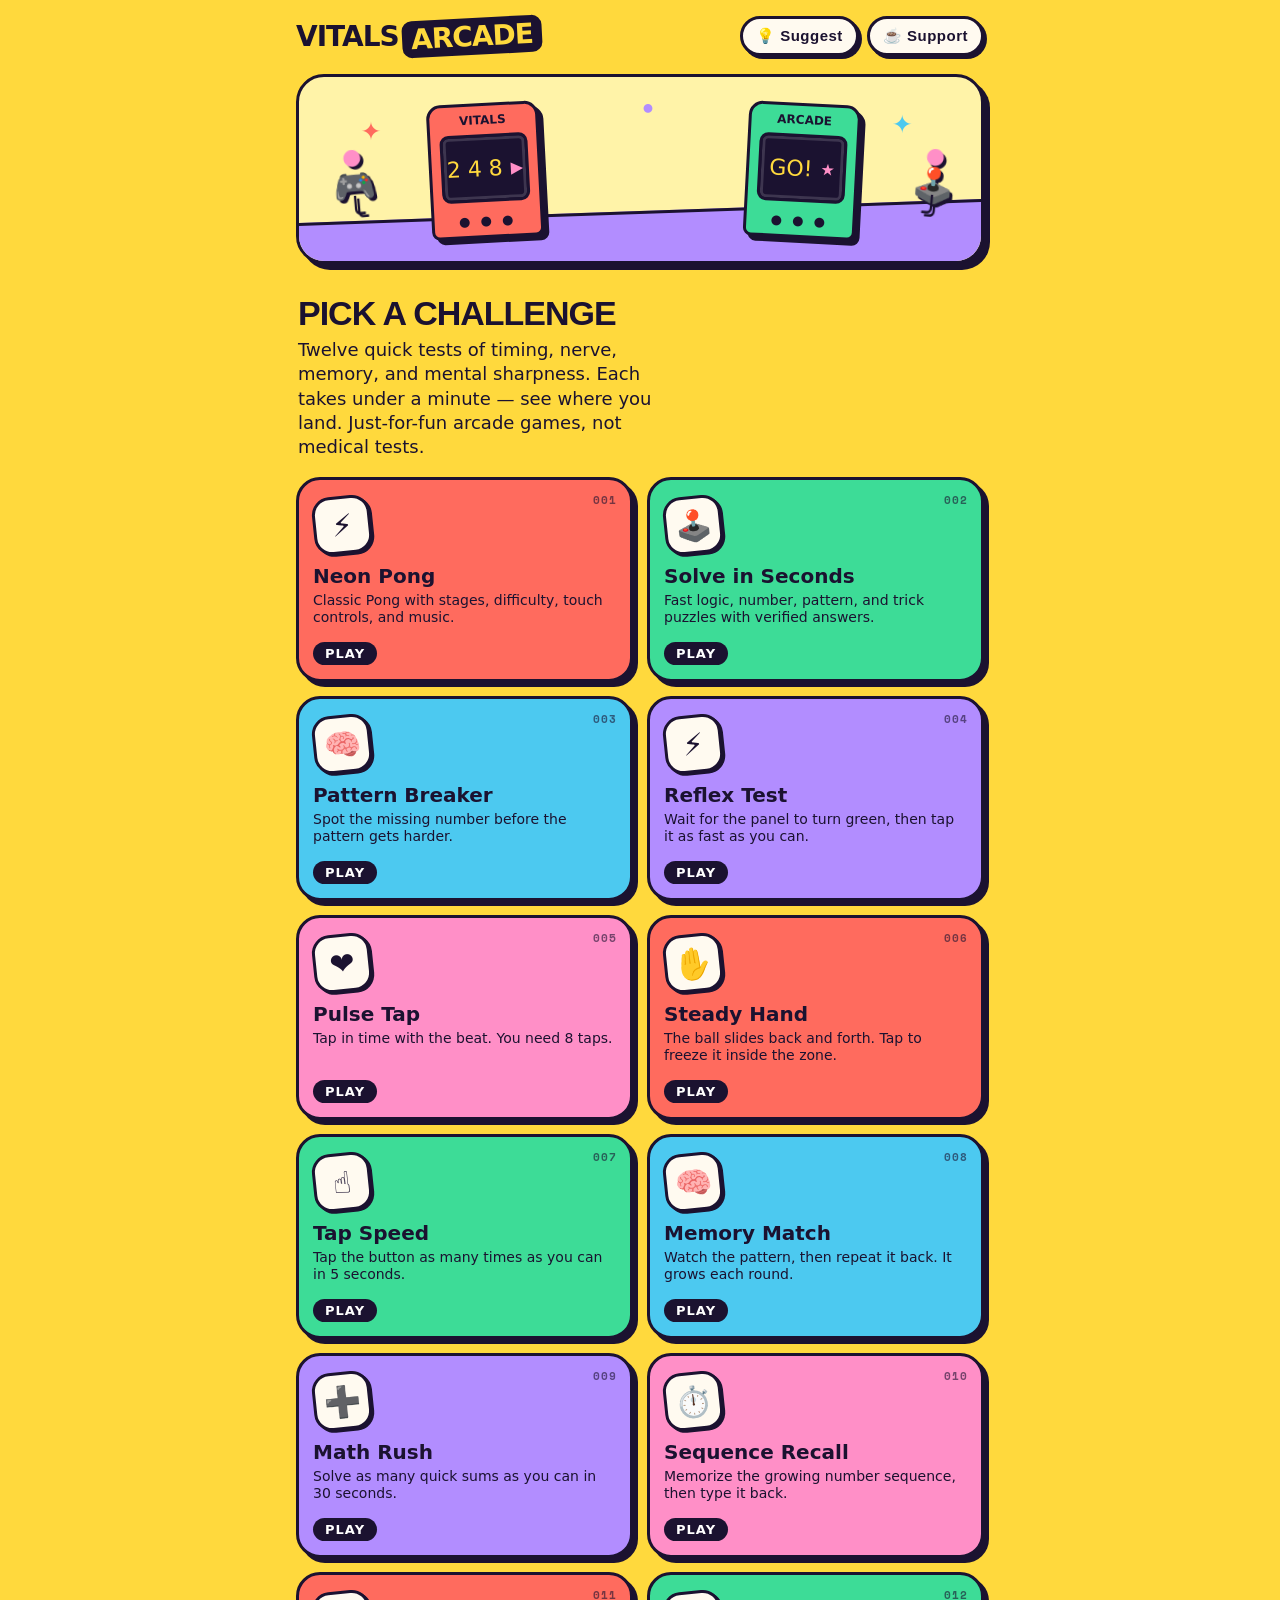
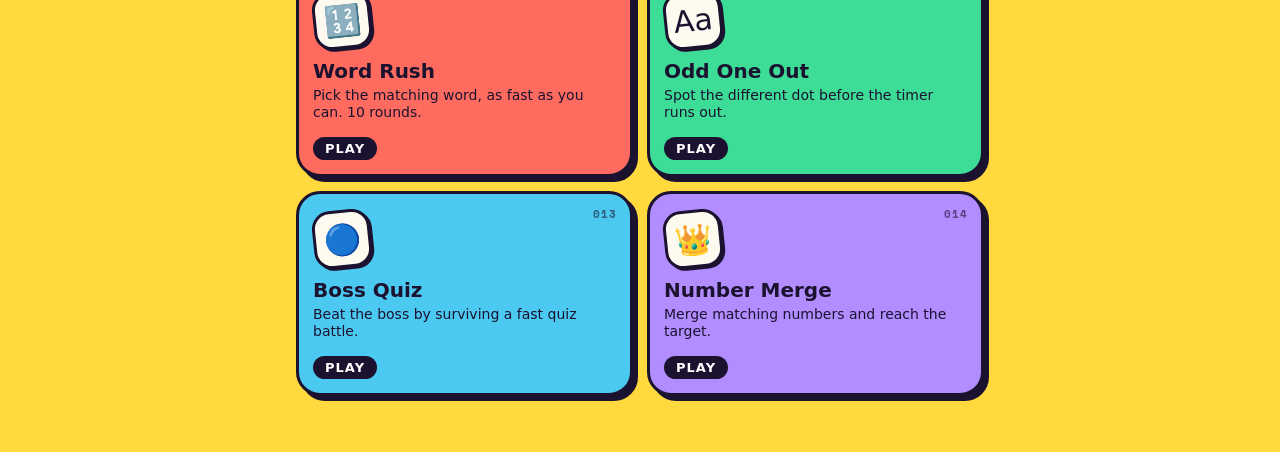
<file: index.html>
<!DOCTYPE html>
<html lang="en">
<head>
<meta charset="UTF-8">
<meta name="viewport" content="width=device-width, initial-scale=1.0, maximum-scale=1, user-scalable=no">
<meta name="base:app_id" content="6a9d0c60eae4ee0ceaa644b9" />
<title>Vitals Arcade</title>
<link rel="preconnect" href="https://fonts.googleapis.com">
<link rel="preconnect" href="https://fonts.gstatic.com" crossorigin>
<link href="https://fonts.googleapis.com/css2?family=Space+Mono:wght@400;700&family=Inter:wght@400;500;600;700;800&display=swap" rel="stylesheet">
<style>
  :root{
    --bg: #0d2130;
    --bg-deep: #081620;
    --panel: #12293b;
    --panel-hi: #17324a;
    --line: #24455c;
    --trace: #8fe3c1;
    --trace-dim: #4d7f74;
    --alert: #ff5a4e;
    --amber: #f2a93b;
    --text: #eaf2f2;
    --muted: #7f98a3;
    --radius: 14px;
  }
  *{box-sizing:border-box;}
  html,body{margin:0;padding:0;}
  body{
    background:
      radial-gradient(1200px 600px at 50% -10%, #123246 0%, var(--bg) 55%, var(--bg-deep) 100%);
    color:var(--text);
    font-family:'Inter',sans-serif;
    min-height:100vh;
    -webkit-font-smoothing:antialiased;
  }
  .mono{font-family:'Space Mono',monospace;}
  button{font-family:inherit;}
  #app{max-width:640px;margin:0 auto;padding:0 18px 60px;min-height:100vh;}

  /* ---------- Top bar / ECG signature ---------- */
  .topbar{padding:22px 2px 10px;}
  .brand-row{display:flex;align-items:baseline;justify-content:space-between;margin-bottom:14px;}
  .brand{
    font-family:'Space Mono',monospace;
    font-weight:700;
    font-size:20px;
    letter-spacing:0.5px;
    color:var(--text);
  }
  .brand span{color:var(--trace);}
  .brand-tag{font-size:11px;color:var(--muted);letter-spacing:1.5px;text-transform:uppercase;}

  .ecg-wrap{
    position:relative;
    height:64px;
    border-radius:10px;
    background:var(--bg-deep);
    border:1px solid var(--line);
    overflow:hidden;
  }
  .ecg-wrap svg{position:absolute;top:0;left:0;width:200%;height:100%;}
  .ecg-line{
    fill:none;
    stroke:var(--trace);
    stroke-width:2;
    stroke-linecap:round;
    stroke-linejoin:round;
    filter:drop-shadow(0 0 4px rgba(143,227,193,0.55));
    animation:ecg-scroll 4.5s linear infinite;
  }
  @keyframes ecg-scroll{
    from{transform:translateX(0);}
    to{transform:translateX(-50%);}
  }
  .ecg-grid{position:absolute;inset:0;
    background-image:
      repeating-linear-gradient(90deg, rgba(143,227,193,0.06) 0 1px, transparent 1px 24px),
      repeating-linear-gradient(0deg, rgba(143,227,193,0.06) 0 1px, transparent 1px 24px);
  }
  @media (prefers-reduced-motion: reduce){
    .ecg-line{animation:none;}
  }

  /* ---------- Hub grid ---------- */
  .hub-intro{margin:22px 2px 16px;}
  .hub-intro h1{font-size:15px;margin:0 0 4px;color:var(--muted);font-weight:600;letter-spacing:.3px;}
  .hub-intro p{margin:0;font-size:13px;color:var(--muted);line-height:1.5;}

  .grid{display:grid;grid-template-columns:1fr 1fr;gap:12px;margin-top:8px;}
  @media (max-width:420px){.grid{grid-template-columns:1fr;}}

  .card{
    background:linear-gradient(180deg, var(--panel-hi), var(--panel));
    border:1px solid var(--line);
    border-radius:var(--radius);
    padding:16px 14px 14px;
    text-align:left;
    cursor:pointer;
    position:relative;
    overflow:hidden;
    transition:transform .15s ease, border-color .15s ease;
    display:flex;flex-direction:column;gap:10px;
    min-height:168px;
  }
  .card:hover{transform:translateY(-2px);border-color:var(--trace-dim);}
  .card:focus-visible{outline:2px solid var(--trace);outline-offset:2px;}
  .card:active{transform:translateY(0);}
  .card-preview{height:52px;border-radius:8px;background:var(--bg-deep);position:relative;overflow:hidden;border:1px solid var(--line);}
  .card-num{
    position:absolute;top:10px;right:12px;
    font-size:10px;color:var(--muted);letter-spacing:1px;
  }
  .card h3{margin:0;font-size:15px;font-weight:700;}
  .card p{margin:0;font-size:12px;color:var(--muted);line-height:1.4;flex-grow:1;}
  .card .go{font-size:11px;color:var(--trace);font-weight:700;letter-spacing:1px;text-transform:uppercase;}

  /* mini previews */
  .mp-dot{position:absolute;width:8px;height:8px;border-radius:50%;background:var(--amber);top:50%;left:50%;transform:translate(-50%,-50%);}
  .mp-track{position:absolute;left:50%;top:6px;bottom:6px;width:2px;background:var(--line);transform:translateX(-50%);}
  .mp-marker{position:absolute;left:50%;width:10px;height:10px;border-radius:50%;background:var(--trace);transform:translate(-50%,-50%);}
  .mp-flash{position:absolute;inset:8px;border-radius:6px;}
  .mp-pulse{position:absolute;left:50%;top:50%;width:14px;height:14px;border-radius:50%;background:var(--alert);transform:translate(-50%,-50%);}
  .mp-bar{position:absolute;left:8px;right:8px;top:50%;height:4px;background:var(--line);border-radius:2px;transform:translateY(-50%);}
  .mp-zone{position:absolute;top:50%;height:14px;width:16%;background:rgba(143,227,193,0.25);border:1px solid var(--trace-dim);border-radius:3px;transform:translateY(-50%);left:42%;}
  .mp-ball{position:absolute;top:50%;width:9px;height:9px;border-radius:50%;background:var(--amber);transform:translate(-50%,-50%);}

  /* ---------- Game view ---------- */
  #game-view{padding-top:10px;}
  .game-header{display:flex;align-items:center;gap:10px;margin:14px 0 6px;}
  .back-btn{
    background:var(--panel);border:1px solid var(--line);color:var(--text);
    width:34px;height:34px;border-radius:9px;font-size:16px;cursor:pointer;
    display:flex;align-items:center;justify-content:center;flex-shrink:0;
  }
  .back-btn:hover{border-color:var(--trace-dim);}
  .game-title{font-size:17px;font-weight:800;margin:0;}
  .game-sub{font-size:12px;color:var(--muted);margin:0 0 18px;line-height:1.5;}

  .stage{
    background:linear-gradient(180deg, var(--panel-hi), var(--panel));
    border:1px solid var(--line);
    border-radius:var(--radius);
    padding:22px 16px;
    min-height:360px;
    display:flex;flex-direction:column;
    align-items:center;justify-content:center;
    gap:22px;
    position:relative;
  }
  .status-pill{
    font-family:'Space Mono',monospace;
    font-size:11px;letter-spacing:1.5px;text-transform:uppercase;
    padding:5px 12px;border-radius:20px;background:var(--bg-deep);
    border:1px solid var(--line);color:var(--muted);
  }
  .status-pill.live{color:var(--alert);border-color:rgba(255,90,78,0.4);}
  .status-pill.go{color:var(--trace);border-color:rgba(143,227,193,0.4);}

  .big-readout{font-family:'Space Mono',monospace;font-size:46px;font-weight:700;letter-spacing:1px;}
  .action-btn{
    font-family:'Inter',sans-serif;font-weight:700;font-size:15px;
    background:var(--trace);color:#062018;border:none;border-radius:12px;
    padding:16px 34px;cursor:pointer;letter-spacing:.3px;
    box-shadow:0 6px 0 var(--trace-dim);
    transition:transform .08s ease, box-shadow .08s ease;
    -webkit-tap-highlight-color:transparent;
    touch-action:none;user-select:none;
  }
  .action-btn:active{transform:translateY(4px);box-shadow:0 2px 0 var(--trace-dim);}
  .action-btn.alt{background:var(--amber);box-shadow:0 6px 0 #9c7222;}
  .action-btn.alt:active{box-shadow:0 2px 0 #9c7222;}
  .action-btn.danger{background:var(--alert);box-shadow:0 6px 0 #a53329;}
  .action-btn.danger:active{box-shadow:0 2px 0 #a53329;}
  .action-btn:disabled{opacity:.4;box-shadow:none;transform:none;cursor:default;}

  .hint{font-size:12px;color:var(--muted);text-align:center;max-width:260px;}

  /* hold track */
  .hold-track-wrap{width:70px;height:230px;display:flex;flex-direction:column;align-items:center;gap:8px;}
  .hold-track{position:relative;width:10px;flex:1;background:var(--bg-deep);border-radius:6px;border:1px solid var(--line);overflow:visible;}
  .hold-zone{position:absolute;left:-30px;width:70px;font-size:9px;color:var(--muted);text-align:right;padding-right:6px;letter-spacing:.5px;}
  .hold-zone-line{position:absolute;left:0;right:0;height:1px;background:var(--line);}
  .hold-fill{position:absolute;bottom:0;left:0;right:0;background:linear-gradient(0deg, var(--trace), var(--amber));border-radius:6px;height:0%;}
  .hold-marker{position:absolute;left:50%;width:20px;height:20px;border-radius:50%;background:var(--text);border:3px solid var(--amber);transform:translate(-50%,50%);bottom:0%;box-shadow:0 0 10px rgba(242,169,59,0.7);}

  /* reflex flash zone */
  .reflex-zone{
    width:220px;height:220px;border-radius:20px;
    display:flex;align-items:center;justify-content:center;
    font-family:'Space Mono',monospace;font-weight:700;font-size:16px;
    text-align:center;padding:20px;cursor:pointer;
    transition:background .05s ease;
    user-select:none;-webkit-tap-highlight-color:transparent;
  }
  .reflex-wait{background:var(--bg-deep);color:var(--muted);border:2px dashed var(--line);}
  .reflex-go{background:var(--trace);color:#062018;border:2px solid var(--trace);}
  .reflex-early{background:var(--alert);color:#2a0805;border:2px solid var(--alert);}

  /* pulse */
  .pulse-circle{
    width:120px;height:120px;border-radius:50%;
    background:radial-gradient(circle at 35% 30%, #ff8478, var(--alert));
    box-shadow:0 0 0 6px rgba(255,90,78,0.15);
    transition:transform .08s ease;
  }
  .pulse-taplog{display:flex;gap:6px;flex-wrap:wrap;justify-content:center;max-width:280px;}
  .taplog-chip{font-family:'Space Mono',monospace;font-size:11px;padding:4px 8px;border-radius:6px;background:var(--bg-deep);border:1px solid var(--line);color:var(--muted);}
  .taplog-chip.good{color:var(--trace);border-color:var(--trace-dim);}
  .taplog-chip.bad{color:var(--alert);border-color:rgba(255,90,78,0.4);}

  /* steady hand */
  .sh-bar-wrap{width:100%;max-width:320px;}
  .sh-bar{position:relative;height:14px;background:var(--bg-deep);border-radius:8px;border:1px solid var(--line);margin-bottom:24px;}
  .sh-zone{position:absolute;top:-4px;bottom:-4px;background:rgba(143,227,193,0.22);border:1px solid var(--trace-dim);border-radius:6px;}
  .sh-ball{position:absolute;top:50%;width:24px;height:24px;border-radius:50%;background:var(--amber);border:3px solid var(--text);transform:translate(-50%,-50%);box-shadow:0 0 10px rgba(242,169,59,0.6);}

  /* results */
  .result-wrap{display:flex;flex-direction:column;align-items:center;gap:10px;text-align:center;}
  .result-tier{font-family:'Space Mono',monospace;font-size:28px;font-weight:700;color:var(--trace);}
  .result-metric{font-size:13px;color:var(--muted);}
  .result-metric b{color:var(--text);font-family:'Space Mono',monospace;}
  .btn-row{display:flex;gap:10px;margin-top:6px;}
  .action-btn.small{padding:11px 20px;font-size:13px;}
  .ghost-btn{
    background:transparent;border:1px solid var(--line);color:var(--muted);
    padding:11px 20px;border-radius:12px;font-size:13px;font-weight:600;cursor:pointer;
  }
  .ghost-btn:hover{color:var(--text);border-color:var(--trace-dim);}

  /* ---------- Support / donate ---------- */
  .support-btn{
    background:transparent;border:1px solid var(--line);color:var(--muted);
    font-size:11px;letter-spacing:.5px;padding:7px 12px;border-radius:20px;
    cursor:pointer;display:flex;align-items:center;gap:6px;white-space:nowrap;
  }
  .support-btn:hover{color:var(--amber);border-color:var(--amber);}

  .tab-row{display:flex;gap:8px;width:100%;max-width:320px;}
  .tab-btn{
    flex:1;background:var(--bg-deep);border:1px solid var(--line);color:var(--muted);
    font-size:12px;font-weight:700;letter-spacing:.3px;padding:10px 6px;border-radius:9px;
    cursor:pointer;
  }
  .tab-btn.active{color:var(--bg-deep);background:var(--trace);border-color:var(--trace);}

  .support-panel{width:100%;display:flex;flex-direction:column;align-items:center;gap:16px;}
  .donate-link-btn{
    display:inline-flex;align-items:center;justify-content:center;gap:8px;
    width:100%;max-width:280px;text-decoration:none;
    font-weight:700;font-size:14px;border-radius:12px;padding:14px 18px;
    color:#062018;box-shadow:0 6px 0 rgba(0,0,0,0.25);
  }
  .donate-link-btn.paystack{background:#00c3f3;color:#04222b;box-shadow:0 6px 0 #0a8ba8;}
  .donate-link-btn:active{transform:translateY(3px);box-shadow:none;}

  .wallet-card{
    width:100%;background:var(--bg-deep);border:1px solid var(--line);border-radius:12px;
    padding:14px;display:flex;flex-direction:column;align-items:center;gap:10px;
  }
  .wallet-label{font-size:11px;letter-spacing:1px;color:var(--muted);text-transform:uppercase;}
  .wallet-qr{width:120px;height:120px;border-radius:8px;background:#fff;padding:6px;}
  .wallet-addr-row{display:flex;align-items:center;gap:8px;width:100%;}
  .wallet-addr{
    flex:1;font-family:'Space Mono',monospace;font-size:11px;color:var(--text);
    background:var(--panel);border:1px solid var(--line);border-radius:8px;
    padding:8px 10px;overflow:hidden;text-overflow:ellipsis;white-space:nowrap;
  }
  .copy-btn{
    background:var(--panel);border:1px solid var(--line);color:var(--trace);
    font-size:11px;font-weight:700;padding:8px 10px;border-radius:8px;cursor:pointer;flex-shrink:0;
  }
  .copy-btn:hover{border-color:var(--trace);}
  .copy-btn.copied{background:var(--trace);color:var(--bg-deep);border-color:var(--trace);}

  /* balance test */
  .bal-zone{
    width:160px;height:160px;border-radius:50%;
    background:var(--bg-deep);border:2px dashed var(--line);
    display:flex;align-items:center;justify-content:center;position:relative;
    touch-action:none;-webkit-tap-highlight-color:transparent;
  }
  .bal-zone.active{border-color:var(--trace);}
  .bal-dot{width:28px;height:28px;border-radius:50%;background:var(--trace);box-shadow:0 0 12px rgba(143,227,193,0.6);}
  .bal-ring{
    position:absolute;inset:0;border-radius:50%;
    background:conic-gradient(var(--trace) calc(var(--p,0)*1%), transparent 0);
    -webkit-mask:radial-gradient(farthest-side, transparent calc(100% - 5px), #000 calc(100% - 4px));
    mask:radial-gradient(farthest-side, transparent calc(100% - 5px), #000 calc(100% - 4px));
  }

  /* tap speed */
  .tap-count{font-family:'Space Mono',monospace;font-size:64px;font-weight:700;line-height:1;}
  .tap-target{
    width:180px;height:180px;border-radius:50%;
    background:var(--amber);color:#3a2a05;
    display:flex;align-items:center;justify-content:center;
    font-weight:800;font-size:16px;letter-spacing:.5px;
    box-shadow:0 8px 0 #9c7222;
    cursor:pointer;user-select:none;-webkit-tap-highlight-color:transparent;touch-action:none;
  }
  .tap-target:active{transform:translateY(6px);box-shadow:0 2px 0 #9c7222;}

  /* memory */
  .mem-grid{display:grid;grid-template-columns:1fr 1fr;gap:10px;width:200px;height:200px;}
  .mem-tile{border-radius:12px;border:1px solid var(--line);cursor:pointer;transition:filter .1s ease, transform .06s ease;}
  .mem-tile:active{transform:scale(0.96);}
  .mem-tile.t0{background:#1c4a68;} .mem-tile.t1{background:#5c3a12;} .mem-tile.t2{background:#5c1f1a;} .mem-tile.t3{background:#1f4a3d;}
  .mem-tile.lit.t0{background:#3fa9df;} .mem-tile.lit.t1{background:var(--amber);} .mem-tile.lit.t2{background:var(--alert);} .mem-tile.lit.t3{background:var(--trace);}
  .mem-level{font-family:'Space Mono',monospace;font-size:13px;color:var(--muted);}

  /* breathing */
  .breathe-circle{
    width:140px;height:140px;border-radius:50%;
    background:radial-gradient(circle at 35% 30%, #a9f0d8, var(--trace));
    transform:scale(0.7);
    transition:transform 4s ease-in-out;
    box-shadow:0 0 0 8px rgba(143,227,193,0.12);
  }
  .breathe-label{font-family:'Space Mono',monospace;font-size:15px;letter-spacing:2px;color:var(--trace);text-transform:uppercase;}
  .breathe-cycles{font-size:12px;color:var(--muted);}
  .mood-row{display:flex;gap:8px;}
  .mood-btn{
    background:var(--bg-deep);border:1px solid var(--line);color:var(--text);
    font-size:12px;padding:9px 14px;border-radius:10px;cursor:pointer;
  }
  .mood-btn:hover{border-color:var(--trace);}

  /* ---------- Feedback / suggestions ---------- */
  .suggest-btn{
    background:transparent;border:1px solid var(--line);color:var(--muted);
    font-size:11px;letter-spacing:.5px;padding:7px 12px;border-radius:20px;
    cursor:pointer;display:flex;align-items:center;gap:6px;white-space:nowrap;
  }
  .suggest-btn:hover{color:var(--trace);border-color:var(--trace);}
  .icon-btn-row{display:flex;gap:8px;}

  .feedback-form{width:100%;display:flex;flex-direction:column;gap:12px;}
  .feedback-form label{font-size:11px;color:var(--muted);letter-spacing:.5px;text-transform:uppercase;display:block;margin-bottom:6px;}
  .feedback-form input, .feedback-form textarea{
    width:100%;background:var(--bg-deep);border:1px solid var(--line);border-radius:10px;
    color:var(--text);font-family:'Inter',sans-serif;font-size:13px;padding:11px 12px;resize:vertical;
  }
  .feedback-form input:focus, .feedback-form textarea:focus{outline:none;border-color:var(--trace);}
  .feedback-form textarea{min-height:100px;}
  .feedback-status{font-size:12px;color:var(--trace);text-align:center;min-height:16px;}
  .feedback-status.error{color:var(--alert);}

  .gform-embed{
    width:100%;
    min-height:520px;
    border:none;
    border-radius:10px;
    background:#fff;
  }

  /* math rush */
  .mr-problem{font-family:'Space Mono',monospace;font-size:44px;font-weight:700;letter-spacing:1px;}
  .mr-input-row{display:flex;gap:10px;align-items:center;}
  .mr-input{
    width:120px;font-family:'Space Mono',monospace;font-size:26px;text-align:center;
    background:var(--bg-deep);border:2px solid var(--line);border-radius:10px;color:var(--text);
    padding:10px 6px;
  }
  .mr-input:focus{outline:none;border-color:var(--trace);}
  .mr-stats{display:flex;gap:18px;font-family:'Space Mono',monospace;font-size:13px;color:var(--muted);}
  .mr-stats b{color:var(--trace);}

  /* sequence recall */
  .sq-display{font-family:'Space Mono',monospace;font-size:52px;font-weight:700;letter-spacing:8px;color:var(--amber);min-height:64px;}
  .sq-input{
    width:220px;font-family:'Space Mono',monospace;font-size:24px;text-align:center;letter-spacing:6px;
    background:var(--bg-deep);border:2px solid var(--line);border-radius:10px;color:var(--text);
    padding:10px 6px;
  }
  .sq-input:focus{outline:none;border-color:var(--trace);}

  /* word rush */
  .wr-mode{font-family:'Space Mono',monospace;font-size:12px;letter-spacing:1.5px;color:var(--amber);text-transform:uppercase;}
  .wr-word{font-size:38px;font-weight:800;}
  .wr-options{display:grid;grid-template-columns:1fr 1fr;gap:10px;width:100%;max-width:320px;}
  .wr-opt{
    background:var(--bg-deep);border:1px solid var(--line);border-radius:10px;color:var(--text);
    font-size:15px;font-weight:600;padding:14px 8px;cursor:pointer;
  }
  .wr-opt:active{transform:scale(0.97);}
  .wr-opt.correct{background:var(--trace);color:var(--bg-deep);border-color:var(--trace);}
  .wr-opt.wrong{background:var(--alert);color:#2a0805;border-color:var(--alert);}

  /* odd one out */
  .oo-grid{display:grid;grid-template-columns:repeat(4,1fr);gap:10px;width:260px;}
  .oo-cell{
    aspect-ratio:1;border-radius:10px;background:var(--bg-deep);border:1px solid var(--line);
    display:flex;align-items:center;justify-content:center;cursor:pointer;
  }
  .oo-dot{width:34%;height:34%;border-radius:50%;background:#3fa9df;}
  .oo-dot.odd{background:#8fe3c1;}
  .oo-timerbar{width:100%;max-width:260px;height:6px;background:var(--bg-deep);border-radius:3px;overflow:hidden;border:1px solid var(--line);}
  .oo-timerfill{height:100%;background:var(--amber);width:100%;}

  [hidden]{display:none !important;}
/* VITALS ARCADE 2026 CARTOON SKIN */
:root{
  --bg:#ffd93d;--bg-deep:#ffe66d;--panel:#fffaf0;--panel-hi:#ffffff;
  --line:#1b1230;--trace:#1b1230;--trace-dim:#1b1230;
  --alert:#ff6b5e;--amber:#ffb703;--text:#1b1230;--muted:#5b506f;
  --radius:24px;
}
html,body{background:var(--bg);color:var(--text);}
body{font-family:"Fredoka","Trebuchet MS",ui-rounded,system-ui,sans-serif;font-weight:500;}
#app{max-width:720px;padding:16px 16px 56px;}
.topbar{padding:0 0 4px;}
.brand-row{align-items:center;margin-bottom:18px;}
.brand{font-family:"Fredoka",ui-rounded,system-ui,sans-serif;font-size:28px;letter-spacing:-1px;color:var(--ink,var(--text));}
.brand span{background:var(--text);color:var(--bg);padding:2px 9px;border-radius:10px;display:inline-block;transform:rotate(-3deg);margin-left:3px;}
.suggest-btn,.support-btn{font:600 15px "Fredoka",sans-serif;color:var(--text);background:var(--panel);border:3px solid var(--text);box-shadow:3px 3px 0 var(--text);padding:8px 13px;border-radius:99px;}
.suggest-btn:active,.support-btn:active{transform:translate(3px,3px);box-shadow:none;}
.arcade-scene{height:190px;margin:4px 0 20px;position:relative;overflow:hidden;border:3px solid var(--text);border-radius:28px;background:#fff3a8;box-shadow:6px 6px 0 var(--text);}
.scene-floor{position:absolute;left:-5%;right:-5%;bottom:-22px;height:72px;background:#b28dff;border-top:3px solid var(--text);transform:rotate(-2deg);}
.scene-cabinet{position:absolute;width:112px;height:135px;bottom:23px;border:3px solid var(--text);border-radius:14px 14px 8px 8px;background:#ff6b5e;box-shadow:5px 5px 0 var(--text);z-index:2;transform:rotate(-3deg);}
.cabinet-a{left:19%;}.cabinet-b{right:18%;background:#3ddc97;transform:rotate(3deg);}
.cab-top{text-align:center;font-weight:700;font-size:12px;padding:7px 4px 3px;}
.screen{margin:4px 9px;height:68px;border:3px solid var(--text);border-radius:9px;background:#1b1230;color:#ffd93d;display:flex;align-items:center;justify-content:center;gap:8px;font-size:22px;box-shadow:inset 0 0 0 3px rgba(255,255,255,.15);}
.screen b{font-size:16px;color:#ff8fc7;}
.controls{text-align:center;font-size:13px;letter-spacing:3px;padding-top:7px;}
.scene-player{position:absolute;z-index:3;font-size:30px;text-align:center;filter:drop-shadow(3px 3px 0 var(--text));}
.player-a{left:5%;bottom:38px;transform:rotate(-5deg);animation:bob .9s ease-in-out infinite alternate;}
.player-b{right:4%;bottom:39px;transform:rotate(5deg);animation:bob 1.05s ease-in-out infinite alternate-reverse;}
.scene-player .head{font-size:22px;line-height:20px;color:#ff8fc7;}
.scene-player .body{font-size:34px;line-height:38px;}
.scene-player .arm{font-size:30px;line-height:18px;}
.scene-spark{position:absolute;font-size:25px;font-weight:700;z-index:4;animation:pop 1.2s ease-in-out infinite alternate;}
.s1{left:9%;top:22%;color:#ff6b5e}.s2{right:10%;top:18%;color:#4cc9f0;animation-delay:.35s}.s3{left:50%;top:10%;color:#b28dff;animation-delay:.7s}
@keyframes bob{from{transform:translateY(2px) rotate(-4deg)}to{transform:translateY(-5px) rotate(4deg)}}@keyframes pop{from{transform:scale(.8) rotate(-8deg);opacity:.6}to{transform:scale(1.15) rotate(8deg);opacity:1}}
.hub-intro{margin:8px 2px 18px;}
.hub-intro h1{font-family:"Fredoka",sans-serif;font-size:34px;line-height:1;margin:0 0 8px;color:var(--text);letter-spacing:-1px;}
.hub-intro p{font-size:18px;color:var(--text);line-height:1.35;max-width:34ch;}
.grid{grid-template-columns:repeat(2,1fr);gap:14px;margin-top:8px;}
.card{--c:#ff6b5e;background:var(--c);border:3px solid var(--text);border-radius:24px;padding:14px;min-height:205px;box-shadow:5px 5px 0 var(--text);color:var(--text);transition:transform .12s,box-shadow .12s;display:flex;flex-direction:column;align-items:flex-start;gap:5px;overflow:hidden;}
.card:hover{transform:translate(-2px,-2px) rotate(-1deg);box-shadow:8px 8px 0 var(--text);border-color:var(--text);}
.card.c1{--c:#ff6b5e}.card.c2{--c:#3ddc97}.card.c3{--c:#4cc9f0}.card.c4{--c:#b28dff}.card.c5{--c:#ff8fc7}
.card-num{position:absolute;right:13px;top:12px;font-size:11px;font-weight:700;color:var(--text);opacity:.6;}
.ico{width:58px;height:58px;display:grid;place-items:center;font-size:30px;background:var(--panel);border:3px solid var(--text);border-radius:18px;transform:rotate(-6deg);margin:2px 0 7px;box-shadow:2px 2px 0 var(--text);}
.card-name{font-size:20px;font-weight:700;line-height:1.05;text-align:left;}
.card-desc{font-size:14px;line-height:1.2;flex:1;text-align:left;}
.card .go{font-size:13px;font-weight:700;background:var(--text);color:#fff;padding:4px 12px;border-radius:99px;margin-top:4px;}
.card-preview{display:none;}
@media(max-width:420px){.grid{grid-template-columns:1fr 1fr;gap:11px}.card{min-height:190px;padding:12px}.card-name{font-size:18px}.card-desc{font-size:13px}.ico{width:52px;height:52px;font-size:27px}}
@media(max-width:360px){.grid{grid-template-columns:1fr}.card{min-height:178px}}
.game-header{margin-top:10px}.back-btn{background:var(--panel);border:3px solid var(--text);color:var(--text);box-shadow:3px 3px 0 var(--text);border-radius:12px;}
.stage{background:var(--panel);border:3px solid var(--text);border-radius:24px;box-shadow:5px 5px 0 var(--text);}
.action-btn{background:var(--mint,#3ddc97);color:var(--text);border:3px solid var(--text);box-shadow:0 5px 0 var(--text);border-radius:14px;}
.action-btn.alt{background:#ffb703;box-shadow:0 5px 0 var(--text)}.action-btn.danger{background:#ff6b5e;box-shadow:0 5px 0 var(--text)}
.status-pill,.ghost-btn,.tab-btn,.mood-btn{border:2px solid var(--text);color:var(--text);background:var(--bg-deep);}
@media(prefers-reduced-motion:reduce){.scene-player,.scene-spark{animation:none!important;}}
</style>
</head>
<body>
<div id="app">

  <div class="topbar">
    <div class="brand-row">
      <div class="brand">VITALS<span>ARCADE</span></div>
      <div class="icon-btn-row">
        <button class="suggest-btn" id="suggest-btn">&#128161; Suggest</button>
        <button class="support-btn" id="support-btn">&#9749; Support</button>
      </div>
    </div>
    <div class="arcade-scene" aria-label="Cartoon arcade scene showing people playing games">
      <div class="scene-spark s1">✦</div><div class="scene-spark s2">✦</div><div class="scene-spark s3">•</div>
      <div class="scene-player player-a"><div class="head">●</div><div class="body">🎮</div><div class="arm">╰</div></div>
      <div class="scene-player player-b"><div class="head">●</div><div class="body">🕹️</div><div class="arm">╯</div></div>
      <div class="scene-cabinet cabinet-a"><div class="cab-top">VITALS</div><div class="screen"><span>2 4 8</span><b>▶</b></div><div class="controls">● ● ●</div></div>
      <div class="scene-cabinet cabinet-b"><div class="cab-top">ARCADE</div><div class="screen"><span>GO!</span><b>★</b></div><div class="controls">● ● ●</div></div>
      <div class="scene-floor"></div>
    </div>
  </div>

  <!-- HUB -->
  <main id="hub">
    <div class="hub-intro">
      <h1>PICK A CHALLENGE</h1>
      <p>Twelve quick tests of timing, nerve, memory, and mental sharpness. Each takes under a minute &mdash; see where you land. Just-for-fun arcade games, not medical tests.</p>
    </div>
    <div class="grid" id="hub-grid"></div>
  </main>

  <!-- GAME VIEW -->
  <main id="game-view" hidden>
    <div class="game-header">
      <button class="back-btn" id="back-btn" aria-label="Back to hub">&#8592;</button>
      <div>
        <p class="game-title" id="game-title"></p>
      </div>
    </div>
    <p class="game-sub" id="game-sub"></p>
    <div class="stage" id="stage"></div>
  </main>

  <!-- SUPPORT / DONATE VIEW -->
  <main id="support-view" hidden>
    <div class="game-header">
      <button class="back-btn" id="support-back-btn" aria-label="Back to hub">&#8592;</button>
      <div>
        <p class="game-title">Buy me a coffee</p>
      </div>
    </div>
    <p class="game-sub">If you enjoyed the arcade, a tip keeps the lights on. Pick a method below.</p>
    <div class="stage" id="support-stage" style="min-height:auto;padding:24px 16px;"></div>
  </main>

  <!-- SUGGEST / FEEDBACK VIEW -->
  <main id="suggest-view" hidden>
    <div class="game-header">
      <button class="back-btn" id="suggest-back-btn" aria-label="Back to hub">&#8592;</button>
      <div>
        <p class="game-title">Suggest a game</p>
      </div>
    </div>
    <p class="game-sub">Got an idea for a new mini-game, or feedback on this one? Send it over.</p>
    <div class="stage" id="suggest-stage" style="min-height:auto;padding:24px 16px;"></div>
  </main>

</div>

<script>
(function(){
  "use strict";

  /* ============================================================
     DONATE CONFIG — edit these with your own details.
     ============================================================ */
  var DONATE = {
    // A Paystack Payment Page URL, created in the Paystack dashboard
    // (Revenue -> Payment Pages -> Create page).
    paystackLink: 'https://paystack.shop/pay/lpns5l4iqe',
    // Binance Pay "scan to pay" details.
    // Your QR code is embedded below as image data, so no separate file
    // upload is needed. To replace it later: open Binance app -> Wallet ->
    // Pay -> Receive, save the new QR image, base64-encode it, and swap
    // the qrImage value for a new 'data:image/png;base64,...' string.
    binance: {
      qrImage: '[data-uri]',
      binancePayId: 'Blockchain enthusiastic'
    }
  };

  var hubGrid = document.getElementById('hub-grid');
  var hub = document.getElementById('hub');
  var gameView = document.getElementById('game-view');
  var supportView = document.getElementById('support-view');
  var supportStage = document.getElementById('support-stage');
  var stage = document.getElementById('stage');
  var gameTitleEl = document.getElementById('game-title');
  var gameSubEl = document.getElementById('game-sub');
  var backBtn = document.getElementById('back-btn');
  var supportBtn = document.getElementById('support-btn');
  var supportBackBtn = document.getElementById('support-back-btn');
  var suggestView = document.getElementById('suggest-view');
  var suggestStage = document.getElementById('suggest-stage');
  var suggestBtn = document.getElementById('suggest-btn');
  var suggestBackBtn = document.getElementById('suggest-back-btn');

  var activeGame = null;
  var rafHandles = [];

  function raf(fn){ var id = requestAnimationFrame(fn); rafHandles.push(id); return id; }
  function clearRafs(){ rafHandles.forEach(cancelAnimationFrame); rafHandles = []; }

  // simple beep via WebAudio, created lazily on first user gesture
  var audioCtx = null;
  function beep(freq, dur, vol){
    try{
      if(!audioCtx) audioCtx = new (window.AudioContext || window.webkitAudioContext)();
      var o = audioCtx.createOscillator();
      var g = audioCtx.createGain();
      o.frequency.value = freq || 880;
      o.type = 'sine';
      g.gain.value = vol || 0.05;
      o.connect(g); g.connect(audioCtx.destination);
      o.start();
      g.gain.exponentialRampToValueAtTime(0.0001, audioCtx.currentTime + (dur||0.08));
      o.stop(audioCtx.currentTime + (dur||0.08) + 0.02);
    }catch(e){ /* audio not available, ignore */ }
  }

  /* ============================================================
     FEEDBACK CONFIG — edit these with your own details.
     ============================================================ */
  var FEEDBACK = {
    // Optional: a Google Form URL (the normal "share" link, ending in
    // /viewform). If set, the Suggest panel embeds this form directly
    // instead of the built-in text box. Leave blank to skip this.
    googleFormUrl: 'https://docs.google.com/forms/d/e/1FAIpQLSf6rx-rm2kCUl36cTE6CDkkmU9MrS4kj-x73M6QfCuj1lAuEw/viewform',
    // Optional: a Formspree endpoint (formspree.io/f/xxxxxxx) or similar
    // form-backend URL that accepts a JSON POST. Only used if
    // googleFormUrl above is blank. Leave both blank to fall back to
    // opening the visitor's email client instead.
    endpoint: '',
    // Fallback email address used when neither option above is set.
    email: 'you@example.com'
  };

  /* ============================================================
     TIPS — short, non-medical suggestions shown after each result.
     Keyed by game id, then by tier name.
     ============================================================ */
  var TIPS = {
    default: 'Nice run. Try another game to see how you do.',
    hold: {
      NOVICE: 'Short holds are common when you\u2019re tense. A slow four-count breath before you start can help.',
      CONTENDER: 'Solid. Relaxing your shoulders before you hold tends to buy a few extra seconds.',
      ATHLETE: 'Strong hold. The Breathing Pacer is a good way to cool down after this one.',
      FREEDIVER: 'Excellent control. See if that steadiness carries over to the Balance Test.'
    },
    reflex: {
      LIGHTNING: 'Fast. Reaction time is naturally quicker earlier in the day \u2014 try again later and compare.',
      QUICK: 'Above average. Fatigue and distraction are the biggest things that slow this down.',
      AVERAGE: 'Right in the typical range. A short break and another attempt often shaves off time.',
      SLUGGISH: 'Reaction time dips with tiredness or a busy mind \u2014 worth another go when you\u2019re fresh.'
    },
    pulse: {
      METRONOME: 'Excellent internal timing. Musicians and athletes both lean on this skill.',
      'IN THE POCKET': 'Good rhythm sense. A few practice rounds usually tightens this further.',
      'OFF-BEAT': 'Timing wandered a bit \u2014 try focusing on the sound of the beat rather than watching the circle.',
      ARRHYTHMIC: 'Rhythm takes practice. Try counting "1-2-3-4" quietly along with the pulse next time.'
    },
    steady: {
      BULLSEYE: 'Dead on. Your timing and read on speed are both sharp.',
      SHARP: 'Close call. Watching the zone rather than the ball itself can help you anticipate.',
      SHAKY: 'A bit early or late \u2014 try tracking the rhythm of the motion instead of reacting.',
      MISS: 'Timing games take a few tries to click \u2014 give it another shot.'
    },
    balance: {
      'ROCK STEADY': 'Very still hands. That kind of control helps with anything fine-motor, from drawing to surgery jokes aside.',
      STEADY: 'Good control. Resting your elbow or arm can steady things even more.',
      SHAKY: 'A little wobble is normal \u2014 caffeine, cold, and fatigue all add tremor.',
      JITTERY: 'Hands are naturally less steady when tired or wired \u2014 try again after a short rest.'
    },
    tapspeed: {
      BLUR: 'Very fast tapping \u2014 your finger speed is well above average.',
      RAPID: 'Quick hands. Consistent tapping speed tends to beat all-out bursts.',
      QUICK: 'Solid pace. Relaxing your wrist rather than tensing it usually speeds this up.',
      CASUAL: 'Steady and unhurried. Try tapping with a lighter touch for more speed.'
    },
    memory: {
      SAVANT: 'Outstanding recall \u2014 that\u2019s a long sequence to hold in short-term memory.',
      'STEEL TRAP': 'Strong working memory. Grouping the pattern into chunks tends to help push it further.',
      SHARP: 'Solid recall. Saying the sequence out loud in your head as it plays can extend this.',
      NOVICE: 'Short-term memory for sequences varies a lot day to day \u2014 try again when you\u2019re less distracted.'
    },
    breathing: {
      DONE: 'Nice reset. A minute of paced breathing can take the edge off a stressful moment.'
    },
    mathrush: {
      'WARMING UP': 'Mental math is a use-it-or-lose-it skill \u2014 a few rounds a day sharpens it fast.',
      SHARP: 'Solid pace. Rounding numbers before calculating exactly tends to speed this up.',
      CALCULATOR: 'Quick hands and a quick mind. Try Sequence Recall to test a different kind of memory.',
      'HUMAN ABACUS': 'Excellent speed. Multiplication tends to be the slowest operation \u2014 you clearly have that covered too.'
    },
    sequence: {
      NOVICE: 'Digit span naturally varies \u2014 grouping numbers into pairs as you look at them can help.',
      SHARP: 'Solid recall. Repeating the digits in your head as they appear tends to extend this further.',
      'STEEL TRAP': 'Strong working memory. Try Math Rush next to put it under time pressure.',
      SAVANT: 'That\u2019s a long span to hold in short-term memory \u2014 genuinely impressive.'
    },
    wordrush: {
      RUSTY: 'Vocabulary recall warms up with use \u2014 reading regularly is the best long-term booster.',
      SOLID: 'Good instincts. Reading the word out loud in your head before answering can help.',
      WORDSMITH: 'Strong vocabulary. Try Sequence Recall to test a different kind of quick recall.',
      LEXICON: 'Excellent range \u2014 you clearly read widely.'
    },
    oddoneout: {
      'WARMING UP': 'Visual search speed varies with fatigue \u2014 worth another go when you\u2019re more alert.',
      'KEEN EYE': 'Good eye. Scanning in a fixed pattern (left to right, row by row) tends to help.',
      'HAWK EYE': 'Sharp visual discrimination. Try Balance Test to see if your hands are as steady as your eyes.',
      'EAGLE VISION': 'Excellent — that\u2019s a fast, accurate visual search under real time pressure.'
    }
  };

  function pickNextGame(gameId){
    var idx = GAMES.findIndex(function(g){ return g.id === gameId; });
    if(idx === -1) return null;
    return GAMES[(idx+1) % GAMES.length];
  }

  function tierBlock(gameId, tierName, metricLabel, metricValue){
    var tip = (TIPS[gameId] && TIPS[gameId][tierName]) || TIPS.default;
    var next = pickNextGame(gameId);
    var wrap = document.createElement('div');
    wrap.className = 'result-wrap';
    wrap.innerHTML =
      '<div class="status-pill">RESULT</div>' +
      '<div class="result-tier">' + tierName + '</div>' +
      '<div class="result-metric">' + metricLabel + ' <b>' + metricValue + '</b></div>' +
      '<p class="hint">' + tip + '</p>' +
      '<div class="btn-row">' +
        '<button class="action-btn small" id="play-again">Play again</button>' +
        (next ? '<button class="action-btn small alt" id="try-next">Try ' + next.title + '</button>' : '') +
      '</div>' +
      '<button class="ghost-btn" id="to-hub" style="margin-top:2px;">All games</button>';
    return wrap;
  }

  function wireResultButtons(container, restartFn, gameId){
    container.querySelector('#play-again').addEventListener('click', restartFn);
    container.querySelector('#to-hub').addEventListener('click', showHub);
    var nextBtn = container.querySelector('#try-next');
    if(nextBtn){
      nextBtn.addEventListener('click', function(){
        var next = pickNextGame(gameId);
        if(next) openGame(next);
      });
    }
  }

  /* ============================================================
     GAME 1: HOLD STEADY  (breath-hold style press & hold)
  ============================================================ */
  

  /* ============================================================
     GAME 2: REFLEX TEST
  ============================================================ */
  var ReflexTest = {
    id: 'reflex',
    title: 'Reflex Test',
    tagline: 'Wait for the panel to turn green, then tap it as fast as you can.',
    previewInit: function(el){
      el.innerHTML = '<div class="mp-flash" style="background:var(--bg-deep);"></div>';
      var flash = el.querySelector('.mp-flash');
      var t = 0;
      return function(){
        t += 0.02;
        var on = Math.sin(t*0.7) > 0.85;
        flash.style.background = on ? 'var(--trace)' : 'var(--bg-deep)';
      };
    },
    tiers: [
      {max:180, name:'LIGHTNING'},
      {max:280, name:'QUICK'},
      {max:400, name:'AVERAGE'},
      {max:Infinity, name:'SLUGGISH'}
    ],
    render: function(){
      gameTitleEl.textContent = this.title;
      gameSubEl.textContent = this.tagline;
      var self = this;
      stage.innerHTML =
        '<div class="status-pill" id="rf-status">GET READY</div>' +
        '<div class="reflex-zone reflex-wait" id="rf-zone" tabindex="0" role="button">Tap anywhere<br>when it turns green</div>' +
        '<p class="hint">Tapping early restarts the round.</p>';

      var zone = stage.querySelector('#rf-zone');
      var statusEl = stage.querySelector('#rf-status');
      var state = 'waiting'; // waiting -> armed -> go
      var timeoutId, goTime;

      function schedule(){
        state = 'armed';
        zone.className = 'reflex-zone reflex-wait';
        zone.innerHTML = 'Wait for green\u2026';
        statusEl.textContent = 'WAITING';
        statusEl.className = 'status-pill';
        var delay = 1200 + Math.random()*2600;
        timeoutId = setTimeout(function(){
          state = 'go';
          goTime = performance.now();
          zone.className = 'reflex-zone reflex-go';
          zone.innerHTML = 'TAP NOW';
          statusEl.textContent = 'GO';
          statusEl.className = 'status-pill go';
          beep(920, 0.06, 0.04);
        }, delay);
      }

      function onTap(){
        if(state === 'armed'){
          clearTimeout(timeoutId);
          zone.className = 'reflex-zone reflex-early';
          zone.innerHTML = 'Too soon!<br><span style="font-size:12px;font-weight:400;">Resetting\u2026</span>';
          statusEl.textContent = 'JUMPED THE GUN';
          setTimeout(schedule, 1000);
          return;
        }
        if(state === 'go'){
          var rt = performance.now() - goTime;
          finish(rt);
        }
      }

      zone.addEventListener('pointerdown', onTap);
      schedule();

      function finish(rt){
        var tier = self.tiers.find(function(t){ return rt <= t.max; });
        var block = tierBlock(self.id, tier.name, 'Reaction time', Math.round(rt) + 'ms');
        stage.innerHTML = '';
        stage.appendChild(block);
        wireResultButtons(block, function(){ self.render(); }, self.id);
      }

      this._cleanup = function(){ clearTimeout(timeoutId); };
    },
    cleanup: function(){ if(this._cleanup) this._cleanup(); }
  };

  /* ============================================================
     GAME 3: PULSE TAP  (rhythm accuracy)
  ============================================================ */
  var PulseTap = {
    id: 'pulse',
    title: 'Pulse Tap',
    tagline: 'Tap in time with the beat. You need 8 taps.',
    previewInit: function(el){
      el.innerHTML = '<div class="mp-pulse"></div>';
      var p = el.querySelector('.mp-pulse');
      var t = 0;
      return function(){
        t += 0.06;
        var s = 0.7 + Math.max(0, Math.sin(t*3)) * 0.6;
        p.style.transform = 'translate(-50%,-50%) scale(' + s + ')';
      };
    },
    bpm: 92,
    totalBeats: 8,
    tiers: [
      {max:60, name:'METRONOME'},
      {max:140, name:'IN THE POCKET'},
      {max:260, name:'OFF-BEAT'},
      {max:Infinity, name:'ARRHYTHMIC'}
    ],
    render: function(){
      gameTitleEl.textContent = this.title;
      gameSubEl.textContent = this.tagline;
      var self = this;
      var interval = 60000 / this.bpm;
      stage.innerHTML =
        '<div class="status-pill" id="pt-status">TAP TO START</div>' +
        '<div class="pulse-circle" id="pt-circle"></div>' +
        '<div class="pulse-taplog" id="pt-log"></div>' +
        '<button class="action-btn alt" id="pt-btn">TAP</button>' +
        '<p class="hint">First tap starts the beat. Then tap along with the pulse.</p>';

      var circle = stage.querySelector('#pt-circle');
      var log = stage.querySelector('#pt-log');
      var btn = stage.querySelector('#pt-btn');
      var statusEl = stage.querySelector('#pt-status');

      var started = false;
      var beatIndex = 0;
      var startTime = 0;
      var deviations = [];
      var pulseRafId;

      function pulseAnim(){
        if(!started) return;
        var elapsed = performance.now() - startTime;
        var phase = (elapsed % interval) / interval; // 0..1
        var s = 1 + Math.max(0, Math.sin(phase * Math.PI)) * 0.18;
        circle.style.transform = 'scale(' + s + ')';
        // trigger beep + light on each beat crossing
        var currentBeat = Math.floor(elapsed / interval);
        if(currentBeat > beatIndex && currentBeat <= self.totalBeats){
          beatIndex = currentBeat;
          beep(700, 0.05, 0.035);
        }
        pulseRafId = raf(pulseAnim);
      }

      function addChip(devMs){
        var chip = document.createElement('div');
        var good = Math.abs(devMs) <= 140;
        chip.className = 'taplog-chip ' + (good ? 'good' : 'bad');
        chip.textContent = (devMs>=0?'+':'') + Math.round(devMs) + 'ms';
        log.appendChild(chip);
      }

      function onTap(){
        if(!started){
          started = true;
          statusEl.textContent = 'KEEP THE BEAT';
          statusEl.className = 'status-pill live';
          startTime = performance.now();
          beatIndex = 0;
          beep(700, 0.05, 0.035);
          raf(pulseAnim);
          return;
        }
        var elapsed = performance.now() - startTime;
        var nearestBeat = Math.round(elapsed / interval);
        if(nearestBeat === 0) nearestBeat = 1;
        var expected = nearestBeat * interval;
        var dev = elapsed - expected;
        deviations.push(dev);
        addChip(dev);
        if(deviations.length >= self.totalBeats){
          finish();
        }
      }

      btn.addEventListener('pointerdown', function(e){ e.preventDefault(); onTap(); });

      function finish(){
        cancelAnimationFrame(pulseRafId);
        var avgAbs = deviations.reduce(function(a,b){ return a + Math.abs(b); }, 0) / deviations.length;
        var tier = self.tiers.find(function(t){ return avgAbs <= t.max; });
        var block = tierBlock(self.id, tier.name, 'Avg. timing error', Math.round(avgAbs) + 'ms');
        stage.innerHTML = '';
        stage.appendChild(block);
        wireResultButtons(block, function(){ self.render(); }, self.id);
      }

      this._cleanup = function(){ if(pulseRafId) cancelAnimationFrame(pulseRafId); };
    },
    cleanup: function(){ if(this._cleanup) this._cleanup(); }
  };

  /* ============================================================
     GAME 4: STEADY HAND  (stop the moving marker in the zone)
  ============================================================ */
  var SteadyHand = {
    id: 'steady',
    title: 'Steady Hand',
    tagline: 'The ball slides back and forth. Tap to freeze it inside the zone.',
    previewInit: function(el){
      el.innerHTML = '<div class="mp-bar"></div><div class="mp-zone"></div><div class="mp-ball"></div>';
      var ball = el.querySelector('.mp-ball');
      var t = 0;
      return function(){
        t += 0.045;
        var pct = (Math.sin(t)*0.5+0.5) * 100;
        ball.style.left = pct + '%';
      };
    },
    zoneWidthPct: 16,
    speed: 0.045, // radians per frame-ish
    tiers: [
      {max:4, name:'BULLSEYE'},
      {max:12, name:'SHARP'},
      {max:28, name:'SHAKY'},
      {max:Infinity, name:'MISS'}
    ],
    render: function(){
      gameTitleEl.textContent = this.title;
      gameSubEl.textContent = this.tagline;
      var self = this;
      var zoneCenter = 25 + Math.random()*50; // pct, keep inside margins
      var zoneStart = zoneCenter - this.zoneWidthPct/2;

      stage.innerHTML =
        '<div class="status-pill live">MOVING</div>' +
        '<div class="sh-bar-wrap">' +
          '<div class="sh-bar" id="sh-bar">' +
            '<div class="sh-zone" id="sh-zone"></div>' +
            '<div class="sh-ball" id="sh-ball"></div>' +
          '</div>' +
        '</div>' +
        '<button class="action-btn danger" id="sh-btn">STOP</button>' +
        '<p class="hint">Tap STOP when the ball is centered in the highlighted zone.</p>';

      var zoneEl = stage.querySelector('#sh-zone');
      zoneEl.style.left = zoneStart + '%';
      zoneEl.style.width = this.zoneWidthPct + '%';

      var ball = stage.querySelector('#sh-ball');
      var btn = stage.querySelector('#sh-btn');
      var t = Math.random()*Math.PI*2;
      var running = true;
      var currentPct = 50;

      function tick(){
        if(!running) return;
        t += self.speed;
        currentPct = (Math.sin(t)*0.5+0.5) * 100;
        ball.style.left = currentPct + '%';
        raf(tick);
      }
      raf(tick);

      btn.addEventListener('pointerdown', function(e){
        e.preventDefault();
        if(!running) return;
        running = false;
        clearRafs();
        var dist = Math.abs(currentPct - zoneCenter);
        finish(dist);
      });

      function finish(dist){
        var tier = self.tiers.find(function(t){ return dist <= t.max; });
        var block = tierBlock(self.id, tier.name, 'Distance from center', dist.toFixed(1) + '%');
        stage.innerHTML = '';
        stage.appendChild(block);
        wireResultButtons(block, function(){ self.render(); }, self.id);
      }
    },
    cleanup: function(){ clearRafs(); }
  };

  /* ============================================================
     GAME 5: BALANCE TEST  (hold pointer still inside a zone)
  ============================================================ */
  

  /* ============================================================
     GAME 6: TAP SPEED  (taps in 5 seconds)
  ============================================================ */
  var TapSpeed = {
    id: 'tapspeed',
    title: 'Tap Speed',
    tagline: 'Tap the button as many times as you can in 5 seconds.',
    previewInit: function(el){
      el.innerHTML = '<div class="mp-dot"></div>';
      var dot = el.querySelector('.mp-dot');
      var t = 0;
      return function(){
        t += 0.25;
        var s = 0.7 + Math.abs(Math.sin(t))*0.5;
        dot.style.transform = 'translate(-50%,-50%) scale(' + s + ')';
      };
    },
    durationMs: 5000,
    tiers: [
      {max:2.5, name:'CASUAL'},
      {max:5, name:'QUICK'},
      {max:8, name:'RAPID'},
      {max:Infinity, name:'BLUR'}
    ],
    render: function(){
      gameTitleEl.textContent = this.title;
      gameSubEl.textContent = this.tagline;
      var self = this;
      stage.innerHTML =
        '<div class="status-pill" id="ts-status">TAP TO START</div>' +
        '<div class="tap-count mono" id="ts-count">0</div>' +
        '<div class="tap-target" id="ts-target">TAP</div>' +
        '<p class="hint">First tap starts the 5-second timer.</p>';

      var target = stage.querySelector('#ts-target');
      var countEl = stage.querySelector('#ts-count');
      var statusEl = stage.querySelector('#ts-status');
      var started = false, count = 0, startT = 0, timeoutId;

      function onTap(e){
        e.preventDefault();
        if(!started){
          started = true;
          startT = performance.now();
          statusEl.textContent = 'GO';
          statusEl.className = 'status-pill live';
          timeoutId = setTimeout(function(){ finish(); }, self.durationMs);
        }
        count++;
        countEl.textContent = count;
      }

      target.addEventListener('pointerdown', onTap);

      function finish(){
        target.removeEventListener('pointerdown', onTap);
        var cps = count / (self.durationMs/1000);
        var tier = self.tiers.find(function(t){ return cps <= t.max; });
        var block = tierBlock(self.id, tier.name, 'Taps in 5s', count + ' (' + cps.toFixed(1) + '/s)');
        stage.innerHTML = '';
        stage.appendChild(block);
        wireResultButtons(block, function(){ self.render(); }, self.id);
      }

      this._cleanup = function(){ clearTimeout(timeoutId); };
    },
    cleanup: function(){ if(this._cleanup) this._cleanup(); }
  };

  /* ============================================================
     GAME 7: MEMORY MATCH  (Simon-style growing sequence)
  ============================================================ */
  var MemoryMatch = {
    id: 'memory',
    title: 'Memory Match',
    tagline: 'Watch the pattern, then repeat it back. It grows each round.',
    previewInit: function(el){
      el.innerHTML =
        '<div style="position:absolute;inset:8px;display:grid;grid-template-columns:1fr 1fr;gap:4px;">' +
        '<div class="mem-tile t0" id="mp0"></div><div class="mem-tile t1" id="mp1"></div>' +
        '<div class="mem-tile t2" id="mp2"></div><div class="mem-tile t3" id="mp3"></div></div>';
      var tiles = [el.querySelector('#mp0'), el.querySelector('#mp1'), el.querySelector('#mp2'), el.querySelector('#mp3')];
      var t = 0, litIdx = -1;
      return function(){
        t += 0.03;
        var idx = Math.floor(t) % 4;
        if(idx !== litIdx){
          tiles.forEach(function(el2, i){ el2.classList.toggle('lit', i===idx); });
          litIdx = idx;
        }
      };
    },
    freqs: [392, 523, 659, 784],
    tiers: [
      {max:3, name:'NOVICE'},
      {max:6, name:'SHARP'},
      {max:9, name:'STEEL TRAP'},
      {max:Infinity, name:'SAVANT'}
    ],
    render: function(){
      gameTitleEl.textContent = this.title;
      gameSubEl.textContent = this.tagline;
      var self = this;
      stage.innerHTML =
        '<div class="status-pill" id="mm-status">WATCH</div>' +
        '<div class="mem-level mono" id="mm-level">Round 1</div>' +
        '<div class="mem-grid" id="mm-grid">' +
          '<div class="mem-tile t0" data-i="0"></div><div class="mem-tile t1" data-i="1"></div>' +
          '<div class="mem-tile t2" data-i="2"></div><div class="mem-tile t3" data-i="3"></div>' +
        '</div>' +
        '<p class="hint">Tap the tiles back in the same order you saw them light up.</p>';

      var grid = stage.querySelector('#mm-grid');
      var tiles = Array.prototype.slice.call(grid.querySelectorAll('.mem-tile'));
      var statusEl = stage.querySelector('#mm-status');
      var levelEl = stage.querySelector('#mm-level');
      var sequence = [];
      var playerIdx = 0;
      var accepting = false;
      var timeouts = [];

      function lightTile(i, dur){
        tiles[i].classList.add('lit');
        beep(self.freqs[i], (dur/1000)*0.8, 0.04);
        timeouts.push(setTimeout(function(){ tiles[i].classList.remove('lit'); }, dur));
      }

      function playSequence(){
        accepting = false;
        statusEl.textContent = 'WATCH';
        statusEl.className = 'status-pill';
        playerIdx = 0;
        var delay = 200;
        sequence.forEach(function(i, idx){
          timeouts.push(setTimeout(function(){ lightTile(i, 450); }, delay));
          delay += 650;
        });
        timeouts.push(setTimeout(function(){
          accepting = true;
          statusEl.textContent = 'YOUR TURN';
          statusEl.className = 'status-pill go';
        }, delay));
      }

      function nextRound(){
        sequence.push(Math.floor(Math.random()*4));
        levelEl.textContent = 'Round ' + sequence.length;
        playSequence();
      }

      function onTileTap(i){
        if(!accepting) return;
        lightTile(i, 250);
        if(i === sequence[playerIdx]){
          playerIdx++;
          if(playerIdx === sequence.length){
            accepting = false;
            timeouts.push(setTimeout(nextRound, 500));
          }
        } else {
          accepting = false;
          finish(sequence.length - 1);
        }
      }

      tiles.forEach(function(t, i){
        t.addEventListener('pointerdown', function(){ onTileTap(i); });
      });

      timeouts.push(setTimeout(nextRound, 600));

      function finish(longestCleared){
        var tier = self.tiers.find(function(t){ return longestCleared <= t.max; });
        var block = tierBlock(self.id, tier.name, 'Longest sequence', longestCleared + ' tiles');
        stage.innerHTML = '';
        stage.appendChild(block);
        wireResultButtons(block, function(){ self.render(); }, self.id);
      }

      this._cleanup = function(){ timeouts.forEach(clearTimeout); };
    },
    cleanup: function(){ if(this._cleanup) this._cleanup(); }
  };

  /* ============================================================
     GAME 8: BREATHING PACER  (guided, non-competitive)
  ============================================================ */
  

  /* ============================================================
     GAME 9: MATH RUSH  (mental arithmetic against the clock)
  ============================================================ */
  var MathRush = {
    id: 'mathrush',
    title: 'Math Rush',
    tagline: 'Solve as many quick sums as you can in 30 seconds.',
    previewInit: function(el){
      el.innerHTML = '<div style="position:absolute;inset:0;display:flex;align-items:center;justify-content:center;font-family:\'Space Mono\',monospace;font-size:20px;color:var(--trace);font-weight:700;" id="mrp"></div>';
      var d = el.querySelector('#mrp');
      var ops = ['+','\u2212','\u00d7'];
      var t = 0;
      return function(){
        t += 0.02;
        if(Math.floor(t*10) % 30 === 0){
          var a = Math.floor(Math.random()*9)+1, b = Math.floor(Math.random()*9)+1;
          d.textContent = a + ' ' + ops[Math.floor(Math.random()*3)] + ' ' + b;
        }
      };
    },
    durationMs: 30000,
    tiers: [
      {max:5, name:'WARMING UP'},
      {max:10, name:'SHARP'},
      {max:16, name:'CALCULATOR'},
      {max:Infinity, name:'HUMAN ABACUS'}
    ],
    genProblem: function(){
      var ops = ['+','-','\u00d7'];
      var op = ops[Math.floor(Math.random()*3)];
      var a, b, answer;
      if(op === '+'){ a = Math.floor(Math.random()*40)+1; b = Math.floor(Math.random()*40)+1; answer = a+b; }
      else if(op === '-'){ a = Math.floor(Math.random()*40)+10; b = Math.floor(Math.random()*a); answer = a-b; }
      else { a = Math.floor(Math.random()*11)+2; b = Math.floor(Math.random()*11)+2; answer = a*b; }
      return { text: a + ' ' + op + ' ' + b, answer: answer };
    },
    render: function(){
      gameTitleEl.textContent = this.title;
      gameSubEl.textContent = this.tagline;
      var self = this;
      stage.innerHTML =
        '<div class="mr-stats"><span>Correct: <b id="mr-correct">0</b></span><span id="mr-time">30.0s</span></div>' +
        '<div class="mr-problem" id="mr-problem"></div>' +
        '<div class="mr-input-row">' +
          '<input class="mr-input" id="mr-input" type="number" inputmode="numeric" placeholder="?" autocomplete="off">' +
          '<button class="action-btn small" id="mr-submit">Go</button>' +
        '</div>' +
        '<p class="hint">Type the answer and hit Go (or press Enter). New problems appear automatically.</p>';

      var problemEl = stage.querySelector('#mr-problem');
      var input = stage.querySelector('#mr-input');
      var submitBtn = stage.querySelector('#mr-submit');
      var correctEl = stage.querySelector('#mr-correct');
      var timeEl = stage.querySelector('#mr-time');
      var correct = 0, current = null, startT = performance.now(), timeoutId, rafId;

      function nextProblem(){
        current = self.genProblem();
        problemEl.textContent = current.text;
        input.value = '';
        input.focus();
      }

      function tick(){
        var remain = Math.max(0, self.durationMs - (performance.now() - startT));
        timeEl.textContent = (remain/1000).toFixed(1) + 's';
        if(remain <= 0){ finish(); return; }
        rafId = raf(tick);
      }

      function submit(){
        if(current === null) return;
        if(parseInt(input.value, 10) === current.answer){
          correct++;
          correctEl.textContent = correct;
        }
        nextProblem();
      }

      submitBtn.addEventListener('pointerdown', function(e){ e.preventDefault(); submit(); });
      input.addEventListener('keydown', function(e){ if(e.key === 'Enter') submit(); });

      nextProblem();
      raf(tick);

      function finish(){
        clearRafs();
        var tier = self.tiers.find(function(t){ return correct <= t.max; });
        var block = tierBlock(self.id, tier.name, 'Correct answers', correct + '');
        stage.innerHTML = '';
        stage.appendChild(block);
        wireResultButtons(block, function(){ self.render(); }, self.id);
      }

      this._cleanup = function(){ clearTimeout(timeoutId); };
    },
    cleanup: function(){ if(this._cleanup) this._cleanup(); clearRafs(); }
  };

  /* ============================================================
     GAME 10: SEQUENCE RECALL  (digit span, typed back)
  ============================================================ */
  var SequenceRecall = {
    id: 'sequence',
    title: 'Sequence Recall',
    tagline: 'Memorize the growing number sequence, then type it back.',
    previewInit: function(el){
      el.innerHTML = '<div style="position:absolute;inset:0;display:flex;align-items:center;justify-content:center;font-family:\'Space Mono\',monospace;font-size:20px;color:var(--amber);font-weight:700;letter-spacing:3px;" id="sqp"></div>';
      var d = el.querySelector('#sqp');
      var t = 0;
      return function(){
        t += 0.02;
        if(Math.floor(t*10) % 25 === 0){
          var len = 3 + Math.floor(Math.random()*3);
          var s = '';
          for(var i=0;i<len;i++) s += Math.floor(Math.random()*10);
          d.textContent = s;
        }
      };
    },
    tiers: [
      {max:4, name:'NOVICE'},
      {max:6, name:'SHARP'},
      {max:8, name:'STEEL TRAP'},
      {max:Infinity, name:'SAVANT'}
    ],
    render: function(){
      gameTitleEl.textContent = this.title;
      gameSubEl.textContent = this.tagline;
      var self = this;
      stage.innerHTML =
        '<div class="status-pill" id="sq-status">WATCH</div>' +
        '<div class="sq-display" id="sq-display"></div>' +
        '<input class="sq-input" id="sq-input" type="tel" inputmode="numeric" placeholder="type it here" autocomplete="off" disabled>' +
        '<button class="action-btn small" id="sq-submit" disabled>Submit</button>' +
        '<p class="hint">Digits flash briefly, then disappear. Type the full sequence from memory.</p>';

      var display = stage.querySelector('#sq-display');
      var input = stage.querySelector('#sq-input');
      var submitBtn = stage.querySelector('#sq-submit');
      var statusEl = stage.querySelector('#sq-status');
      var length = 3, sequence = '', timeouts = [];

      function genSequence(len){
        var s = '';
        for(var i=0;i<len;i++) s += Math.floor(Math.random()*10);
        return s;
      }

      function round(){
        sequence = genSequence(length);
        display.textContent = sequence;
        statusEl.textContent = 'MEMORIZE';
        statusEl.className = 'status-pill';
        input.disabled = true; submitBtn.disabled = true; input.value = '';
        var showMs = 900 + length * 350;
        timeouts.push(setTimeout(function(){
          display.textContent = '\u2022 \u2022 \u2022';
          statusEl.textContent = 'YOUR TURN';
          statusEl.className = 'status-pill go';
          input.disabled = false; submitBtn.disabled = false;
          input.focus();
        }, showMs));
      }

      function submit(){
        if(input.value === sequence){
          length++;
          round();
        } else {
          finish(length - 3);
        }
      }

      submitBtn.addEventListener('pointerdown', function(e){ e.preventDefault(); submit(); });
      input.addEventListener('keydown', function(e){ if(e.key === 'Enter') submit(); });

      round();

      function finish(longestSpan){
        var tier = self.tiers.find(function(t){ return longestSpan <= t.max; });
        var block = tierBlock(self.id, tier.name, 'Longest sequence', (longestSpan+3) + ' digits');
        stage.innerHTML = '';
        stage.appendChild(block);
        wireResultButtons(block, function(){ self.render(); }, self.id);
      }

      this._cleanup = function(){ timeouts.forEach(clearTimeout); };
    },
    cleanup: function(){ if(this._cleanup) this._cleanup(); }
  };

  /* ============================================================
     GAME 11: WORD RUSH  (synonym / antonym multiple choice)
  ============================================================ */
  var WordRush = {
    id: 'wordrush',
    title: 'Word Rush',
    tagline: 'Pick the matching word, as fast as you can. 10 rounds.',
    previewInit: function(el){
      el.innerHTML = '<div style="position:absolute;inset:0;display:flex;align-items:center;justify-content:center;font-family:\'Inter\',sans-serif;font-size:18px;color:var(--text);font-weight:700;" id="wrp">happy</div>';
      var d = el.querySelector('#wrp');
      var words = ['happy','swift','bright','calm','bold','tiny','vast','quiet'];
      var t = 0;
      return function(){
        t += 0.02;
        if(Math.floor(t*10) % 30 === 0){
          d.textContent = words[Math.floor(Math.random()*words.length)];
        }
      };
    },
    bank: [
      {word:'happy', synonym:'joyful', antonym:'sad'},
      {word:'swift', synonym:'fast', antonym:'slow'},
      {word:'bright', synonym:'brilliant', antonym:'dim'},
      {word:'calm', synonym:'peaceful', antonym:'anxious'},
      {word:'bold', synonym:'daring', antonym:'timid'},
      {word:'tiny', synonym:'minuscule', antonym:'huge'},
      {word:'vast', synonym:'immense', antonym:'tiny'},
      {word:'quiet', synonym:'silent', antonym:'loud'},
      {word:'ancient', synonym:'old', antonym:'modern'},
      {word:'generous', synonym:'giving', antonym:'stingy'},
      {word:'brave', synonym:'courageous', antonym:'cowardly'},
      {word:'clever', synonym:'smart', antonym:'foolish'},
      {word:'gentle', synonym:'mild', antonym:'harsh'},
      {word:'sturdy', synonym:'solid', antonym:'flimsy'},
      {word:'humble', synonym:'modest', antonym:'arrogant'},
      {word:'eager', synonym:'keen', antonym:'reluctant'},
      {word:'fragile', synonym:'delicate', antonym:'tough'},
      {word:'honest', synonym:'truthful', antonym:'deceitful'},
      {word:'lively', synonym:'energetic', antonym:'sluggish'},
      {word:'rare', synonym:'uncommon', antonym:'common'}
    ],
    totalRounds: 10,
    tiers: [
      {max:4, name:'RUSTY'},
      {max:6, name:'SOLID'},
      {max:8, name:'WORDSMITH'},
      {max:Infinity, name:'LEXICON'}
    ],
    render: function(){
      gameTitleEl.textContent = this.title;
      gameSubEl.textContent = this.tagline;
      var self = this;
      stage.innerHTML =
        '<div class="status-pill" id="wr-status">ROUND 1 / ' + self.totalRounds + '</div>' +
        '<div class="wr-mode" id="wr-mode"></div>' +
        '<div class="wr-word" id="wr-word"></div>' +
        '<div class="wr-options" id="wr-options"></div>';

      var statusEl = stage.querySelector('#wr-status');
      var modeEl = stage.querySelector('#wr-mode');
      var wordEl = stage.querySelector('#wr-word');
      var optsEl = stage.querySelector('#wr-options');
      var round = 0, correct = 0, locked = false, timeouts = [];

      function shuffle(arr){
        var a = arr.slice();
        for(var i=a.length-1;i>0;i--){ var j = Math.floor(Math.random()*(i+1)); var tmp=a[i]; a[i]=a[j]; a[j]=tmp; }
        return a;
      }

      function nextRound(){
        if(round >= self.totalRounds){ finish(); return; }
        round++;
        locked = false;
        statusEl.textContent = 'ROUND ' + round + ' / ' + self.totalRounds;
        var entry = self.bank[Math.floor(Math.random()*self.bank.length)];
        var isSynonym = Math.random() < 0.5;
        var correctWord = isSynonym ? entry.synonym : entry.antonym;
        modeEl.textContent = isSynonym ? 'Pick the synonym' : 'Pick the opposite';
        wordEl.textContent = entry.word;

        var distractors = shuffle(self.bank.filter(function(e){ return e.word !== entry.word; }))
          .slice(0,3)
          .map(function(e){ return Math.random()<0.5 ? e.synonym : e.antonym; });
        var options = shuffle([correctWord].concat(distractors));

        optsEl.innerHTML = '';
        options.forEach(function(opt){
          var btn = document.createElement('button');
          btn.className = 'wr-opt';
          btn.textContent = opt;
          btn.addEventListener('pointerdown', function(){
            if(locked) return;
            locked = true;
            var isRight = opt === correctWord;
            btn.classList.add(isRight ? 'correct' : 'wrong');
            if(isRight) correct++;
            else {
              Array.prototype.forEach.call(optsEl.children, function(c){
                if(c.textContent === correctWord) c.classList.add('correct');
              });
            }
            timeouts.push(setTimeout(nextRound, 550));
          });
          optsEl.appendChild(btn);
        });
      }

      nextRound();

      function finish(){
        var tier = self.tiers.find(function(t){ return correct <= t.max; });
        var block = tierBlock(self.id, tier.name, 'Correct picks', correct + ' / ' + self.totalRounds);
        stage.innerHTML = '';
        stage.appendChild(block);
        wireResultButtons(block, function(){ self.render(); }, self.id);
      }

      this._cleanup = function(){ timeouts.forEach(clearTimeout); };
    },
    cleanup: function(){ if(this._cleanup) this._cleanup(); }
  };

  /* ============================================================
     GAME 12: ODD ONE OUT  (visual search against a shrinking timer)
  ============================================================ */
  var OddOneOut = {
    id: 'oddoneout',
    title: 'Odd One Out',
    tagline: 'Spot the different dot before the timer runs out.',
    previewInit: function(el){
      el.innerHTML =
        '<div style="position:absolute;inset:10px;display:grid;grid-template-columns:repeat(4,1fr);gap:4px;">' +
        Array.from({length:8}).map(function(_,i){ return '<div style="border-radius:4px;background:var(--bg-deep);display:flex;align-items:center;justify-content:center;"><div style="width:40%;height:40%;border-radius:50%;background:#3fa9df;" class="mp-oo-' + i + '"></div></div>'; }).join('') +
        '</div>';
      var dots = Array.from({length:8}).map(function(_,i){ return el.querySelector('.mp-oo-' + i); });
      var t = 0, oddIdx = -1;
      return function(){
        t += 0.02;
        var idx = Math.floor(t) % 8;
        if(idx !== oddIdx){
          if(oddIdx >= 0) dots[oddIdx].style.background = '#3fa9df';
          dots[idx].style.background = '#8fe3c1';
          oddIdx = idx;
        }
      };
    },
    startMs: 4500,
    minMs: 1500,
    stepMs: 250,
    tiers: [
      {max:3, name:'WARMING UP'},
      {max:6, name:'KEEN EYE'},
      {max:10, name:'HAWK EYE'},
      {max:Infinity, name:'EAGLE VISION'}
    ],
    render: function(){
      gameTitleEl.textContent = this.title;
      gameSubEl.textContent = this.tagline;
      var self = this;
      stage.innerHTML =
        '<div class="status-pill" id="oo-status">ROUND 1</div>' +
        '<div class="oo-grid" id="oo-grid"></div>' +
        '<div class="oo-timerbar"><div class="oo-timerfill" id="oo-fill"></div></div>' +
        '<p class="hint">Tap the dot that\u2019s a different shade before time runs out.</p>';

      var grid = stage.querySelector('#oo-grid');
      var fill = stage.querySelector('#oo-fill');
      var statusEl = stage.querySelector('#oo-status');
      var round = 0, roundMs = self.startMs, roundStart = 0, timeoutId;

      function newRound(){
        round++;
        roundMs = Math.max(self.minMs, self.startMs - (round-1) * self.stepMs);
        statusEl.textContent = 'ROUND ' + round;
        grid.innerHTML = '';
        var oddIndex = Math.floor(Math.random()*16);
        for(var i=0;i<16;i++){
          var cell = document.createElement('div');
          cell.className = 'oo-cell';
          var dot = document.createElement('div');
          dot.className = 'oo-dot' + (i === oddIndex ? ' odd' : '');
          cell.appendChild(dot);
          cell.addEventListener('pointerdown', (function(isOdd){
            return function(){
              clearTimeout(timeoutId);
              if(isOdd) newRound();
              else finish(round - 1);
            };
          })(i === oddIndex));
          grid.appendChild(cell);
        }
        roundStart = performance.now();
        fill.style.transition = 'none';
        fill.style.width = '100%';
        requestAnimationFrame(function(){
          fill.style.transition = 'width ' + roundMs + 'ms linear';
          fill.style.width = '0%';
        });
        timeoutId = setTimeout(function(){ finish(round - 1); }, roundMs);
      }

      newRound();

      function finish(roundsCleared){
        var tier = self.tiers.find(function(t){ return roundsCleared <= t.max; });
        var block = tierBlock(self.id, tier.name, 'Rounds cleared', roundsCleared + '');
        stage.innerHTML = '';
        stage.appendChild(block);
        wireResultButtons(block, function(){ self.render(); }, self.id);
      }

      this._cleanup = function(){ clearTimeout(timeoutId); };
    },
    cleanup: function(){ if(this._cleanup) this._cleanup(); }
  };

  var HubPong = {
    id: 'pong',
    title: 'Neon Pong',
    tagline: 'Classic Pong with stages, difficulty, touch controls, and music.',
    path: 'games/pong/',
    previewInit: function(el){
      el.innerHTML = '<div class="mp-bar"></div><div class="mp-ball"></div>';
      var ball = el.querySelector('.mp-ball');
      var t = 0;
      return function(){
        t += 0.055;
        ball.style.left = (10 + (Math.sin(t)*0.5+0.5)*80) + '%';
      };
    },
    render: function(){ window.location.href = this.path; },
    cleanup: function(){}
  };

  var HubSolve = {
    id: 'solve',
    title: 'Solve in Seconds',
    tagline: 'Fast logic, number, pattern, and trick puzzles with verified answers.',
    path: 'games/solve/',
    previewInit: function(el){
      el.innerHTML = '<div style="position:absolute;inset:0;display:flex;align-items:center;justify-content:center;font-family:Space Mono,monospace;font-size:18px;color:var(--trace);font-weight:700;">? + ? =</div>';
      return function(){};
    },
    render: function(){ window.location.href = this.path; },
    cleanup: function(){}
  };

  /* Replacement games */
  var PatternBreaker={id:'pattern-breaker',title:'Pattern Breaker',tagline:'Spot the missing number before the pattern gets harder.',previewInit:function(el){el.innerHTML='<div style="display:flex;align-items:center;justify-content:center;height:100%;font-size:28px;font-weight:800;color:var(--trace);">2 4 8 16 ?</div>';return function(){};},render:function(){window.location.href='games/pattern-breaker/';},cleanup:function(){}};
  var BossQuiz={id:'boss-quiz',title:'Boss Quiz',tagline:'Beat the boss by surviving a fast quiz battle.',previewInit:function(el){el.innerHTML='<div style="display:flex;align-items:center;justify-content:center;height:100%;font-size:28px;font-weight:800;color:var(--amber);">👑 BOSS</div>';return function(){};},render:function(){window.location.href='games/boss-quiz/';},cleanup:function(){}};
  var NumberMerge={id:'number-merge',title:'Number Merge',tagline:'Merge matching numbers and reach the target.',previewInit:function(el){el.innerHTML='<div style="display:flex;align-items:center;justify-content:center;height:100%;font-size:28px;font-weight:800;color:var(--trace);">2 + 2 = 4</div>';return function(){};},render:function(){window.location.href='games/number-merge/';},cleanup:function(){}};

  /* Replacement games */
  var PatternBreaker={id:'pattern-breaker',title:'Pattern Breaker',tagline:'Spot the missing number before the pattern gets harder.',previewInit:function(el){el.innerHTML='<div style="display:flex;align-items:center;justify-content:center;height:100%;font-size:28px;font-weight:800;color:var(--trace);">2 4 8 16 ?</div>';return function(){};},render:function(){window.location.href='games/pattern-breaker/';},cleanup:function(){}};
  var BossQuiz={id:'boss-quiz',title:'Boss Quiz',tagline:'Beat the boss by surviving a fast quiz battle.',previewInit:function(el){el.innerHTML='<div style="display:flex;align-items:center;justify-content:center;height:100%;font-size:28px;font-weight:800;color:var(--amber);">👑 BOSS</div>';return function(){};},render:function(){window.location.href='games/boss-quiz/';},cleanup:function(){}};
  var NumberMerge={id:'number-merge',title:'Number Merge',tagline:'Merge matching numbers and reach the target.',previewInit:function(el){el.innerHTML='<div style="display:flex;align-items:center;justify-content:center;height:100%;font-size:28px;font-weight:800;color:var(--trace);">2 + 2 = 4</div>';return function(){};},render:function(){window.location.href='games/number-merge/';},cleanup:function(){}};

  /* Replacement games */
  var PatternBreaker={id:'pattern-breaker',title:'Pattern Breaker',tagline:'Spot the missing number before the pattern gets harder.',previewInit:function(el){el.innerHTML='<div style="display:flex;align-items:center;justify-content:center;height:100%;font-size:28px;font-weight:800;color:var(--trace);">2 4 8 16 ?</div>';return function(){};},render:function(){window.location.href='games/pattern-breaker/';},cleanup:function(){}};
  var BossQuiz={id:'boss-quiz',title:'Boss Quiz',tagline:'Beat the boss by surviving a fast quiz battle.',previewInit:function(el){el.innerHTML='<div style="display:flex;align-items:center;justify-content:center;height:100%;font-size:28px;font-weight:800;color:var(--amber);">👑 BOSS</div>';return function(){};},render:function(){window.location.href='games/boss-quiz/';},cleanup:function(){}};
  var NumberMerge={id:'number-merge',title:'Number Merge',tagline:'Merge matching numbers and reach the target.',previewInit:function(el){el.innerHTML='<div style="display:flex;align-items:center;justify-content:center;height:100%;font-size:28px;font-weight:800;color:var(--trace);">2 + 2 = 4</div>';return function(){};},render:function(){window.location.href='games/number-merge/';},cleanup:function(){}};

  /* Replacement games */
  var PatternBreaker={id:'pattern-breaker',title:'Pattern Breaker',tagline:'Spot the missing number before the pattern gets harder.',previewInit:function(el){el.innerHTML='<div style="display:flex;align-items:center;justify-content:center;height:100%;font-size:28px;font-weight:800;color:var(--trace);">2 4 8 16 ?</div>';return function(){};},render:function(){window.location.href='games/pattern-breaker/';},cleanup:function(){}};
  var BossQuiz={id:'boss-quiz',title:'Boss Quiz',tagline:'Beat the boss by surviving a fast quiz battle.',previewInit:function(el){el.innerHTML='<div style="display:flex;align-items:center;justify-content:center;height:100%;font-size:28px;font-weight:800;color:var(--amber);">👑 BOSS</div>';return function(){};},render:function(){window.location.href='games/boss-quiz/';},cleanup:function(){}};
  var NumberMerge={id:'number-merge',title:'Number Merge',tagline:'Merge matching numbers and reach the target.',previewInit:function(el){el.innerHTML='<div style="display:flex;align-items:center;justify-content:center;height:100%;font-size:28px;font-weight:800;color:var(--trace);">2 + 2 = 4</div>';return function(){};},render:function(){window.location.href='games/number-merge/';},cleanup:function(){}};

  /* Replacement games */
  var PatternBreaker={id:'pattern-breaker',title:'Pattern Breaker',tagline:'Spot the missing number before the pattern gets harder.',previewInit:function(el){el.innerHTML='<div style="display:flex;align-items:center;justify-content:center;height:100%;font-size:28px;font-weight:800;color:var(--trace);">2 4 8 16 ?</div>';return function(){};},render:function(){window.location.href='games/pattern-breaker/';},cleanup:function(){}};
  var BossQuiz={id:'boss-quiz',title:'Boss Quiz',tagline:'Beat the boss by surviving a fast quiz battle.',previewInit:function(el){el.innerHTML='<div style="display:flex;align-items:center;justify-content:center;height:100%;font-size:28px;font-weight:800;color:var(--amber);">👑 BOSS</div>';return function(){};},render:function(){window.location.href='games/boss-quiz/';},cleanup:function(){}};
  var NumberMerge={id:'number-merge',title:'Number Merge',tagline:'Merge matching numbers and reach the target.',previewInit:function(el){el.innerHTML='<div style="display:flex;align-items:center;justify-content:center;height:100%;font-size:28px;font-weight:800;color:var(--trace);">2 + 2 = 4</div>';return function(){};},render:function(){window.location.href='games/number-merge/';},cleanup:function(){}};

  /* Replacement games */
  var PatternBreaker={id:'pattern-breaker',title:'Pattern Breaker',tagline:'Spot the missing number before the pattern gets harder.',previewInit:function(el){el.innerHTML='<div style="display:flex;align-items:center;justify-content:center;height:100%;font-size:28px;font-weight:800;color:var(--trace);">2 4 8 16 ?</div>';return function(){};},render:function(){window.location.href='games/pattern-breaker/';},cleanup:function(){}};
  var BossQuiz={id:'boss-quiz',title:'Boss Quiz',tagline:'Beat the boss by surviving a fast quiz battle.',previewInit:function(el){el.innerHTML='<div style="display:flex;align-items:center;justify-content:center;height:100%;font-size:28px;font-weight:800;color:var(--amber);">👑 BOSS</div>';return function(){};},render:function(){window.location.href='games/boss-quiz/';},cleanup:function(){}};
  var NumberMerge={id:'number-merge',title:'Number Merge',tagline:'Merge matching numbers and reach the target.',previewInit:function(el){el.innerHTML='<div style="display:flex;align-items:center;justify-content:center;height:100%;font-size:28px;font-weight:800;color:var(--trace);">2 + 2 = 4</div>';return function(){};},render:function(){window.location.href='games/number-merge/';},cleanup:function(){}};

  /* Replacement games */
  var PatternBreaker={id:'pattern-breaker',title:'Pattern Breaker',tagline:'Spot the missing number before the pattern gets harder.',previewInit:function(el){el.innerHTML='<div style="display:flex;align-items:center;justify-content:center;height:100%;font-size:28px;font-weight:800;color:var(--trace);">2 4 8 16 ?</div>';return function(){};},render:function(){window.location.href='games/pattern-breaker/';},cleanup:function(){}};
  var BossQuiz={id:'boss-quiz',title:'Boss Quiz',tagline:'Beat the boss by surviving a fast quiz battle.',previewInit:function(el){el.innerHTML='<div style="display:flex;align-items:center;justify-content:center;height:100%;font-size:28px;font-weight:800;color:var(--amber);">👑 BOSS</div>';return function(){};},render:function(){window.location.href='games/boss-quiz/';},cleanup:function(){}};
  var NumberMerge={id:'number-merge',title:'Number Merge',tagline:'Merge matching numbers and reach the target.',previewInit:function(el){el.innerHTML='<div style="display:flex;align-items:center;justify-content:center;height:100%;font-size:28px;font-weight:800;color:var(--trace);">2 + 2 = 4</div>';return function(){};},render:function(){window.location.href='games/number-merge/';},cleanup:function(){}};

  /* Replacement games */
  var PatternBreaker={id:'pattern-breaker',title:'Pattern Breaker',tagline:'Spot the missing number before the pattern gets harder.',previewInit:function(el){el.innerHTML='<div style="display:flex;align-items:center;justify-content:center;height:100%;font-size:28px;font-weight:800;color:var(--trace);">2 4 8 16 ?</div>';return function(){};},render:function(){window.location.href='games/pattern-breaker/';},cleanup:function(){}};
  var BossQuiz={id:'boss-quiz',title:'Boss Quiz',tagline:'Beat the boss by surviving a fast quiz battle.',previewInit:function(el){el.innerHTML='<div style="display:flex;align-items:center;justify-content:center;height:100%;font-size:28px;font-weight:800;color:var(--amber);">👑 BOSS</div>';return function(){};},render:function(){window.location.href='games/boss-quiz/';},cleanup:function(){}};
  var NumberMerge={id:'number-merge',title:'Number Merge',tagline:'Merge matching numbers and reach the target.',previewInit:function(el){el.innerHTML='<div style="display:flex;align-items:center;justify-content:center;height:100%;font-size:28px;font-weight:800;color:var(--trace);">2 + 2 = 4</div>';return function(){};},render:function(){window.location.href='games/number-merge/';},cleanup:function(){}};

  /* Replacement games */
  var PatternBreaker={id:'pattern-breaker',title:'Pattern Breaker',tagline:'Spot the missing number before the pattern gets harder.',previewInit:function(el){el.innerHTML='<div style="display:flex;align-items:center;justify-content:center;height:100%;font-size:28px;font-weight:800;color:var(--trace);">2 4 8 16 ?</div>';return function(){};},render:function(){window.location.href='games/pattern-breaker/';},cleanup:function(){}};
  var BossQuiz={id:'boss-quiz',title:'Boss Quiz',tagline:'Beat the boss by surviving a fast quiz battle.',previewInit:function(el){el.innerHTML='<div style="display:flex;align-items:center;justify-content:center;height:100%;font-size:28px;font-weight:800;color:var(--amber);">👑 BOSS</div>';return function(){};},render:function(){window.location.href='games/boss-quiz/';},cleanup:function(){}};
  var NumberMerge={id:'number-merge',title:'Number Merge',tagline:'Merge matching numbers and reach the target.',previewInit:function(el){el.innerHTML='<div style="display:flex;align-items:center;justify-content:center;height:100%;font-size:28px;font-weight:800;color:var(--trace);">2 + 2 = 4</div>';return function(){};},render:function(){window.location.href='games/number-merge/';},cleanup:function(){}};

  /* Replacement games */
  var PatternBreaker={id:'pattern-breaker',title:'Pattern Breaker',tagline:'Spot the missing number before the pattern gets harder.',previewInit:function(el){el.innerHTML='<div style="display:flex;align-items:center;justify-content:center;height:100%;font-size:28px;font-weight:800;color:var(--trace);">2 4 8 16 ?</div>';return function(){};},render:function(){window.location.href='games/pattern-breaker/';},cleanup:function(){}};
  var BossQuiz={id:'boss-quiz',title:'Boss Quiz',tagline:'Beat the boss by surviving a fast quiz battle.',previewInit:function(el){el.innerHTML='<div style="display:flex;align-items:center;justify-content:center;height:100%;font-size:28px;font-weight:800;color:var(--amber);">👑 BOSS</div>';return function(){};},render:function(){window.location.href='games/boss-quiz/';},cleanup:function(){}};
  var NumberMerge={id:'number-merge',title:'Number Merge',tagline:'Merge matching numbers and reach the target.',previewInit:function(el){el.innerHTML='<div style="display:flex;align-items:center;justify-content:center;height:100%;font-size:28px;font-weight:800;color:var(--trace);">2 + 2 = 4</div>';return function(){};},render:function(){window.location.href='games/number-merge/';},cleanup:function(){}};

  /* Replacement games */
  var PatternBreaker={id:'pattern-breaker',title:'Pattern Breaker',tagline:'Spot the missing number before the pattern gets harder.',previewInit:function(el){el.innerHTML='<div style="display:flex;align-items:center;justify-content:center;height:100%;font-size:28px;font-weight:800;color:var(--trace);">2 4 8 16 ?</div>';return function(){};},render:function(){window.location.href='games/pattern-breaker/';},cleanup:function(){}};
  var BossQuiz={id:'boss-quiz',title:'Boss Quiz',tagline:'Beat the boss by surviving a fast quiz battle.',previewInit:function(el){el.innerHTML='<div style="display:flex;align-items:center;justify-content:center;height:100%;font-size:28px;font-weight:800;color:var(--amber);">👑 BOSS</div>';return function(){};},render:function(){window.location.href='games/boss-quiz/';},cleanup:function(){}};
  var NumberMerge={id:'number-merge',title:'Number Merge',tagline:'Merge matching numbers and reach the target.',previewInit:function(el){el.innerHTML='<div style="display:flex;align-items:center;justify-content:center;height:100%;font-size:28px;font-weight:800;color:var(--trace);">2 + 2 = 4</div>';return function(){};},render:function(){window.location.href='games/number-merge/';},cleanup:function(){}};

  /* Replacement games */
  var PatternBreaker={id:'pattern-breaker',title:'Pattern Breaker',tagline:'Spot the missing number before the pattern gets harder.',previewInit:function(el){el.innerHTML='<div style="display:flex;align-items:center;justify-content:center;height:100%;font-size:28px;font-weight:800;color:var(--trace);">2 4 8 16 ?</div>';return function(){};},render:function(){window.location.href='games/pattern-breaker/';},cleanup:function(){}};
  var BossQuiz={id:'boss-quiz',title:'Boss Quiz',tagline:'Beat the boss by surviving a fast quiz battle.',previewInit:function(el){el.innerHTML='<div style="display:flex;align-items:center;justify-content:center;height:100%;font-size:28px;font-weight:800;color:var(--amber);">👑 BOSS</div>';return function(){};},render:function(){window.location.href='games/boss-quiz/';},cleanup:function(){}};
  var NumberMerge={id:'number-merge',title:'Number Merge',tagline:'Merge matching numbers and reach the target.',previewInit:function(el){el.innerHTML='<div style="display:flex;align-items:center;justify-content:center;height:100%;font-size:28px;font-weight:800;color:var(--trace);">2 + 2 = 4</div>';return function(){};},render:function(){window.location.href='games/number-merge/';},cleanup:function(){}};

  var GAMES = [HubPong, HubSolve, PatternBreaker, ReflexTest, PulseTap, SteadyHand, TapSpeed, MemoryMatch, MathRush, SequenceRecall, WordRush, OddOneOut, BossQuiz, NumberMerge];

  /* ---------- Hub rendering ---------- */
  var previewTickers = [];
  function buildHub(){
    hubGrid.innerHTML = '';
    previewTickers = [];
    var icons = ['⚡','🕹️','🧠','⚡','❤️','✋','☝️','🧠','➕','⏱️','🔢','Aa','🔵','👑','2+2'];
    var colors = ['c1','c2','c3','c4','c5'];
    GAMES.forEach(function(game, i){
      var card = document.createElement('button');
      card.className = 'card ' + colors[i % colors.length];
      card.setAttribute('aria-label', 'Play ' + game.title);
      card.innerHTML =
        '<div class="ico">' + (icons[i] || '🎮') + '</div>' +
        '<div class="card-num mono">0' + String(i+1).padStart(2,'0') + '</div>' +
        '<div class="card-name">' + game.title + '</div>' +
        '<div class="card-desc">' + game.tagline + '</div>' +
        '<div class="go">PLAY</div>' +
        '<div class="card-preview" aria-hidden="true"></div>';
      card.addEventListener('click', function(){ openGame(game); });
      hubGrid.appendChild(card);
      var previewEl = card.querySelector('.card-preview');
      var tickFn = game.previewInit(previewEl);
      previewTickers.push(tickFn);
    });
  }

  var reduceMotion = window.matchMedia('(prefers-reduced-motion: reduce)').matches;
  function previewLoop(){
    if(!reduceMotion){
      previewTickers.forEach(function(fn){ fn(); });
    }
    requestAnimationFrame(previewLoop);
  }
  requestAnimationFrame(previewLoop);

  function openGame(game){
    activeGame = game;
    hub.hidden = true;
    gameView.hidden = false;
    supportView.hidden = true;
    suggestView.hidden = true;
    game.render();
  }

  function showHub(){
    if(activeGame && activeGame.cleanup) activeGame.cleanup();
    activeGame = null;
    gameView.hidden = true;
    supportView.hidden = true;
    suggestView.hidden = true;
    hub.hidden = false;
  }

  function showSupport(){
    if(activeGame && activeGame.cleanup) activeGame.cleanup();
    activeGame = null;
    hub.hidden = true;
    gameView.hidden = true;
    suggestView.hidden = true;
    supportView.hidden = false;
    renderSupport('paystack');
  }

  function showSuggest(){
    if(activeGame && activeGame.cleanup) activeGame.cleanup();
    activeGame = null;
    hub.hidden = true;
    gameView.hidden = true;
    supportView.hidden = true;
    suggestView.hidden = false;
    renderSuggest();
  }

  function renderSuggest(){
    if(FEEDBACK.googleFormUrl){
      var embedUrl = FEEDBACK.googleFormUrl.indexOf('?') === -1
        ? FEEDBACK.googleFormUrl + '?embedded=true'
        : FEEDBACK.googleFormUrl + '&embedded=true';
      suggestStage.innerHTML =
        '<iframe class="gform-embed" src="' + embedUrl + '" frameborder="0" marginheight="0" marginwidth="0">Loading\u2026</iframe>';
      return;
    }

    suggestStage.innerHTML =
      '<form class="feedback-form" id="fb-form">' +
        '<div>' +
          '<label for="fb-name">Name (optional)</label>' +
          '<input type="text" id="fb-name" autocomplete="name" placeholder="Your name">' +
        '</div>' +
        '<div>' +
          '<label for="fb-msg">Your idea or feedback</label>' +
          '<textarea id="fb-msg" placeholder="A new game idea, a bug, or anything else\u2026" required></textarea>' +
        '</div>' +
        '<button type="submit" class="action-btn small">Send</button>' +
        '<div class="feedback-status" id="fb-status" aria-live="polite"></div>' +
      '</form>';

    var form = suggestStage.querySelector('#fb-form');
    var statusEl = suggestStage.querySelector('#fb-status');

    form.addEventListener('submit', function(e){
      e.preventDefault();
      var name = suggestStage.querySelector('#fb-name').value.trim();
      var message = suggestStage.querySelector('#fb-msg').value.trim();
      if(!message) return;

      if(FEEDBACK.endpoint){
        statusEl.textContent = 'Sending\u2026';
        statusEl.className = 'feedback-status';
        fetch(FEEDBACK.endpoint, {
          method: 'POST',
          headers: {'Content-Type': 'application/json', 'Accept': 'application/json'},
          body: JSON.stringify({ name: name || 'Anonymous', message: message })
        }).then(function(res){
          if(res.ok){
            statusEl.textContent = 'Thanks \u2014 got it!';
            form.reset();
          } else {
            throw new Error('bad response');
          }
        }).catch(function(){
          statusEl.textContent = 'Couldn\u2019t send that \u2014 try the email link below instead.';
          statusEl.className = 'feedback-status error';
        });
      } else {
        var subject = encodeURIComponent('Vitals Arcade suggestion');
        var body = encodeURIComponent((name ? 'From: ' + name + '\n\n' : '') + message);
        window.location.href = 'mailto:' + FEEDBACK.email + '?subject=' + subject + '&body=' + body;
        statusEl.textContent = 'Opening your email app\u2026';
      }
    });
  }

  function renderSupport(tab){
    var tabs = [
      {id:'paystack', label:'Paystack'},
      {id:'crypto', label:'Binance Pay'}
    ];
    var html = '<div class="tab-row">' + tabs.map(function(t){
      return '<button class="tab-btn' + (t.id===tab?' active':'') + '" data-tab="' + t.id + '">' + t.label + '</button>';
    }).join('') + '</div><div class="support-panel" id="support-panel"></div>';
    supportStage.innerHTML = html;

    supportStage.querySelectorAll('.tab-btn').forEach(function(b){
      b.addEventListener('click', function(){ renderSupport(b.getAttribute('data-tab')); });
    });

    var panel = supportStage.querySelector('#support-panel');

    if(tab === 'paystack'){
      panel.innerHTML =
        '<a class="donate-link-btn paystack" href="' + DONATE.paystackLink + '" target="_blank" rel="noopener">Send a tip via Paystack</a>' +
        '<p class="hint">Pay by card or bank transfer. Opens a secure Paystack checkout in a new tab.</p>';
    } else if(tab === 'crypto'){
      var b = DONATE.binance;
      panel.innerHTML =
        '<div class="wallet-card">' +
          '<div class="wallet-label">Scan to pay &middot; Binance</div>' +
          '<img class="wallet-qr" id="binance-qr-img" src="' + b.qrImage + '" alt="Binance Pay QR code" loading="lazy">' +
          '<div class="wallet-addr-row">' +
            '<div class="wallet-addr mono">' + b.binancePayId + '</div>' +
            '<button class="copy-btn" data-addr="' + b.binancePayId + '">Copy</button>' +
          '</div>' +
        '</div>' +
        '<p class="hint">Scan with the Binance app (Wallet &rarr; Pay &rarr; Scan), or send to the ID above.</p>';

      var qrImg = panel.querySelector('#binance-qr-img');
      qrImg.addEventListener('error', function(){
        qrImg.outerHTML = '<div class="wallet-qr" style="display:flex;align-items:center;justify-content:center;text-align:center;font-size:10px;color:#334;padding:8px;line-height:1.4;">QR image not found &mdash; add "' + b.qrImage + '" next to index.html</div>';
      });

      panel.querySelector('.copy-btn').addEventListener('click', function(){
        var btn = this;
        navigator.clipboard.writeText(b.binancePayId).then(function(){
          btn.textContent = 'Copied';
          btn.classList.add('copied');
          setTimeout(function(){ btn.textContent = 'Copy'; btn.classList.remove('copied'); }, 1500);
        }).catch(function(){ /* clipboard unavailable, ignore */ });
      });
    }
  }

  backBtn.addEventListener('click', showHub);
  supportBackBtn.addEventListener('click', showHub);
  supportBtn.addEventListener('click', showSupport);
  suggestBackBtn.addEventListener('click', showHub);
  suggestBtn.addEventListener('click', showSuggest);

  buildHub();
})();
</script>
</body>
</html>
</file>
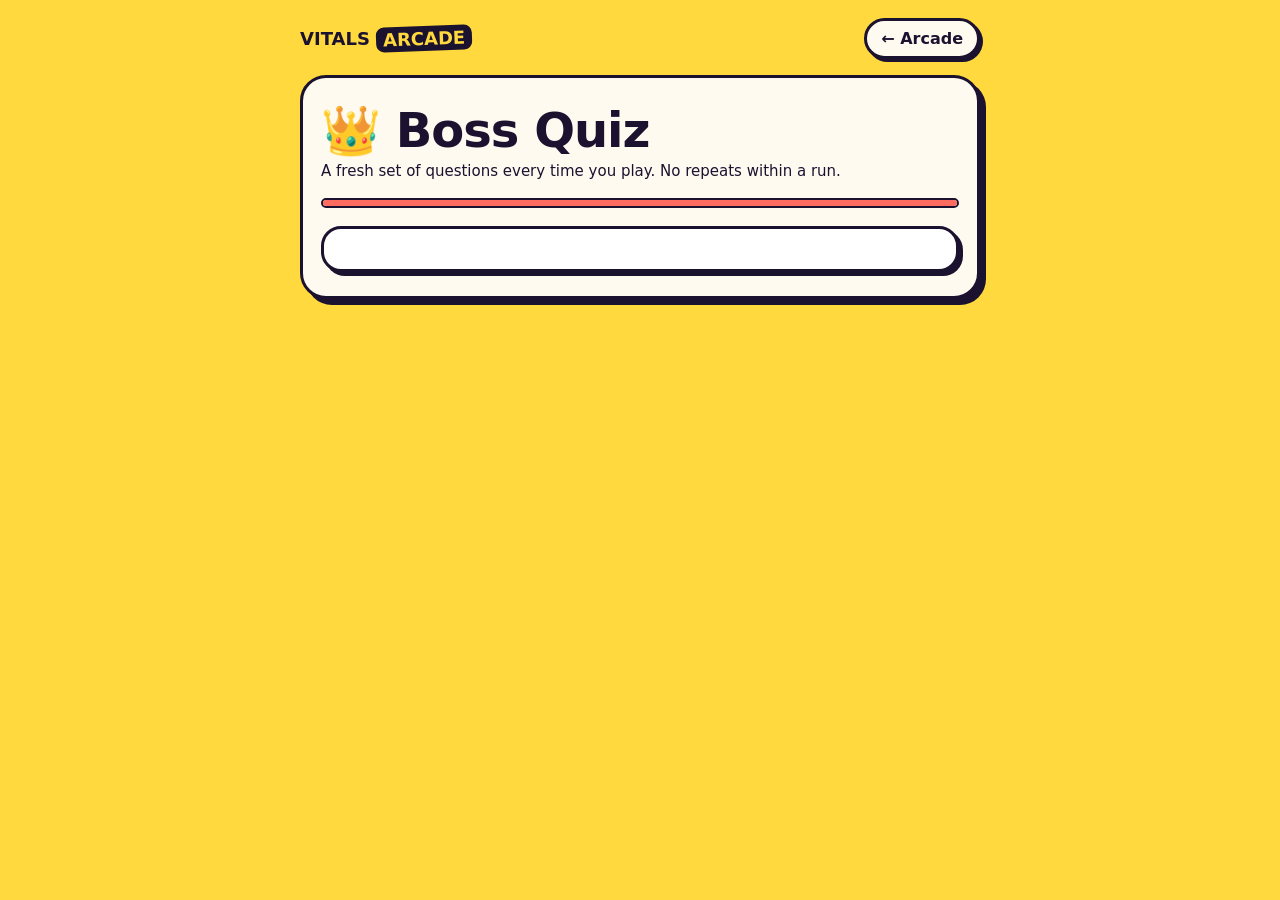
<file: games/boss-quiz/index.html>
<!doctype html><html><head><meta charset="utf-8"><meta name="viewport" content="width=device-width,initial-scale=1"><title>Boss Quiz · Vitals Arcade</title><link rel="stylesheet" href="../../shared/arcade-theme.css"></head><body><main><nav class="arcade-nav"><div class="game-brand">VITALS <span>ARCADE</span></div><button class="home-btn" onclick="location.href='../../'">← Arcade</button></nav><section class="game-card"><h1 class="game-title">👑 Boss Quiz</h1><p class="game-sub">A fresh set of questions every time you play. No repeats within a run.</p><div id="meta" class="meta"></div><div class="progress-bar"><i id="bar"></i></div><div class="question-card"><div id="q"></div><div id="opts"></div><div id="out"></div></div></section></main><script src="../../shared/arcade-state.js"></script><script>
const BANK=[
['What is the capital of Nigeria?',['Lagos','Abuja','Kano','Ibadan'],'Abuja'],['Which planet is known as the Red Planet?',['Venus','Mars','Jupiter','Mercury'],'Mars'],['What is 12 × 8?',['86','92','96','108'],'96'],['Which number is prime?',['21','27','29','33'],'29'],['Which word is closest to “rapid”?',['Slow','Quick','Quiet','Late'],'Quick'],['How many sides does a hexagon have?',['5','6','7','8'],'6'],['What is 15% of 200?',['20','25','30','35'],'30'],['Which ocean is the largest?',['Atlantic','Indian','Pacific','Arctic'],'Pacific'],['What gas do plants absorb?',['Oxygen','Nitrogen','Carbon dioxide','Helium'],'Carbon dioxide'],['What is 9²?',['18','72','81','99'],'81'],['Which continent is Egypt in?',['Asia','Africa','Europe','South America'],'Africa'],['What is the next prime after 11?',['12','13','14','15'],'13'],['Which instrument has keys, pedals and strings?',['Violin','Piano','Flute','Trumpet'],'Piano'],['How many minutes are in 2 hours?',['60','90','120','180'],'120'],['Which shape has three sides?',['Square','Triangle','Circle','Pentagon'],'Triangle'],['What is 7 × 9?',['56','63','72','81'],'63'],['Which is a mammal?',['Shark','Dolphin','Trout','Octopus'],'Dolphin'],['What is the chemical symbol for gold?',['Ag','Au','Fe','Gd'],'Au'],['Which planet is closest to the Sun?',['Earth','Mars','Mercury','Venus'],'Mercury'],['What is half of 3/4?',['1/8','1/4','3/8','2/3'],'3/8'],['Which language is primarily spoken in Brazil?',['Spanish','Portuguese','French','Italian'],'Portuguese'],['How many bytes are in a kilobyte in the common decimal convention?',['100','1000','1024','2048'],'1000'],['What is 144 ÷ 12?',['10','11','12','14'],'12'],['Which metal is liquid at room temperature?',['Iron','Mercury','Copper','Aluminium'],'Mercury'],['What is the largest internal organ in the human body?',['Heart','Liver','Lung','Kidney'],'Liver'],['Which direction does the sun rise from?',['North','South','East','West'],'East'],['What is 2⁵?',['10','16','25','32'],'32'],['Which number is divisible by 3?',['22','25','28','33'],'33'],['What is the freezing point of water in Celsius?',['0','10','32','100'],'0'],['Which planet has the most famous ring system?',['Mars','Saturn','Earth','Venus'],'Saturn'],['How many colors are traditionally in a rainbow?',['5','6','7','8'],'7']
],["What is 25 + 37?",["52","62","72","82"],"62"],["What is 144 ÷ 9?",["14","16","18","20"],"16"],["What is 13 × 7?",["81","91","101","111"],"91"],["Which number is even?",["17","23","34","41"],"34"],["What is 30% of 150?",["35","40","45","50"],"45"],["Which planet is largest?",["Earth","Mars","Jupiter","Venus"],"Jupiter"],["Which ocean lies between Africa and Australia?",["Atlantic","Indian","Pacific","Arctic"],"Indian"],["How many sides does an octagon have?",["6","7","8","9"],"8"],["What is the square root of 64?",["6","7","8","9"],"8"],["Which animal is a reptile?",["Frog","Snake","Dolphin","Eagle"],"Snake"],["Which gas is most abundant in Earth's atmosphere?",["Oxygen","Nitrogen","Carbon dioxide","Hydrogen"],"Nitrogen"],["What is 11 × 11?",["111","121","131","141"],"121"],["Which is a primary color?",["Green","Orange","Purple","Blue"],"Blue"],["How many days are in a leap year?",["364","365","366","367"],"366"],["What is 90 ÷ 6?",["12","15","18","20"],"15"],["Which country is famous for the pyramids at Giza?",["Greece","Egypt","Mexico","Peru"],"Egypt"],["What is 8 × 8?",["56","64","72","80"],"64"],["Which organ pumps blood?",["Liver","Heart","Kidney","Lung"],"Heart"],["What is 1/2 + 1/4?",["1/4","1/2","3/4","1"],"3/4"],["Which is the smallest prime number?",["0","1","2","3"],"2"],["What is 17 + 28?",["35","45","55","65"],"45"],["Which continent is Nigeria in?",["Asia","Africa","Europe","Australia"],"Africa"],["How many degrees are in a right angle?",["45","90","180","360"],"90"],["What is 1000 - 375?",["525","625","725","825"],"625"],["Which planet is famous for its Great Red Spot?",["Mars","Jupiter","Saturn","Neptune"],"Jupiter"],["What is 6³?",["36","108","216","256"],"216"],["Which shape has four equal sides?",["Triangle","Rectangle","Square","Oval"],"Square"],["What is 20% of 80?",["12","16","20","24"],"16"],["Which bird is unable to fly?",["Eagle","Penguin","Falcon","Swallow"],"Penguin"],["What is 75 ÷ 5?",["10","15","20","25"],"15"],["Which is a renewable energy source?",["Coal","Solar","Diesel","Gasoline"],"Solar"],["What is 14 × 6?",["74","84","94","104"],"84"],["Which planet is known for its blue color and strong winds?",["Venus","Neptune","Mars","Mercury"],"Neptune"],["What is 3/5 as a decimal?",["0.3","0.5","0.6","0.8"],"0.6"],["How many letters are in the English alphabet?",["24","25","26","27"],"26"],["Which material is attracted to a magnet?",["Wood","Plastic","Iron","Glass"],"Iron"],["What is 49 + 51?",["90","100","110","120"],"100"],["Which country is shaped like a boot?",["Spain","Italy","France","Greece"],"Italy"],["What is 7²?",["42","49","56","64"],"49"],["Which is the longest river commonly taught in world geography?",["Nile","Thames","Seine","Danube"],"Nile"],["What is 18 × 5?",["80","90","100","110"],"90"],["Which vitamin is commonly produced by sunlight exposure?",["A","B12","C","D"],"D"],["What is 2/3 of 30?",["10","15","20","25"],"20"],["Which metal has the symbol Fe?",["Gold","Iron","Silver","Copper"],"Iron"],["What is 200 ÷ 8?",["20","25","30","35"],"25"],["Which continent is the Sahara Desert in?",["Asia","Africa","Europe","South America"],"Africa"],["What is 16 + 19?",["25","35","45","55"],"35"],["Which number is a multiple of 7?",["36","42","45","50"],"42"],["What is 5 × 12?",["50","60","70","80"],"60"],["Which animal is known for changing its color?",["Elephant","Chameleon","Horse","Whale"],"Chameleon"],["What is 81 ÷ 9?",["7","8","9","10"],"9"],["Which planet is closest in size to Earth?",["Mars","Venus","Jupiter","Saturn"],"Venus"],["What is 40% of 250?",["50","75","100","125"],"100"],["Which instrument measures temperature?",["Barometer","Thermometer","Compass","Altimeter"],"Thermometer"],["What is 19 + 23?",["32","42","52","62"],"42"],["Which is the largest land animal?",["Giraffe","Elephant","Rhino","Hippo"],"Elephant"],["What is 9 × 12?",["98","108","118","128"],"108"],["Which direction is opposite east?",["North","South","West","Northeast"],"West"],["What is 60 ÷ 4?",["10","15","20","25"],"15"],["Which planet is called Earth's twin?",["Mars","Venus","Jupiter","Neptune"],"Venus"],["What is 7/10 as a percentage?",["7%","17%","70%","700%"],"70%"],["Which is a programming language?",["Python","Panther","Piano","Pencil"],"Python"],["What is 15 × 4?",["45","50","60","75"],"60"],["Which layer of Earth do we live on?",["Crust","Core","Mantle","Inner core"],"Crust"],["What is 125 + 75?",["150","175","200","225"],"200"],["Which sense uses the eyes?",["Hearing","Taste","Sight","Touch"],"Sight"],["What is 10² + 5?",["15","105","1050","1005"],"105"],["Which is the largest planet after Jupiter?",["Saturn","Mars","Earth","Mercury"],"Saturn"],["What is 84 ÷ 7?",["10","12","14","16"],"12"],["Which natural satellite orbits Earth?",["Mars","Moon","Sun","Venus"],"Moon"],["What is 3 × 15?",["35","45","55","65"],"45"],["Which part of a plant usually absorbs water?",["Flower","Leaf","Root","Fruit"],"Root"],["What is 500 - 225?",["225","275","325","375"],"275"]]
let qs=[],i=0,score=0,lives=3;
function sample(arr,n){return [...arr].sort(()=>Math.random()-.5).slice(0,n)}
function show(){const q=qs[i].slice(0,100);$('meta').textContent='ROUND '+(i+1)+' / '+qs.length+' · ❤️ '+lives+' · SCORE '+score;$('bar').style.width=((i)/qs.length*100)+'%';$('q').innerHTML='<h2>'+q[0]+'</h2>';$('opts').innerHTML=q[1].sort(()=>Math.random()-.5).map(x=>'<button class="choice">'+x+'</button>').join('');document.querySelectorAll('.choice').forEach(b=>b.onclick=()=>pick(b.textContent))}
function pick(x){const q=qs[i],ok=x===q[2];if(ok)score+=100;else lives--;document.querySelectorAll('.choice').forEach(b=>b.disabled=true);$('out').innerHTML='<div class="result"><b class="'+(ok?'ok':'bad')+'">'+(ok?'✓ CORRECT':'✕ WRONG')+'</b> · Answer: <b>'+q[2]+'</b></div>';if(window.VitalsArcade)VitalsArcade.recordGame('boss-quiz',score,ok);setTimeout(()=>{if(lives<=0||i===qs.length-1)done();else{i++;show()}},650)}
function done(){$('bar').style.width='100%';$('q').innerHTML='<h2>'+(lives>0?'🏆 BOSS DEFEATED!':'💥 BOSS WINS')+'</h2>';$('opts').innerHTML='<button class="arcade-btn alt" onclick="location.reload()">NEW BATTLE</button>';$('out').innerHTML='<div class="result">Final score: <b>'+score+'</b><p class="muted">The question bank is randomized, so the next battle uses a different set.</p></div>'}
const $=id=>document.getElementById(id);qs=sample(BANK,8);show();
</script></body></html>
</file>
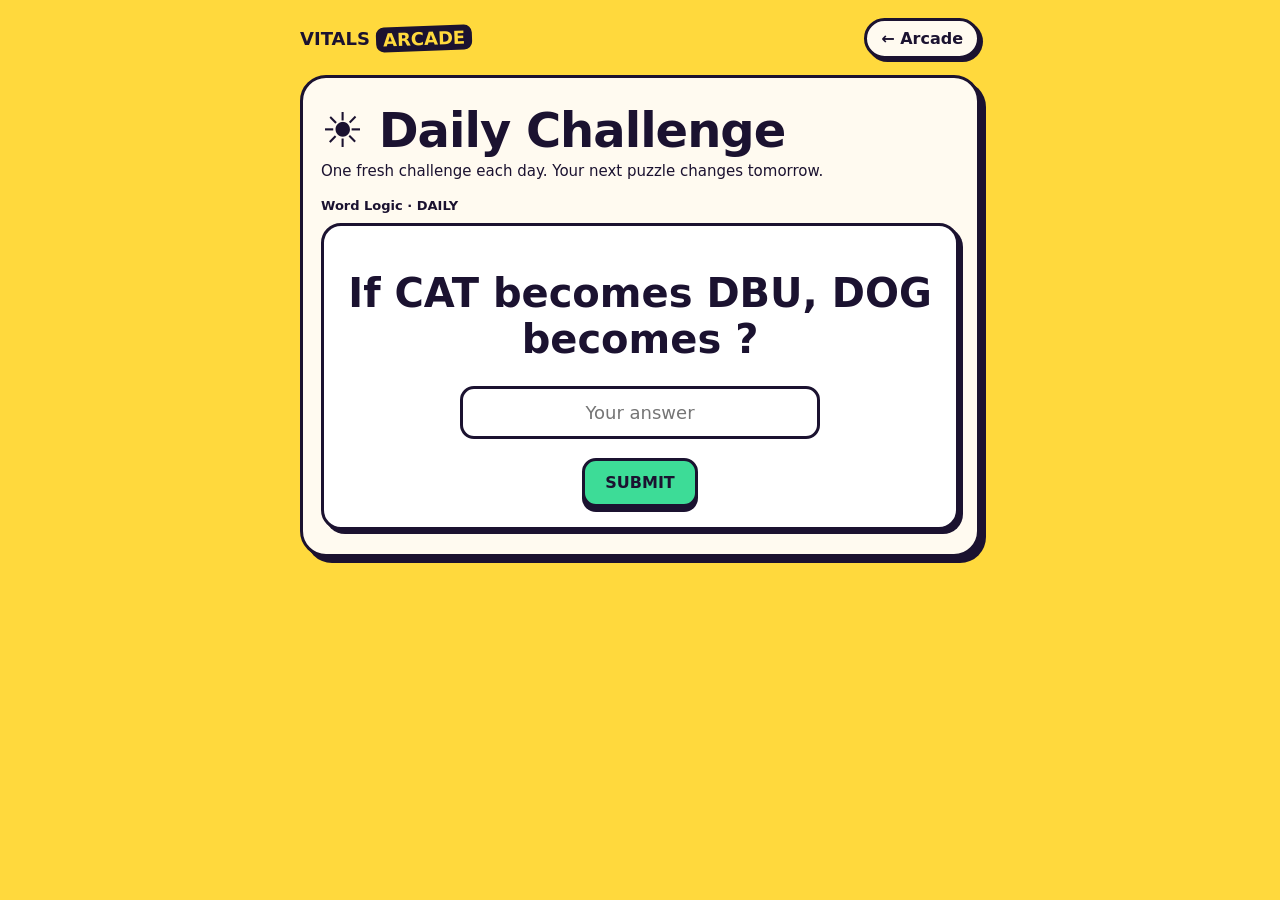
<file: games/daily/index.html>
<!doctype html><html><head><meta charset="utf-8"><meta name="viewport" content="width=device-width,initial-scale=1"><title>Daily Challenge · Vitals Arcade</title><link rel="stylesheet" href="../../shared/arcade-theme.css"></head><body><main><nav class="arcade-nav"><div class="game-brand">VITALS <span>ARCADE</span></div><button class="home-btn" onclick="location.href='../../'">← Arcade</button></nav><section class="game-card"><h1 class="game-title">☀️ Daily Challenge</h1><p class="game-sub">One fresh challenge each day. Your next puzzle changes tomorrow.</p><div id="kind" class="meta"></div><div class="question-card" style="text-align:center"><div id="q" style="font-size:clamp(26px,7vw,40px);font-weight:800;margin:24px 0"></div><input id="a" class="answer-input" placeholder="Your answer" autocomplete="off"><br><br><button id="go" class="arcade-btn">SUBMIT</button><div id="out"></div></div></section></main><script src="../../shared/arcade-state.js"></script><script src="../../shared/daily-challenge.js"></script><script>const c=VitalsDaily.get(),a=document.getElementById('a'),o=document.getElementById('out'),g=document.getElementById('go');document.getElementById('kind').textContent=c.puzzle.kind+' · DAILY';document.getElementById('q').textContent=c.puzzle.q;if(c.completed){a.disabled=true;g.disabled=true;o.innerHTML='<div class="result"><b class="ok">✓ COMPLETED TODAY</b><p>Come back tomorrow for a new challenge.</p></div>'}function submit(){const r=VitalsDaily.submit(a.value);if(r.correct){a.disabled=true;g.disabled=true;o.innerHTML='<div class="result"><b class="ok">⚡ DAILY COMPLETE!</b><p>+100 XP · +100 score</p><button class="arcade-btn alt" onclick="location.href=\'../../\'">BACK TO ARCADE</button></div>'}else{o.innerHTML='<div class="result"><b class="bad">Not quite.</b><p class="muted">Try again.</p></div>'}}g.onclick=submit;a.onkeydown=e=>{if(e.key==='Enter')submit()};</script></body></html>
</file>
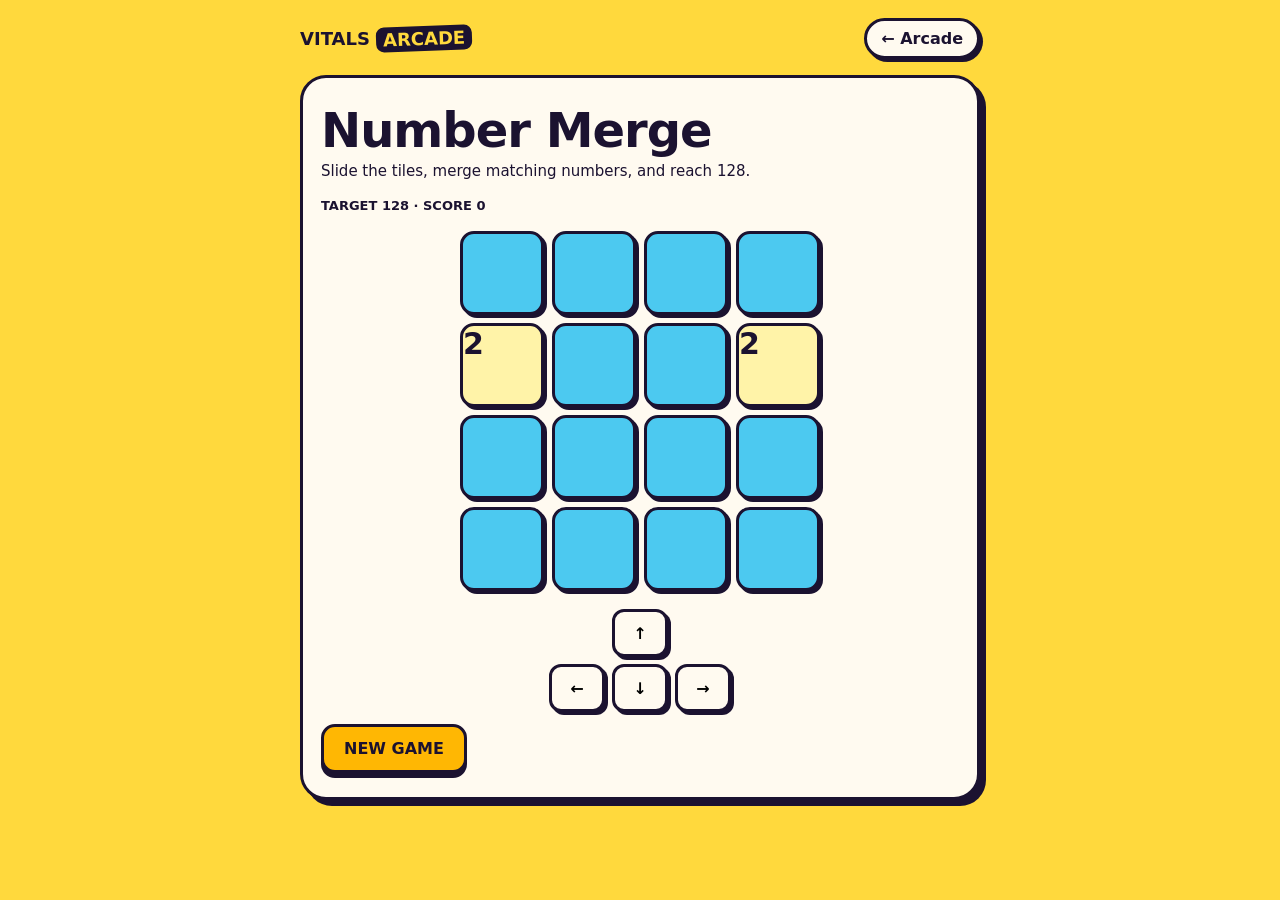
<file: games/number-merge/index.html>
<!doctype html><html><head><meta charset="utf-8"><meta name="viewport" content="width=device-width,initial-scale=1,viewport-fit=cover"><title>Number Merge · Vitals Arcade</title><link rel="stylesheet" href="../../shared/arcade-theme.css"><style>
.grid{display:grid;grid-template-columns:repeat(4,1fr);gap:8px;max-width:360px;margin:18px auto}.tile{aspect-ratio:1;border:3px solid var(--arc-ink);border-radius:14px;background:#4cc9f0;color:var(--arc-ink);font-size:clamp(18px,7vw,30px);font-weight:800;box-shadow:3px 3px 0 var(--arc-ink)}.tile.v2{background:#fff3a8}.tile.v4{background:#3ddc97}.tile.v8{background:#ff8fc7}.tile.v16{background:#b28dff}.tile.v32,.tile.v64{background:#ff6b5e;color:#fff}.controls{display:grid;grid-template-columns:repeat(3,56px);gap:7px;justify-content:center;margin:12px auto}.controls button{height:48px;border:3px solid var(--arc-ink);border-radius:12px;background:var(--arc-paper);font-weight:800;box-shadow:3px 3px 0 var(--arc-ink)}.controls .up{grid-column:2}.controls .left{grid-column:1}.controls .down{grid-column:2}.controls .right{grid-column:3;grid-row:2}
</style></head><body><main><nav class="arcade-nav"><div class="game-brand">VITALS <span>ARCADE</span></div><button class="home-btn" onclick="location.href='../../'">← Arcade</button></nav><section class="game-card"><h1 class="game-title">Number Merge</h1><p class="game-sub">Slide the tiles, merge matching numbers, and reach 128.</p><div class="meta">TARGET <b id="target">128</b> · SCORE <b id="score">0</b></div><div id="grid" class="grid"></div><div class="controls"><button class="up" data-dir="U">↑</button><button class="left" data-dir="L">←</button><button class="down" data-dir="D">↓</button><button class="right" data-dir="R">→</button></div><div id="out"></div><button class="arcade-btn alt" onclick="reset()">NEW GAME</button></section></main><script src="../../shared/arcade-state.js"></script><script>
let board,score,target=128,over=false;const $=id=>document.getElementById(id);
function reset(){board=Array(16).fill(0);score=0;over=false;add();add();render()}
function add(){const z=board.map((v,i)=>v===0?i:-1).filter(i=>i>=0);if(z.length)board[z[Math.floor(Math.random()*z.length)]]=Math.random()<.9?2:4}
function collapse(line){const a=line.filter(Boolean),out=[];for(let i=0;i<a.length;i++){if(a[i]===a[i+1]){const v=a[i]*2;out.push(v);score+=v;i++}else out.push(a[i])}while(out.length<4)out.push(0);return out}
function move(dir){if(over)return;const before=board.join(',');if(dir==='L'||dir==='R'){for(let r=0;r<4;r++){let row=board.slice(r*4,r*4+4);if(dir==='R')row.reverse();row=collapse(row);if(dir==='R')row.reverse();for(let c=0;c<4;c++)board[r*4+c]=row[c]}}else{for(let c=0;c<4;c++){let col=[board[c],board[c+4],board[c+8],board[c+12]];if(dir==='D')col.reverse();col=collapse(col);if(dir==='D')col.reverse();for(let r=0;r<4;r++)board[r*4+c]=col[r]}}if(before!==board.join(',')){add();render();if(board.includes(target)){over=true;$('out').innerHTML='<div class="result"><b class="ok">🎉 TARGET REACHED!</b><p>Score: '+score+'</p><button class="arcade-btn" onclick="reset()">PLAY AGAIN</button></div>';if(window.VitalsArcade)VitalsArcade.recordGame('number-merge',score,true)}else if(!canMove()){over=true;$('out').innerHTML='<div class="result"><b class="bad">NO MORE MOVES</b><p>Score: '+score+'</p><button class="arcade-btn" onclick="reset()">TRY AGAIN</button></div>'}}}
function canMove(){for(let i=0;i<16;i++){if(board[i]===0)return true;const r=Math.floor(i/4),c=i%4;if(c<3&&board[i]===board[i+1])return true;if(r<3&&board[i]===board[i+4])return true}return false}
function render(){$('score').textContent=score;$('grid').innerHTML=board.map(v=>'<div class="tile '+(v?'v'+v:'')+'">'+(v||'')+'</div>').join('')}
document.querySelectorAll('[data-dir]').forEach(b=>b.addEventListener('click',()=>move(b.dataset.dir)));
document.addEventListener('keydown',e=>{const m={ArrowLeft:'L',ArrowRight:'R',ArrowUp:'U',ArrowDown:'D'}[e.key];if(m){e.preventDefault();move(m)}});
let sx=0,sy=0;document.getElementById('grid').addEventListener('touchstart',e=>{sx=e.changedTouches[0].clientX;sy=e.changedTouches[0].clientY},{passive:true});document.getElementById('grid').addEventListener('touchend',e=>{const dx=e.changedTouches[0].clientX-sx,dy=e.changedTouches[0].clientY-sy;if(Math.max(Math.abs(dx),Math.abs(dy))<25)return;move(Math.abs(dx)>Math.abs(dy)?(dx>0?'R':'L'):(dy>0?'D':'U'))},{passive:true});reset();
</script></body></html>
</file>
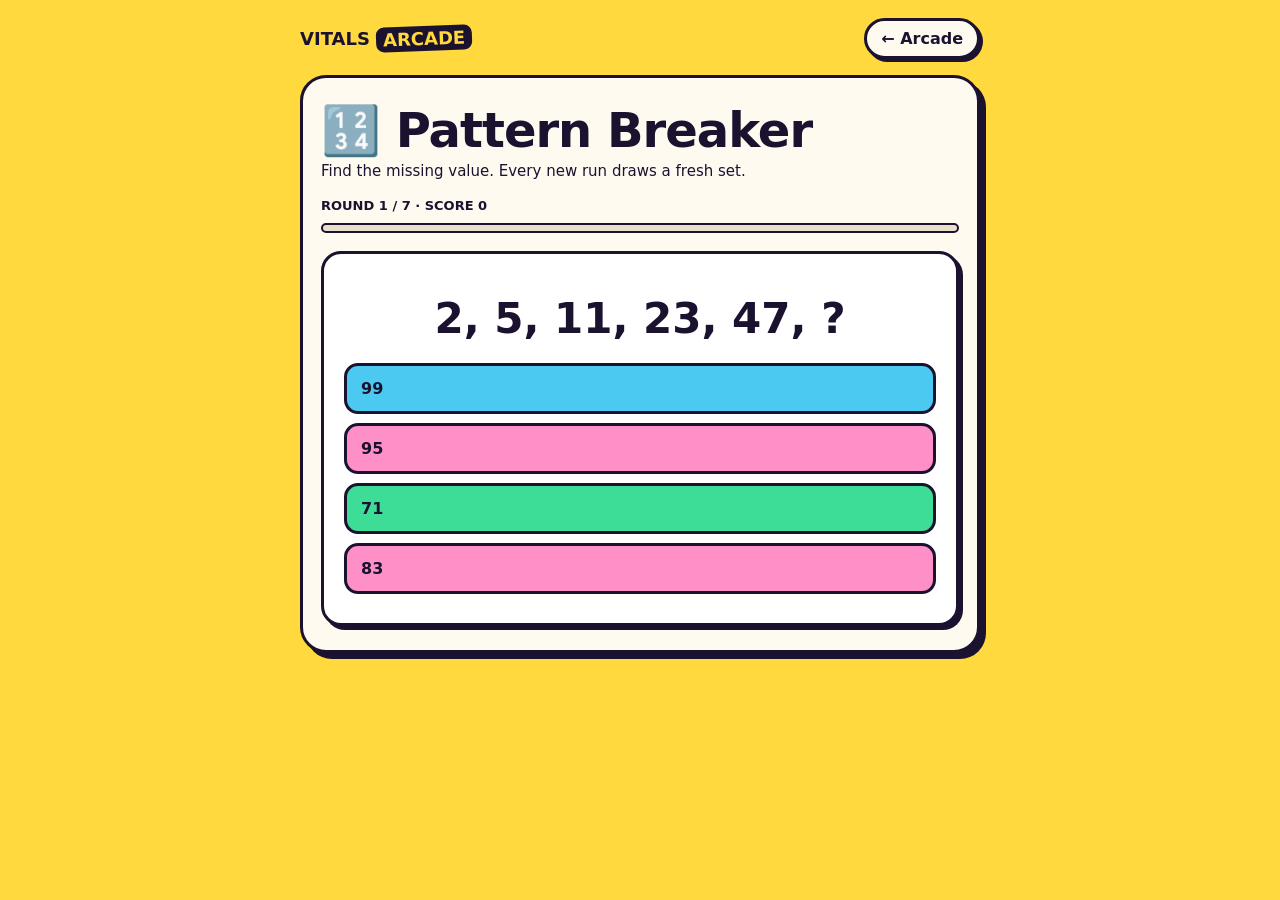
<file: games/pattern-breaker/index.html>
<!doctype html><html><head><meta charset="utf-8"><meta name="viewport" content="width=device-width,initial-scale=1"><title>Pattern Breaker · Vitals Arcade</title><link rel="stylesheet" href="../../shared/arcade-theme.css"></head><body><main><nav class="arcade-nav"><div class="game-brand">VITALS <span>ARCADE</span></div><button class="home-btn" onclick="location.href='../../'">← Arcade</button></nav><section class="game-card"><h1 class="game-title">🔢 Pattern Breaker</h1><p class="game-sub">Find the missing value. Every new run draws a fresh set.</p><div id="meta" class="meta"></div><div class="progress-bar"><i id="bar"></i></div><div class="question-card"><div id="q" style="font-size:clamp(28px,8vw,42px);font-weight:800;text-align:center;margin:20px 0"></div><div id="opts"></div><div id="out"></div></div></section></main><script src="../../shared/arcade-state.js"></script><script>
const BANK=[['2, 4, 8, 16, ?',['24','32','36','40'],'32'],['3, 6, 11, 18, 27, ?',['34','36','38','40'],'38'],['1, 4, 9, 16, ?',['20','24','25','27'],'25'],['5, 9, 15, 23, ?',['31','32','33','34'],'33'],['7, 14, 28, 56, ?',['84','96','112','120'],'112'],['4, 7, 12, 19, 28, ?',['37','38','39','40'],'39'],['10, 20, 35, 55, 80, ?',['105','110','115','120'],'110'],['1, 3, 6, 10, 15, ?',['18','20','21','22'],'21'],['100, 90, 81, 73, ?',['64','66','67','65'],'66'],['2, 5, 11, 23, 47, ?',['71','83','95','99'],'95'],['6, 12, 24, 48, ?',['72','84','96','108'],'96'],['9, 18, 36, 72, ?',['108','124','144','152'],'144'],['20, 18, 15, 11, ?',['6','7','8','9'],'6'],['3, 9, 27, 81, ?',['162','243','324','729'],'243'],['50, 45, 39, 32, 24, ?',['15','16','17','18'],'15'],['1, 2, 4, 7, 11, ?',['15','16','17','18'],'16'],['8, 11, 17, 26, 38, ?',['50','51','52','53'],'53'],['2, 6, 12, 20, 30, ?',['40','42','44','46'],'42'],['30, 27, 23, 18, 12, ?',['5','4','3','2'],'5'],['5, 15, 45, 135, ?',['270','405','540','675'],'405']];
let rounds=[],i=0,score=0;const $=id=>document.getElementById(id);function show(){const r=rounds[i];$('meta').textContent='ROUND '+(i+1)+' / '+rounds.length+' · SCORE '+score;$('bar').style.width=(i/rounds.length*100)+'%';$('q').textContent=r[0];$('out').innerHTML='';$('opts').innerHTML=r[1].sort(()=>Math.random()-.5).map(x=>'<button class="choice">'+x+'</button>').join('');document.querySelectorAll('.choice').forEach(b=>b.onclick=()=>pick(b.textContent))}
function pick(x){const r=rounds[i],ok=x===r[2];if(ok)score+=100;document.querySelectorAll('.choice').forEach(b=>b.disabled=true);$('out').innerHTML='<div class="result"><b class="'+(ok?'ok':'bad')+'">'+(ok?'✓ CORRECT':'✕ WRONG')+'</b> · Answer '+r[2]+'</div>';if(window.VitalsArcade)VitalsArcade.recordGame('pattern-breaker',score,ok);setTimeout(()=>{i++;if(i<rounds.length)show();else done()},600)}
function done(){$('bar').style.width='100%';$('q').textContent=score+' POINTS';$('opts').innerHTML='<button class="arcade-btn alt" onclick="location.reload()">NEW PATTERN SET</button>';$('out').innerHTML='<div class="result"><b class="ok">CHALLENGE COMPLETE</b><p class="muted">A new run will draw different patterns.</p></div>'}
rounds=[...BANK].sort(()=>Math.random()-.5).slice(0,7);show();
</script></body></htm,["22, 25, 30, 37, 46, ?",["55","57","59","61"],"57"],["23, 26, 31, 38, 47, ?",["56","58","60","62"],"58"],["24, 27, 32, 39, 48, ?",["57","59","61","63"],"59"],["25, 28, 33, 40, 49, ?",["58","60","62","64"],"60"],["26, 29, 34, 41, 50, ?",["59","61","63","65"],"61"],["27, 30, 35, 42, 51, ?",["60","62","64","66"],"62"],["28, 31, 36, 43, 52, ?",["61","63","65","67"],"63"],["29, 32, 37, 44, 53, ?",["62","64","66","68"],"64"],["30, 33, 38, 45, 54, ?",["63","65","67","69"],"65"],["31, 34, 39, 46, 55, ?",["64","66","68","70"],"66"],["32, 35, 40, 47, 56, ?",["65","67","69","71"],"67"],["33, 36, 41, 48, 57, ?",["66","68","70","72"],"68"],["34, 37, 42, 49, 58, ?",["67","69","71","73"],"69"],["35, 38, 43, 50, 59, ?",["68","70","72","74"],"70"],["36, 39, 44, 51, 60, ?",["69","71","73","75"],"71"],["37, 40, 45, 52, 61, ?",["70","72","74","76"],"72"],["38, 41, 46, 53, 62, ?",["71","73","75","77"],"73"],["39, 42, 47, 54, 63, ?",["72","74","76","78"],"74"],["40, 43, 48, 55, 64, ?",["73","75","77","79"],"75"],["41, 44, 49, 56, 65, ?",["74","76","78","80"],"76"],["42, 45, 50, 57, 66, ?",["75","77","79","81"],"77"],["43, 46, 51, 58, 67, ?",["76","78","80","82"],"78"],["44, 47, 52, 59, 68, ?",["77","79","81","83"],"79"],["45, 48, 53, 60, 69, ?",["78","80","82","84"],"80"],["46, 49, 54, 61, 70, ?",["79","81","83","85"],"81"],["47, 50, 55, 62, 71, ?",["80","82","84","86"],"82"],["48, 51, 56, 63, 72, ?",["81","83","85","87"],"83"],["49, 52, 57, 64, 73, ?",["82","84","86","88"],"84"],["50, 53, 58, 65, 74, ?",["83","85","87","89"],"85"],["51, 54, 59, 66, 75, ?",["84","86","88","90"],"86"],["52, 55, 60, 67, 76, ?",["85","87","89","91"],"87"],["53, 56, 61, 68, 77, ?",["86","88","90","92"],"88"],["54, 57, 62, 69, 78, ?",["87","89","91","93"],"89"],["55, 58, 63, 70, 79, ?",["88","90","92","94"],"90"],["56, 59, 64, 71, 80, ?",["89","91","93","95"],"91"],["57, 60, 65, 72, 81, ?",["90","92","94","96"],"92"],["58, 61, 66, 73, 82, ?",["91","93","95","97"],"93"],["59, 62, 67, 74, 83, ?",["92","94","96","98"],"94"],["60, 63, 68, 75, 84, ?",["93","95","97","99"],"95"],["61, 64, 69, 76, 85, ?",["94","96","98","100"],"96"],["62, 65, 70, 77, 86, ?",["95","97","99","101"],"97"],["63, 66, 71, 78, 87, ?",["96","98","100","102"],"98"],["64, 67, 72, 79, 88, ?",["97","99","101","103"],"99"],["65, 68, 73, 80, 89, ?",["98","100","102","104"],"100"],["66, 69, 74, 81, 90, ?",["99","101","103","105"],"101"],["67, 70, 75, 82, 91, ?",["100","102","104","106"],"102"],["68, 71, 76, 83, 92, ?",["101","103","105","107"],"103"],["69, 72, 77, 84, 93, ?",["102","104","106","108"],"104"],["70, 73, 78, 85, 94, ?",["103","105","107","109"],"105"],["71, 74, 79, 86, 95, ?",["104","106","108","110"],"106"],["72, 75, 80, 87, 96, ?",["105","107","109","111"],"107"],["73, 76, 81, 88, 97, ?",["106","108","110","112"],"108"],["74, 77, 82, 89, 98, ?",["107","109","111","113"],"109"],["75, 78, 83, 90, 99, ?",["108","110","112","114"],"110"],["76, 79, 84, 91, 100, ?",["109","111","113","115"],"111"],["77, 80, 85, 92, 101, ?",["110","112","114","116"],"112"],["78, 81, 86, 93, 102, ?",["111","113","115","117"],"113"],["79, 82, 87, 94, 103, ?",["112","114","116","118"],"114"],["80, 83, 88, 95, 104, ?",["113","115","117","119"],"115"],["81, 84, 89, 96, 105, ?",["114","116","118","120"],"116"],["82, 85, 90, 97, 106, ?",["115","117","119","121"],"117"],["83, 86, 91, 98, 107, ?",["116","118","120","122"],"118"],["84, 87, 92, 99, 108, ?",["117","119","121","123"],"119"],["85, 88, 93, 100, 109, ?",["118","120","122","124"],"120"],["86, 89, 94, 101, 110, ?",["119","121","123","125"],"121"],["87, 90, 95, 102, 111, ?",["120","122","124","126"],"122"],["88, 91, 96, 103, 112, ?",["121","123","125","127"],"123"],["89, 92, 97, 104, 113, ?",["122","124","126","128"],"124"],["90, 93, 98, 105, 114, ?",["123","125","127","129"],"125"],["91, 94, 99, 106, 115, ?",["124","126","128","130"],"126"],["92, 95, 100, 107, 116, ?",["125","127","129","131"],"127"],["93, 96, 101, 108, 117, ?",["126","128","130","132"],"128"],["94, 97, 102, 109, 118, ?",["127","129","131","133"],"129"],["95, 98, 103, 110, 119, ?",["128","130","132","134"],"130"],["96, 99, 104, 111, 120, ?",["129","131","133","135"],"131"],["97, 100, 105, 112, 121, ?",["130","132","134","136"],"132"],["98, 101, 106, 113, 122, ?",["131","133","135","137"],"133"],["99, 102, 107, 114, 123, ?",["132","134","136","138"],"134"],["100, 103, 108, 115, 124, ?",["133","135","137","139"],"135"],["101, 104, 109, 116, 125, ?",["134","136","138","140"],"136"]]>
</file>
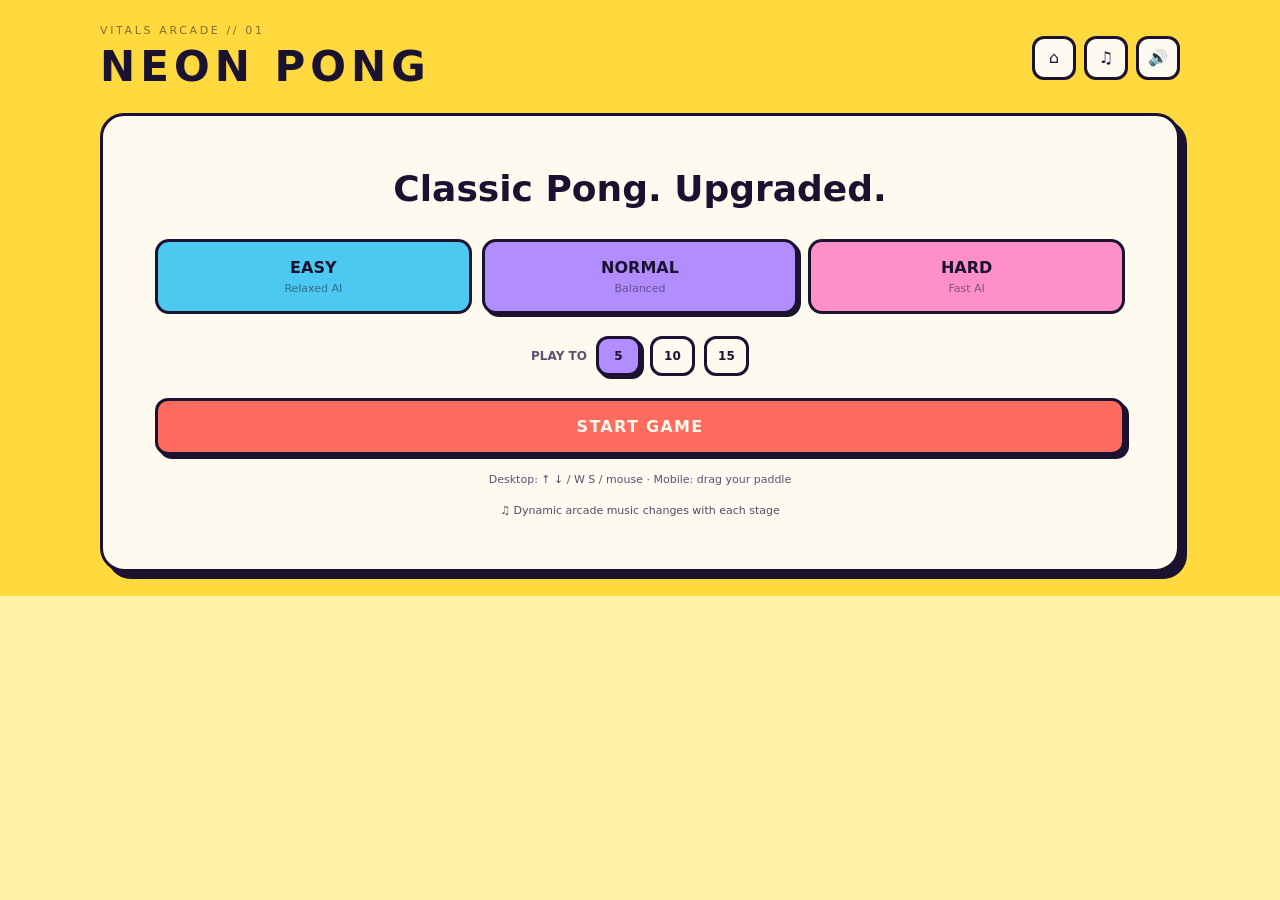
<file: games/pong/index.html>
<!DOCTYPE html><html lang="en"><head><meta charset="UTF-8"><meta name="viewport" content="width=device-width, initial-scale=1.0, viewport-fit=cover"><meta name="theme-color" content="#05070d"><meta name="description" content="NEON PONG — a fast neon arcade Pong game inside Vitals Arcade."><title>NEON PONG · Vitals Arcade</title><link rel="stylesheet" href="styles.css"></head><body><main class="app"><header class="topbar"><div><p class="eyebrow">VITALS ARCADE // 01</p><h1>NEON PONG</h1></div><div class="top-actions"><button id="homeBtn" class="icon-btn" aria-label="Back to Vitals Arcade">⌂</button><button id="musicBtn" class="icon-btn" aria-label="Toggle music">♫</button><button id="soundBtn" class="icon-btn" aria-label="Toggle sound">🔊</button></div></header><section id="menu" class="panel menu-panel"><p class="tagline">Classic Pong. Upgraded.</p><div class="mode-grid"><button class="mode-btn" data-difficulty="easy">EASY<span>Relaxed AI</span></button><button class="mode-btn active" data-difficulty="normal">NORMAL<span>Balanced</span></button><button class="mode-btn" data-difficulty="hard">HARD<span>Fast AI</span></button></div><div class="target-row"><span>PLAY TO</span><button class="target-btn active" data-target="5">5</button><button class="target-btn" data-target="10">10</button><button class="target-btn" data-target="15">15</button></div><button id="startBtn" class="primary-btn">START GAME</button><p class="hint">Desktop: ↑ ↓ / W S / mouse · Mobile: drag your paddle</p><p class="music-note">♫ Dynamic arcade music changes with each stage</p></section><section id="game" class="game-shell hidden"><div class="scoreboard"><div><span>PLAYER</span><strong id="playerScore">0</strong></div><div class="stage-box"><span id="stageName">STAGE 1</span><b id="stageDisplay">NEON DRIVE</b><small>FIRST TO <b id="targetDisplay">5</b></small></div><div><span>AI</span><strong id="aiScore">0</strong></div></div><div class="progress"><i id="stageProgress"></i></div><div class="canvas-wrap" id="canvasWrap"><canvas id="pongCanvas" width="900" height="500" aria-label="Pong game"></canvas><div id="flash" class="flash"></div><div id="pauseOverlay" class="overlay hidden">PAUSED<small>Press P or tap resume</small></div></div><div class="controls-row"><button id="pauseBtn" class="secondary-btn">PAUSE</button><span id="status">GET READY</span><button id="quitBtn" class="secondary-btn">QUIT</button></div></section><section id="gameOver" class="panel hidden"><p class="eyebrow">MATCH COMPLETE</p><h2 id="winnerText">PLAYER WINS</h2><p id="finalScore"></p><div class="stats"><div><b id="rallyStat">0</b><span>BEST RALLY</span></div><div><b id="pointsStat">0</b><span>POINTS WON</span></div><div><b id="highScoreStat">0</b><span>HIGH SCORE</span></div><div><b id="streakStat">0</b><span>WIN STREAK</span></div></div><button id="rematchBtn" class="primary-btn">REMATCH</button><button id="menuBtn" class="secondary-btn wide">MAIN MENU</button></section></main><script src="../../shared/arcade-state.js"></script><script src="../../shared/arcade-enhancements.js"></script><script src="script.js"></script><script src="progression.js"></script></body></html>
</file>
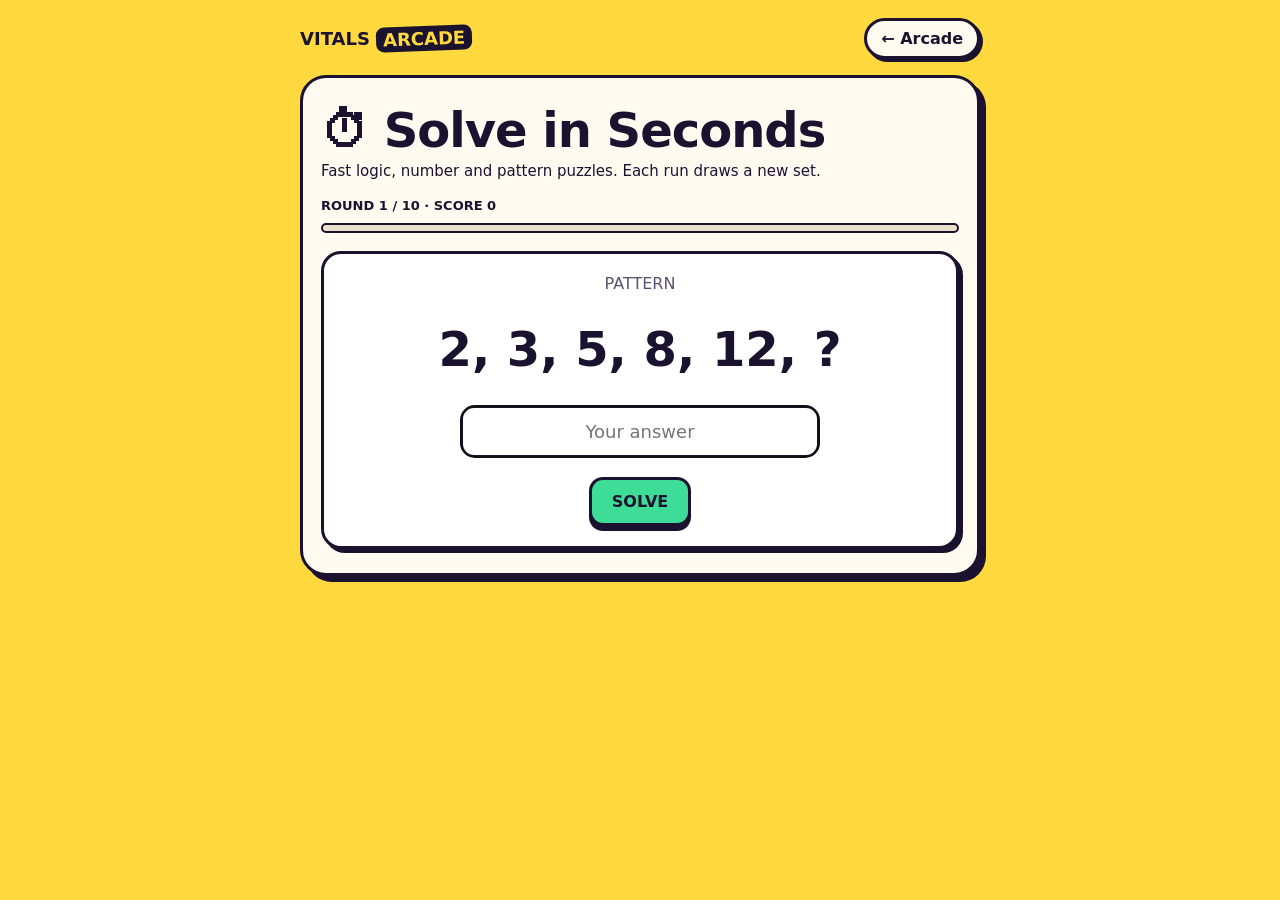
<file: games/solve/index.html>
<!doctype html><html lang="en"><head><meta charset="utf-8"><meta name="viewport" content="width=device-width,initial-scale=1"><title>Solve in Seconds · Vitals Arcade</title><link rel="stylesheet" href="../../shared/arcade-theme.css"></head><body><main><nav class="arcade-nav"><div class="game-brand">VITALS <span>ARCADE</span></div><button class="home-btn" onclick="location.href='../../'">← Arcade</button></nav><section class="game-card"><h1 class="game-title">⏱ Solve in Seconds</h1><p class="game-sub">Fast logic, number and pattern puzzles. Each run draws a new set.</p><div id="meta" class="meta"></div><div class="progress-bar"><i id="bar"></i></div><section class="question-card" style="text-align:center"><div id="cat" class="muted"></div><div id="q" style="font-size:clamp(28px,8vw,48px);font-weight:800;margin:28px 0"></div><input id="a" class="answer-input" inputmode="decimal" placeholder="Your answer"><br><br><button id="go" class="arcade-btn">SOLVE</button><div id="result"></div></section></section></main><script src="../../shared/arcade-state.js"></script><script>
const BANK=[['NUMBER PATTERN','2, 6, 12, 20, 30, ?','42','Multiply n by n+1.'],['EQUATION','3 + 3 × 4 = ?','15','Multiplication first.'],['NUMBER PATTERN','5, 10, 20, 40, ?','80','Each number doubles.'],['LOGIC','Clock at 3:15: smaller angle?','7.5','The hour hand is 7.5° past 3.'],['PATTERN','1, 1, 2, 3, 5, 8, ?','13','Add the previous two.'],['MATH','4 pencils cost ₦120. 7 cost?','210','One pencil costs ₦30.'],['NUMBER PATTERN','81, 27, 9, 3, ?','1','Divide by 3.'],['WORD LOGIC','Odd number. Remove one letter and I become even.','seven','SEVEN minus S becomes EVEN.'],['EQUATION','12 ÷ 3 + 2 × 5 = ?','14','4 + 10 = 14.'],['PATTERN','3, 6, 11, 18, 27, ?','38','Differences increase by 2.'],['MATH','25% of 240 = ?','60','One quarter of 240.'],['EQUATION','18 - 6 ÷ 2 = ?','15','Division before subtraction.'],['PATTERN','4, 8, 14, 22, 32, ?','44','Add 4,6,8,10,12.'],['LOGIC','A dozen eggs minus 5 equals?','7','12 - 5 = 7.'],['MATH','If 3 books cost ₦900, 5 cost?','1500','Each costs ₦300.'],['PATTERN','2, 3, 5, 8, 12, ?','17','Add 1,2,3,4,5.'],['EQUATION','7 × 6 - 10 = ?','32','42 - 10 = 32.'],['NUMBER PATTERN','64, 32, 16, 8, ?','4','Divide by 2.'],['LOGIC','If all bloops are razzies and all razzies are green, are bloops green?','yes','The relationship is transitive.'],['MATH','10% of 450 = ?','45','0.1 × 450.'],['PATTERN','1, 4, 10, 19, 31, ?','46','Add 3,6,9,12,15.'],['EQUATION','5 + 2 × 7 - 3 = ?','16','14 + 5 - 3.'],['MATH','A ₦200 item is 25% off. Price?','150','25% of 200 is 50.'],['PATTERN','10, 13, 19, 28, 40, ?','55','Add 3,6,9,12,15.'],['LOGIC','How many months have 28 days?','12','Every month has at least 28 days.'],['MATH','6 workers finish a job in 10 days. At same rate, 3 workers need?','20','Half the workers means twice the time.'],['NUMBER PATTERN','3, 9, 27, 81, ?','243','Multiply by 3.'],['EQUATION','100 ÷ 4 + 7 = ?','32','25 + 7.'],['PATTERN','2, 5, 10, 17, 26, ?','37','Add consecutive odd numbers.'],['LOGIC','You have 3 apples and take 2. How many do you have?','2','You took 2.']];
let puzzles=[],n=0,score=0,locked=false,timer;const $=id=>document.getElementById(id);function norm(x){return x.trim().toLowerCase().replace(/[₦,$,\s,°]/g,'')}function start(){locked=false;const p=puzzles[n];$('meta').textContent='ROUND '+(n+1)+' / '+puzzles.length+' · SCORE '+score;$('bar').style.width=(n/puzzles.length*100)+'%';$('cat').textContent=p[0];$('q').textContent=p[1];$('a').value='';$('result').innerHTML='';$('go').disabled=false;$('a').focus();clearTimeout(timer);$('bar').style.transition='none';requestAnimationFrame(()=>{$('bar').style.transition='width 10s linear';$('bar').style.width='0%'});timer=setTimeout(()=>finish(false),10000)}function finish(ok){if(locked)return;locked=true;clearTimeout(timer);$('go').disabled=true;if(ok)score+=100;const p=puzzles[n];$('result').innerHTML='<div class="result"><b class="'+(ok?'ok':'bad')+'">'+(ok?'✓ CORRECT':'✕ NOT QUITE')+'</b><p>Answer: <b>'+p[2]+'</b></p><p class="muted">'+p[3]+'</p><button class="arcade-btn alt" onclick="next()">'+(n===puzzles.length-1?'FINISH':'NEXT')+'</button></div>';if(window.VitalsArcade)VitalsArcade.recordGame('solve-in-seconds',score,ok)}function next(){n++;if(n<puzzles.length)start();else done()}function done(){$('bar').style.width='100%';$('cat').textContent='CHALLENGE COMPLETE';$('q').textContent=score+' POINTS';$('a').remove();$('go').remove();$('result').innerHTML='<div class="result"><b class="ok">⚡ COMPLETE</b><p>Fresh puzzle set ready for the next run.</p><button class="arcade-btn alt" onclick="location.reload()">PLAY AGAIN</button></div>'}puzzles=[...BANK].sort(()=>Math.random()-.5).slice(0,10);$('go').onclick=()=>finish(puzzles[n][2]===norm($('a').value));$('a').onkeydown=e=>{if(e.key==='Enter')$('go').click()};start();
</script></body></htm,["MATH","41 × 5 = ?","205","41 multiplied by 5."],["MATH","42 × 6 = ?","252","42 multiplied by 6."],["MATH","43 × 7 = ?","301","43 multiplied by 7."],["MATH","44 × 8 = ?","352","44 multiplied by 8."],["MATH","45 × 9 = ?","405","45 multiplied by 9."],["MATH","46 × 10 = ?","460","46 multiplied by 10."],["MATH","47 × 2 = ?","94","47 multiplied by 2."],["MATH","48 × 3 = ?","144","48 multiplied by 3."],["MATH","49 × 4 = ?","196","49 multiplied by 4."],["MATH","50 × 5 = ?","250","50 multiplied by 5."],["MATH","51 × 6 = ?","306","51 multiplied by 6."],["MATH","52 × 7 = ?","364","52 multiplied by 7."],["MATH","53 × 8 = ?","424","53 multiplied by 8."],["MATH","54 × 9 = ?","486","54 multiplied by 9."],["MATH","55 × 10 = ?","550","55 multiplied by 10."],["MATH","56 × 2 = ?","112","56 multiplied by 2."],["MATH","57 × 3 = ?","171","57 multiplied by 3."],["MATH","58 × 4 = ?","232","58 multiplied by 4."],["MATH","59 × 5 = ?","295","59 multiplied by 5."],["MATH","60 × 6 = ?","360","60 multiplied by 6."],["MATH","61 × 7 = ?","427","61 multiplied by 7."],["MATH","62 × 8 = ?","496","62 multiplied by 8."],["MATH","63 × 9 = ?","567","63 multiplied by 9."],["MATH","64 × 10 = ?","640","64 multiplied by 10."],["MATH","65 × 2 = ?","130","65 multiplied by 2."],["MATH","66 × 3 = ?","198","66 multiplied by 3."],["MATH","67 × 4 = ?","268","67 multiplied by 4."],["MATH","68 × 5 = ?","340","68 multiplied by 5."],["MATH","69 × 6 = ?","414","69 multiplied by 6."],["MATH","70 × 7 = ?","490","70 multiplied by 7."],["MATH","71 × 8 = ?","568","71 multiplied by 8."],["MATH","72 × 9 = ?","648","72 multiplied by 9."],["MATH","73 × 10 = ?","730","73 multiplied by 10."],["MATH","74 × 2 = ?","148","74 multiplied by 2."],["MATH","75 × 3 = ?","225","75 multiplied by 3."],["MATH","76 × 4 = ?","304","76 multiplied by 4."],["MATH","77 × 5 = ?","385","77 multiplied by 5."],["MATH","78 × 6 = ?","468","78 multiplied by 6."],["MATH","79 × 7 = ?","553","79 multiplied by 7."],["MATH","80 × 8 = ?","640","80 multiplied by 8."],["MATH","81 × 9 = ?","729","81 multiplied by 9."],["MATH","82 × 10 = ?","820","82 multiplied by 10."],["MATH","83 × 2 = ?","166","83 multiplied by 2."],["MATH","84 × 3 = ?","252","84 multiplied by 3."],["MATH","85 × 4 = ?","340","85 multiplied by 4."],["MATH","86 × 5 = ?","430","86 multiplied by 5."],["MATH","87 × 6 = ?","522","87 multiplied by 6."],["MATH","88 × 7 = ?","616","88 multiplied by 7."],["MATH","89 × 8 = ?","712","89 multiplied by 8."],["MATH","90 × 9 = ?","810","90 multiplied by 9."],["MATH","91 × 10 = ?","910","91 multiplied by 10."],["MATH","92 × 2 = ?","184","92 multiplied by 2."],["MATH","93 × 3 = ?","279","93 multiplied by 3."],["MATH","94 × 4 = ?","376","94 multiplied by 4."],["MATH","95 × 5 = ?","475","95 multiplied by 5."],["MATH","96 × 6 = ?","576","96 multiplied by 6."],["MATH","97 × 7 = ?","679","97 multiplied by 7."],["MATH","98 × 8 = ?","784","98 multiplied by 8."],["MATH","99 × 9 = ?","891","99 multiplied by 9."],["MATH","100 × 10 = ?","1000","100 multiplied by 10."],["MATH","101 × 2 = ?","202","101 multiplied by 2."],["MATH","102 × 3 = ?","306","102 multiplied by 3."],["MATH","103 × 4 = ?","412","103 multiplied by 4."],["MATH","104 × 5 = ?","520","104 multiplied by 5."],["MATH","105 × 6 = ?","630","105 multiplied by 6."],["MATH","106 × 7 = ?","742","106 multiplied by 7."],["MATH","107 × 8 = ?","856","107 multiplied by 8."],["MATH","108 × 9 = ?","972","108 multiplied by 9."],["MATH","109 × 10 = ?","1090","109 multiplied by 10."],["MATH","110 × 2 = ?","220","110 multiplied by 2."]]>
</file>
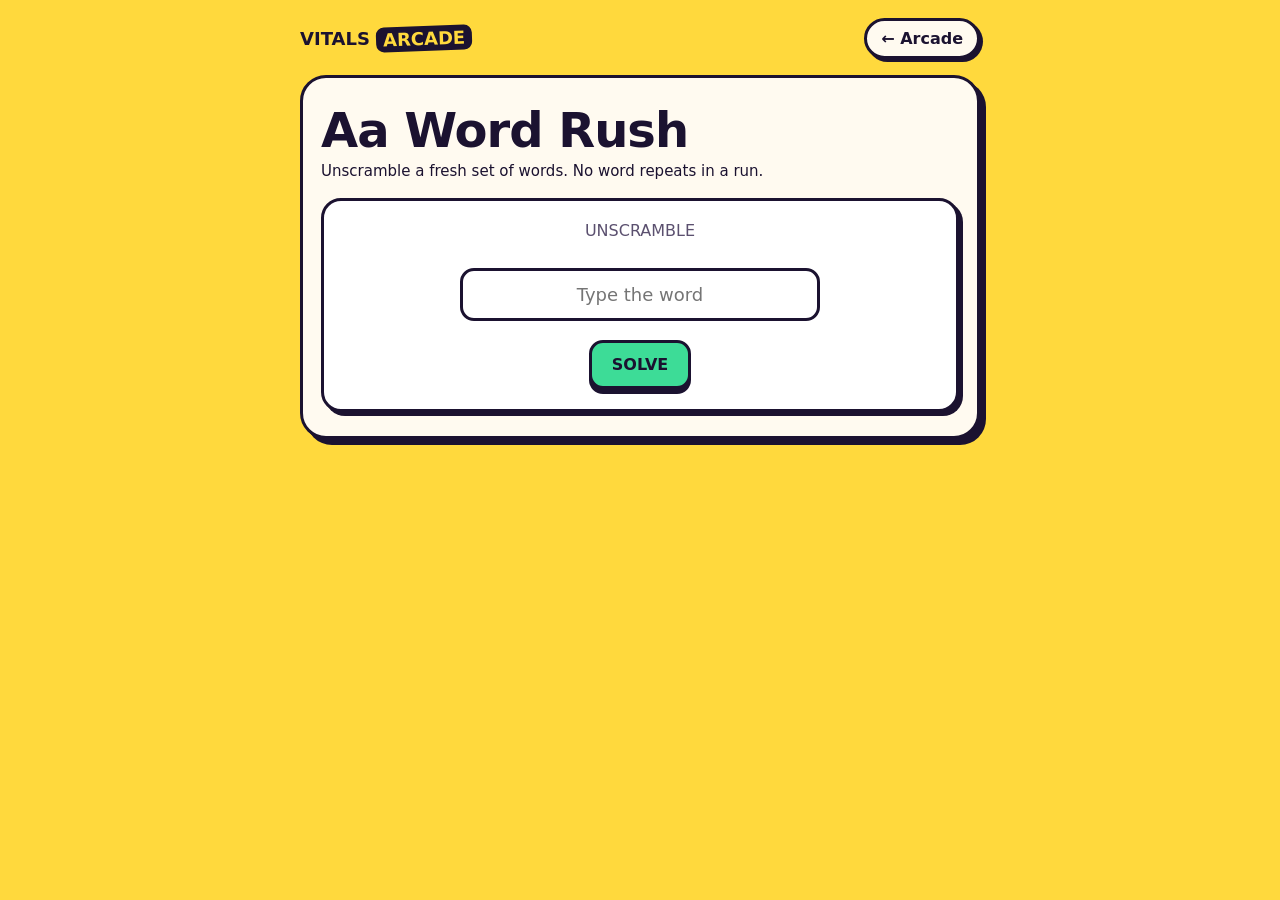
<file: games/word/index.html>
<!doctype html><html><head><meta charset="utf-8"><meta name="viewport" content="width=device-width,initial-scale=1"><title>Word Rush · Vitals Arcade</title><link rel="stylesheet" href="../../shared/arcade-theme.css"></head><body><main><nav class="arcade-nav"><div class="game-brand">VITALS <span>ARCADE</span></div><button class="home-btn" onclick="location.href='../../'">← Arcade</button></nav><section class="game-card"><h1 class="game-title">Aa Word Rush</h1><p class="game-sub">Unscramble a fresh set of words. No word repeats in a run.</p><div id="meta" class="meta"></div><div class="question-card" style="text-align:center"><div class="muted">UNSCRAMBLE</div><div id="word" style="font-size:clamp(34px,10vw,60px);font-weight:900;letter-spacing:6px;margin:28px 0"></div><input id="answer" class="answer-input" autocomplete="off" placeholder="Type the word"><br><br><button id="submit" class="arcade-btn">SOLVE</button><div id="result"></div></div></section></main><script src="../../shared/arcade-state.js"></script><script>
const BANK=['EARTH','APPLE','LIGHT','WATER','TRAIN','SMILE','STONE','CLOUD','BRAIN','PLANT','MUSIC','RIVER','HOUSE','TIGER','ORANGE','GARDEN','WINDOW','SUMMER','OCEAN','ROCKET','PLANET','FRIEND','MARKET','BUTTON','CAMERA','PUZZLE','COOKIE','FOREST','SCHOOL','FLOWER'],'BREAD','BRAVE','CHAIR','DREAM','EAGLE','FIELD','GLASS','GREEN','HEART','HOUSE','JUICE','KNIFE','LEMON','METAL','NIGHT','PAPER','PEACH','PHONE','PLANE','QUEEN','RAINBOW','SCHOOL','SHOES','SNAKE','SPACE','SPOON','STORM','TABLE','THUMB','TOAST','TRAIN','TRUCK','WATCH','WHALE','WHEEL','WORLD','YOUTH','ZEBRA','BOTTLE','BRIDGE','CASTLE','CIRCLE','DRAGON','ENGINE','FINGER','GUITAR','HAMMER','ISLAND','JACKET','KITTEN','LADDER','MARBLE','MIRROR','MOUSE','NURSE','PENCIL','PILLOW','PIZZA','RABBIT','ROBOT','SILVER','SINGER','SKY','SMOOTH','SPRING','STATION','SUNSET','TICKET','TOMATO','TURTLE','VALLEY','VILLAGE','WINTER','WINDOW','YELLOW']let words=[],n=0,score=0,locked=false;const $=id=>document.getElementById(id);function shuffle(s){let a=s.split('');for(let i=a.length-1;i>0;i--){const j=Math.floor(Math.random()*(i+1));[a[i],a[j]]=[a[j],a[i]]}const out=a.join('');return out===s?shuffle(s):out}function start(){locked=false;const p=words[n];$('meta').textContent='ROUND '+(n+1)+' / '+words.length+' · SCORE '+score;$('word').textContent=shuffle(p);$('answer').value='';$('result').innerHTML='';$('submit').disabled=false;$('answer').focus()}function submit(){if(locked)return;locked=true;$('submit').disabled=true;const p=words[n],ok=$('answer').value.trim().toUpperCase()===p;if(ok)score+=100;$('result').innerHTML='<div class="result"><b class="'+(ok?'ok':'bad')+'">'+(ok?'✓ CORRECT':'✕ NOT QUITE')+'</b><p>Answer: <b>'+p+'</b></p><button class="arcade-btn alt" onclick="next()">'+(n===words.length-1?'FINISH':'NEXT')+'</button></div>';if(window.VitalsArcade)VitalsArcade.recordGame('word-rush',score,ok)}
function next(){n++;if(n<words.length)start();else done()}function done(){$('word').textContent=score+' XP';$('answer').remove();$('submit').remove();$('meta').textContent='CHALLENGE COMPLETE';$('result').innerHTML='<div class="result"><b class="ok">WORD RUSH COMPLETE</b><p>Fresh word pool ready for the next run.</p><button class="arcade-btn alt" onclick="location.reload()">PLAY AGAIN</button></div>'}
words=[...BANK].sort(()=>Math.random()-.5).slice(0,10);$('submit').onclick=submit;$('answer').onkeydown=e=>{if(e.key==='Enter')submit()};start();
</script></body></html>
</file>
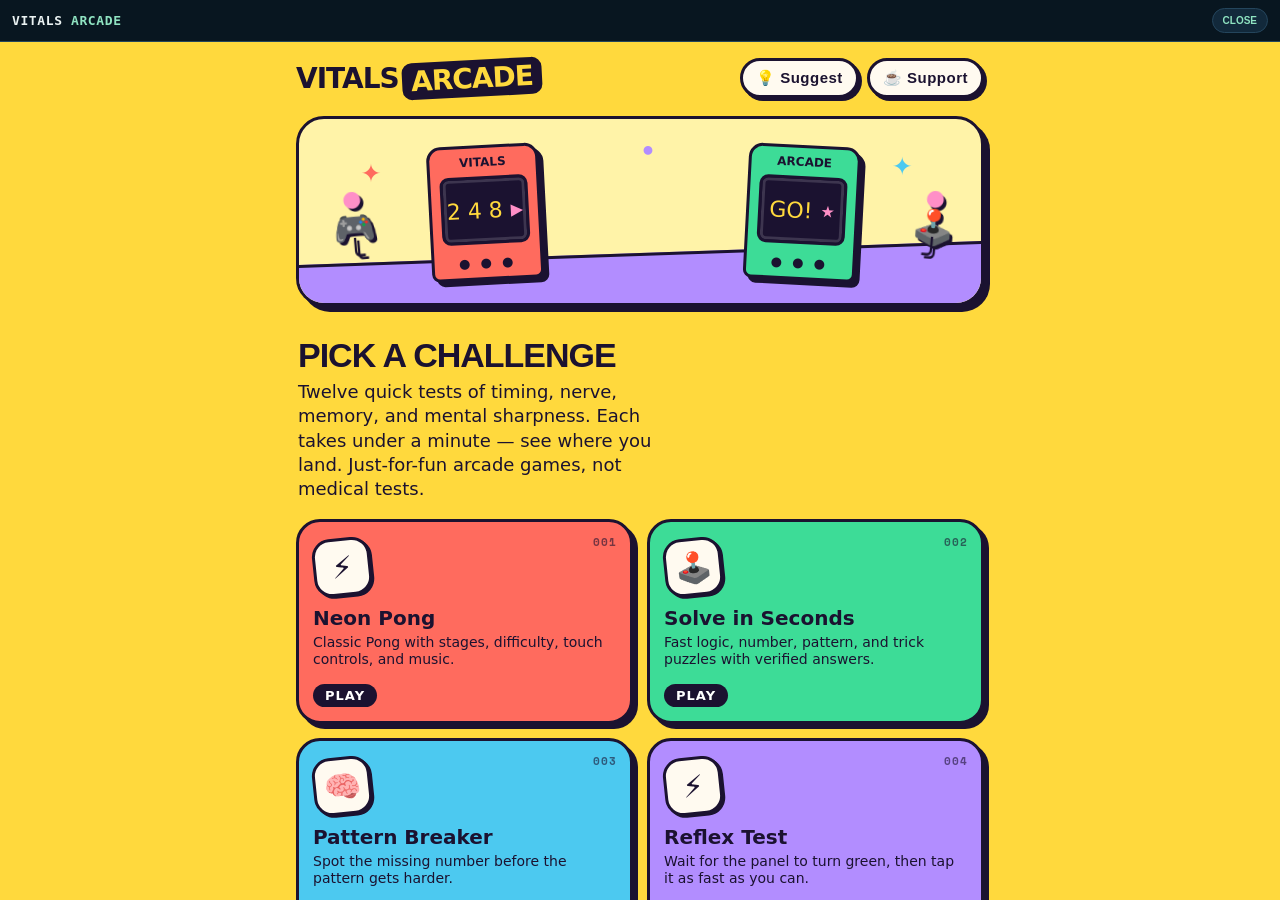
<file: miniapp.html>
<!doctype html>
<html lang="en">
<head>
  <meta charset="utf-8">
  <meta name="viewport" content="width=device-width,initial-scale=1,viewport-fit=cover">
  <meta name="theme-color" content="#081620">
  <meta name="description" content="Quick, just-for-fun arcade challenges for timing, reflex, memory and control.">
  <meta name="base:app_id" content="6a9d0c60eae4ee0ceaa644b9">
  <meta property="og:title" content="Vitals Arcade">
  <meta property="og:description" content="Quick arcade challenges you can play in under a minute.">
  <meta property="og:image" content="https://vitals-arcade.vercel.app/splash.svg">
  <title>Vitals Arcade</title>
  <style>
    *{box-sizing:border-box}html,body{margin:0;width:100%;height:100%;background:#081620;overflow:hidden}body{font-family:Inter,system-ui,sans-serif}.shell{width:100%;height:100%;display:flex;flex-direction:column;background:#081620}.bar{height:42px;flex:0 0 42px;display:flex;align-items:center;justify-content:space-between;padding:0 12px;background:#081620;border-bottom:1px solid #24455c;color:#eaf2f2;z-index:2}.brand{font:700 13px/1 monospace;letter-spacing:.6px}.brand b{color:#8fe3c1}.actions{display:flex;gap:7px}.mini-btn{border:1px solid #24455c;background:#12293b;color:#8fe3c1;border-radius:999px;padding:6px 10px;font-size:10px;font-weight:700}.mini-btn:active{transform:scale(.97)}iframe{border:0;width:100%;flex:1;min-height:0;background:#081620}
  </style>
</head>
<body>
  <div class="shell">
    <div class="bar">
      <div class="brand">VITALS <b>ARCADE</b></div>
      <div class="actions"><button id="add" class="mini-btn" hidden>＋ ADD APP</button><button id="close" class="mini-btn">CLOSE</button></div>
    </div>
    <iframe title="Vitals Arcade games" src="/index.html"></iframe>
  </div>
  <script type="module">
    import { sdk } from 'https://esm.sh/@farcaster/miniapp-sdk';
    const add = document.getElementById('add');
    const close = document.getElementById('close');
    try {
      const context = await sdk.context;
      if (!context?.client?.added) add.hidden = false;
      await sdk.actions.ready();
      add.onclick = async () => {
        try { await sdk.actions.addMiniApp(); } catch (e) { console.warn('Add app unavailable', e); }
      };
      close.onclick = async () => {
        try { await sdk.actions.close(); } catch (e) { history.back(); }
      };
    } catch (e) {
      add.hidden = true;
      close.onclick = () => history.back();
    }
  </script>
</body>
</html>
</file>
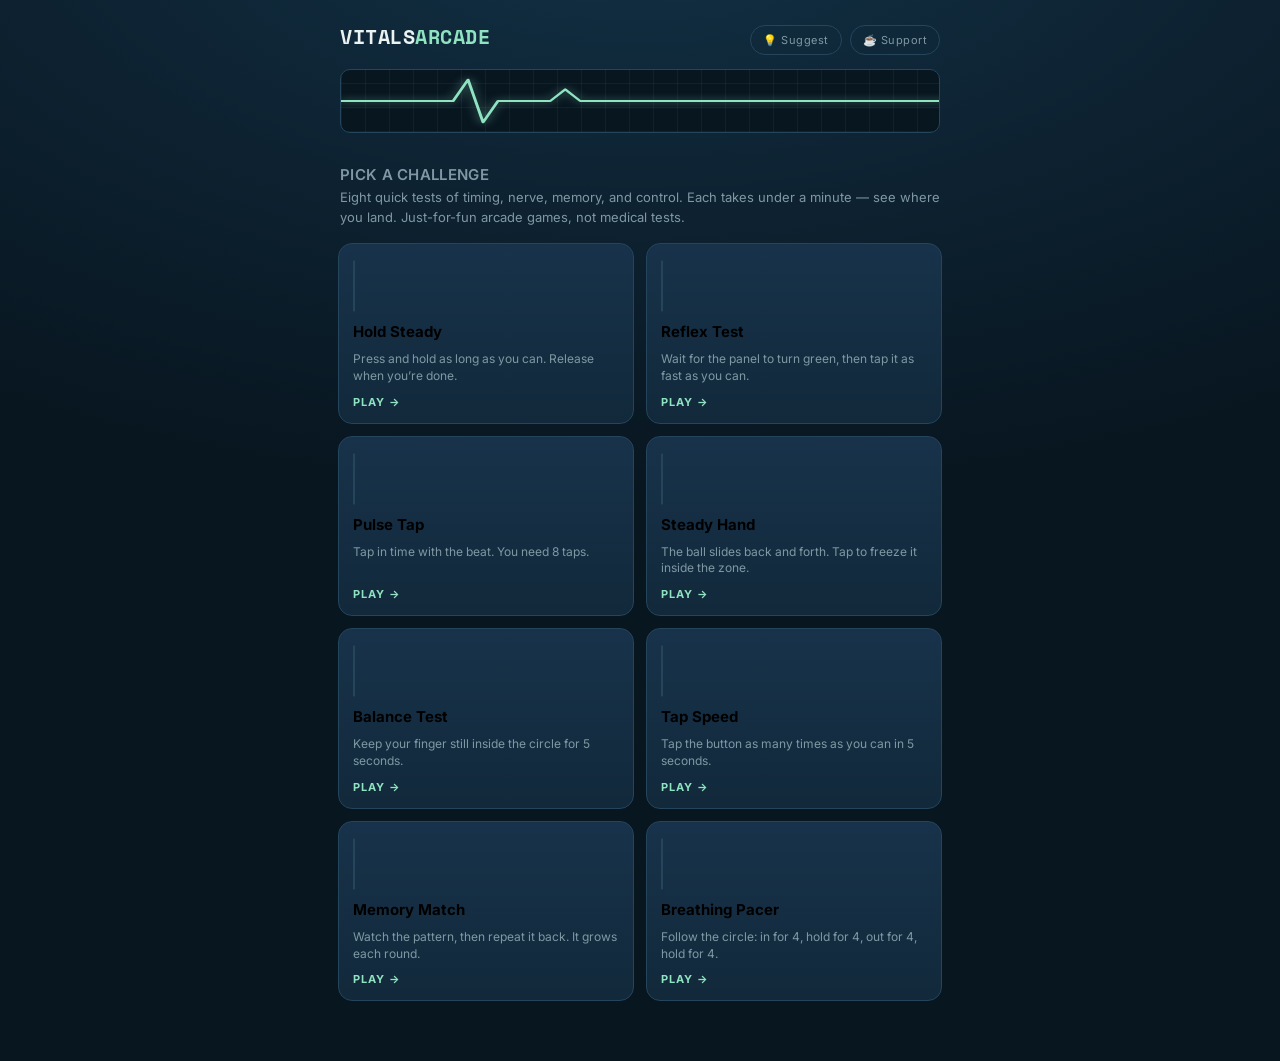
<file: vitals-arcade.html>
<!DOCTYPE html>
<html lang="en">
<head>
<meta charset="UTF-8">
<meta name="viewport" content="width=device-width, initial-scale=1.0, maximum-scale=1, user-scalable=no">
<title>Vitals Arcade</title>
<link rel="preconnect" href="https://fonts.googleapis.com">
<link rel="preconnect" href="https://fonts.gstatic.com" crossorigin>
<link href="https://fonts.googleapis.com/css2?family=Space+Mono:wght@400;700&family=Inter:wght@400;500;600;700;800&display=swap" rel="stylesheet">
<style>
  :root{
    --bg: #0d2130;
    --bg-deep: #081620;
    --panel: #12293b;
    --panel-hi: #17324a;
    --line: #24455c;
    --trace: #8fe3c1;
    --trace-dim: #4d7f74;
    --alert: #ff5a4e;
    --amber: #f2a93b;
    --text: #eaf2f2;
    --muted: #7f98a3;
    --radius: 14px;
  }
  *{box-sizing:border-box;}
  html,body{margin:0;padding:0;}
  body{
    background:
      radial-gradient(1200px 600px at 50% -10%, #123246 0%, var(--bg) 55%, var(--bg-deep) 100%);
    color:var(--text);
    font-family:'Inter',sans-serif;
    min-height:100vh;
    -webkit-font-smoothing:antialiased;
  }
  .mono{font-family:'Space Mono',monospace;}
  button{font-family:inherit;}
  #app{max-width:640px;margin:0 auto;padding:0 18px 60px;min-height:100vh;}

  /* ---------- Top bar / ECG signature ---------- */
  .topbar{padding:22px 2px 10px;}
  .brand-row{display:flex;align-items:baseline;justify-content:space-between;margin-bottom:14px;}
  .brand{
    font-family:'Space Mono',monospace;
    font-weight:700;
    font-size:20px;
    letter-spacing:0.5px;
    color:var(--text);
  }
  .brand span{color:var(--trace);}
  .brand-tag{font-size:11px;color:var(--muted);letter-spacing:1.5px;text-transform:uppercase;}

  .ecg-wrap{
    position:relative;
    height:64px;
    border-radius:10px;
    background:var(--bg-deep);
    border:1px solid var(--line);
    overflow:hidden;
  }
  .ecg-wrap svg{position:absolute;top:0;left:0;width:200%;height:100%;}
  .ecg-line{
    fill:none;
    stroke:var(--trace);
    stroke-width:2;
    stroke-linecap:round;
    stroke-linejoin:round;
    filter:drop-shadow(0 0 4px rgba(143,227,193,0.55));
    animation:ecg-scroll 4.5s linear infinite;
  }
  @keyframes ecg-scroll{
    from{transform:translateX(0);}
    to{transform:translateX(-50%);}
  }
  .ecg-grid{position:absolute;inset:0;
    background-image:
      repeating-linear-gradient(90deg, rgba(143,227,193,0.06) 0 1px, transparent 1px 24px),
      repeating-linear-gradient(0deg, rgba(143,227,193,0.06) 0 1px, transparent 1px 24px);
  }
  @media (prefers-reduced-motion: reduce){
    .ecg-line{animation:none;}
  }

  /* ---------- Hub grid ---------- */
  .hub-intro{margin:22px 2px 16px;}
  .hub-intro h1{font-size:15px;margin:0 0 4px;color:var(--muted);font-weight:600;letter-spacing:.3px;}
  .hub-intro p{margin:0;font-size:13px;color:var(--muted);line-height:1.5;}

  .grid{display:grid;grid-template-columns:1fr 1fr;gap:12px;margin-top:8px;}
  @media (max-width:420px){.grid{grid-template-columns:1fr;}}

  .card{
    background:linear-gradient(180deg, var(--panel-hi), var(--panel));
    border:1px solid var(--line);
    border-radius:var(--radius);
    padding:16px 14px 14px;
    text-align:left;
    cursor:pointer;
    position:relative;
    overflow:hidden;
    transition:transform .15s ease, border-color .15s ease;
    display:flex;flex-direction:column;gap:10px;
    min-height:168px;
  }
  .card:hover{transform:translateY(-2px);border-color:var(--trace-dim);}
  .card:focus-visible{outline:2px solid var(--trace);outline-offset:2px;}
  .card:active{transform:translateY(0);}
  .card-preview{height:52px;border-radius:8px;background:var(--bg-deep);position:relative;overflow:hidden;border:1px solid var(--line);}
  .card-num{
    position:absolute;top:10px;right:12px;
    font-size:10px;color:var(--muted);letter-spacing:1px;
  }
  .card h3{margin:0;font-size:15px;font-weight:700;}
  .card p{margin:0;font-size:12px;color:var(--muted);line-height:1.4;flex-grow:1;}
  .card .go{font-size:11px;color:var(--trace);font-weight:700;letter-spacing:1px;text-transform:uppercase;}

  /* mini previews */
  .mp-dot{position:absolute;width:8px;height:8px;border-radius:50%;background:var(--amber);top:50%;left:50%;transform:translate(-50%,-50%);}
  .mp-track{position:absolute;left:50%;top:6px;bottom:6px;width:2px;background:var(--line);transform:translateX(-50%);}
  .mp-marker{position:absolute;left:50%;width:10px;height:10px;border-radius:50%;background:var(--trace);transform:translate(-50%,-50%);}
  .mp-flash{position:absolute;inset:8px;border-radius:6px;}
  .mp-pulse{position:absolute;left:50%;top:50%;width:14px;height:14px;border-radius:50%;background:var(--alert);transform:translate(-50%,-50%);}
  .mp-bar{position:absolute;left:8px;right:8px;top:50%;height:4px;background:var(--line);border-radius:2px;transform:translateY(-50%);}
  .mp-zone{position:absolute;top:50%;height:14px;width:16%;background:rgba(143,227,193,0.25);border:1px solid var(--trace-dim);border-radius:3px;transform:translateY(-50%);left:42%;}
  .mp-ball{position:absolute;top:50%;width:9px;height:9px;border-radius:50%;background:var(--amber);transform:translate(-50%,-50%);}

  /* ---------- Game view ---------- */
  #game-view{padding-top:10px;}
  .game-header{display:flex;align-items:center;gap:10px;margin:14px 0 6px;}
  .back-btn{
    background:var(--panel);border:1px solid var(--line);color:var(--text);
    width:34px;height:34px;border-radius:9px;font-size:16px;cursor:pointer;
    display:flex;align-items:center;justify-content:center;flex-shrink:0;
  }
  .back-btn:hover{border-color:var(--trace-dim);}
  .game-title{font-size:17px;font-weight:800;margin:0;}
  .game-sub{font-size:12px;color:var(--muted);margin:0 0 18px;line-height:1.5;}

  .stage{
    background:linear-gradient(180deg, var(--panel-hi), var(--panel));
    border:1px solid var(--line);
    border-radius:var(--radius);
    padding:22px 16px;
    min-height:360px;
    display:flex;flex-direction:column;
    align-items:center;justify-content:center;
    gap:22px;
    position:relative;
  }
  .status-pill{
    font-family:'Space Mono',monospace;
    font-size:11px;letter-spacing:1.5px;text-transform:uppercase;
    padding:5px 12px;border-radius:20px;background:var(--bg-deep);
    border:1px solid var(--line);color:var(--muted);
  }
  .status-pill.live{color:var(--alert);border-color:rgba(255,90,78,0.4);}
  .status-pill.go{color:var(--trace);border-color:rgba(143,227,193,0.4);}

  .big-readout{font-family:'Space Mono',monospace;font-size:46px;font-weight:700;letter-spacing:1px;}
  .action-btn{
    font-family:'Inter',sans-serif;font-weight:700;font-size:15px;
    background:var(--trace);color:#062018;border:none;border-radius:12px;
    padding:16px 34px;cursor:pointer;letter-spacing:.3px;
    box-shadow:0 6px 0 var(--trace-dim);
    transition:transform .08s ease, box-shadow .08s ease;
    -webkit-tap-highlight-color:transparent;
    touch-action:none;user-select:none;
  }
  .action-btn:active{transform:translateY(4px);box-shadow:0 2px 0 var(--trace-dim);}
  .action-btn.alt{background:var(--amber);box-shadow:0 6px 0 #9c7222;}
  .action-btn.alt:active{box-shadow:0 2px 0 #9c7222;}
  .action-btn.danger{background:var(--alert);box-shadow:0 6px 0 #a53329;}
  .action-btn.danger:active{box-shadow:0 2px 0 #a53329;}
  .action-btn:disabled{opacity:.4;box-shadow:none;transform:none;cursor:default;}

  .hint{font-size:12px;color:var(--muted);text-align:center;max-width:260px;}

  /* hold track */
  .hold-track-wrap{width:70px;height:230px;display:flex;flex-direction:column;align-items:center;gap:8px;}
  .hold-track{position:relative;width:10px;flex:1;background:var(--bg-deep);border-radius:6px;border:1px solid var(--line);overflow:visible;}
  .hold-zone{position:absolute;left:-30px;width:70px;font-size:9px;color:var(--muted);text-align:right;padding-right:6px;letter-spacing:.5px;}
  .hold-zone-line{position:absolute;left:0;right:0;height:1px;background:var(--line);}
  .hold-fill{position:absolute;bottom:0;left:0;right:0;background:linear-gradient(0deg, var(--trace), var(--amber));border-radius:6px;height:0%;}
  .hold-marker{position:absolute;left:50%;width:20px;height:20px;border-radius:50%;background:var(--text);border:3px solid var(--amber);transform:translate(-50%,50%);bottom:0%;box-shadow:0 0 10px rgba(242,169,59,0.7);}

  /* reflex flash zone */
  .reflex-zone{
    width:220px;height:220px;border-radius:20px;
    display:flex;align-items:center;justify-content:center;
    font-family:'Space Mono',monospace;font-weight:700;font-size:16px;
    text-align:center;padding:20px;cursor:pointer;
    transition:background .05s ease;
    user-select:none;-webkit-tap-highlight-color:transparent;
  }
  .reflex-wait{background:var(--bg-deep);color:var(--muted);border:2px dashed var(--line);}
  .reflex-go{background:var(--trace);color:#062018;border:2px solid var(--trace);}
  .reflex-early{background:var(--alert);color:#2a0805;border:2px solid var(--alert);}

  /* pulse */
  .pulse-circle{
    width:120px;height:120px;border-radius:50%;
    background:radial-gradient(circle at 35% 30%, #ff8478, var(--alert));
    box-shadow:0 0 0 6px rgba(255,90,78,0.15);
    transition:transform .08s ease;
  }
  .pulse-taplog{display:flex;gap:6px;flex-wrap:wrap;justify-content:center;max-width:280px;}
  .taplog-chip{font-family:'Space Mono',monospace;font-size:11px;padding:4px 8px;border-radius:6px;background:var(--bg-deep);border:1px solid var(--line);color:var(--muted);}
  .taplog-chip.good{color:var(--trace);border-color:var(--trace-dim);}
  .taplog-chip.bad{color:var(--alert);border-color:rgba(255,90,78,0.4);}

  /* steady hand */
  .sh-bar-wrap{width:100%;max-width:320px;}
  .sh-bar{position:relative;height:14px;background:var(--bg-deep);border-radius:8px;border:1px solid var(--line);margin-bottom:24px;}
  .sh-zone{position:absolute;top:-4px;bottom:-4px;background:rgba(143,227,193,0.22);border:1px solid var(--trace-dim);border-radius:6px;}
  .sh-ball{position:absolute;top:50%;width:24px;height:24px;border-radius:50%;background:var(--amber);border:3px solid var(--text);transform:translate(-50%,-50%);box-shadow:0 0 10px rgba(242,169,59,0.6);}

  /* results */
  .result-wrap{display:flex;flex-direction:column;align-items:center;gap:10px;text-align:center;}
  .result-tier{font-family:'Space Mono',monospace;font-size:28px;font-weight:700;color:var(--trace);}
  .result-metric{font-size:13px;color:var(--muted);}
  .result-metric b{color:var(--text);font-family:'Space Mono',monospace;}
  .btn-row{display:flex;gap:10px;margin-top:6px;}
  .action-btn.small{padding:11px 20px;font-size:13px;}
  .ghost-btn{
    background:transparent;border:1px solid var(--line);color:var(--muted);
    padding:11px 20px;border-radius:12px;font-size:13px;font-weight:600;cursor:pointer;
  }
  .ghost-btn:hover{color:var(--text);border-color:var(--trace-dim);}

  /* ---------- Support / donate ---------- */
  .support-btn{
    background:transparent;border:1px solid var(--line);color:var(--muted);
    font-size:11px;letter-spacing:.5px;padding:7px 12px;border-radius:20px;
    cursor:pointer;display:flex;align-items:center;gap:6px;white-space:nowrap;
  }
  .support-btn:hover{color:var(--amber);border-color:var(--amber);}

  .tab-row{display:flex;gap:8px;width:100%;max-width:320px;}
  .tab-btn{
    flex:1;background:var(--bg-deep);border:1px solid var(--line);color:var(--muted);
    font-size:12px;font-weight:700;letter-spacing:.3px;padding:10px 6px;border-radius:9px;
    cursor:pointer;
  }
  .tab-btn.active{color:var(--bg-deep);background:var(--trace);border-color:var(--trace);}

  .support-panel{width:100%;display:flex;flex-direction:column;align-items:center;gap:16px;}
  .donate-link-btn{
    display:inline-flex;align-items:center;justify-content:center;gap:8px;
    width:100%;max-width:280px;text-decoration:none;
    font-weight:700;font-size:14px;border-radius:12px;padding:14px 18px;
    color:#062018;box-shadow:0 6px 0 rgba(0,0,0,0.25);
  }
  .donate-link-btn.paystack{background:#00c3f3;color:#04222b;box-shadow:0 6px 0 #0a8ba8;}
  .donate-link-btn:active{transform:translateY(3px);box-shadow:none;}

  .wallet-card{
    width:100%;background:var(--bg-deep);border:1px solid var(--line);border-radius:12px;
    padding:14px;display:flex;flex-direction:column;align-items:center;gap:10px;
  }
  .wallet-label{font-size:11px;letter-spacing:1px;color:var(--muted);text-transform:uppercase;}
  .wallet-qr{width:120px;height:120px;border-radius:8px;background:#fff;padding:6px;}
  .wallet-addr-row{display:flex;align-items:center;gap:8px;width:100%;}
  .wallet-addr{
    flex:1;font-family:'Space Mono',monospace;font-size:11px;color:var(--text);
    background:var(--panel);border:1px solid var(--line);border-radius:8px;
    padding:8px 10px;overflow:hidden;text-overflow:ellipsis;white-space:nowrap;
  }
  .copy-btn{
    background:var(--panel);border:1px solid var(--line);color:var(--trace);
    font-size:11px;font-weight:700;padding:8px 10px;border-radius:8px;cursor:pointer;flex-shrink:0;
  }
  .copy-btn:hover{border-color:var(--trace);}
  .copy-btn.copied{background:var(--trace);color:var(--bg-deep);border-color:var(--trace);}

  /* balance test */
  .bal-zone{
    width:160px;height:160px;border-radius:50%;
    background:var(--bg-deep);border:2px dashed var(--line);
    display:flex;align-items:center;justify-content:center;position:relative;
    touch-action:none;-webkit-tap-highlight-color:transparent;
  }
  .bal-zone.active{border-color:var(--trace);}
  .bal-dot{width:28px;height:28px;border-radius:50%;background:var(--trace);box-shadow:0 0 12px rgba(143,227,193,0.6);}
  .bal-ring{
    position:absolute;inset:0;border-radius:50%;
    background:conic-gradient(var(--trace) calc(var(--p,0)*1%), transparent 0);
    -webkit-mask:radial-gradient(farthest-side, transparent calc(100% - 5px), #000 calc(100% - 4px));
    mask:radial-gradient(farthest-side, transparent calc(100% - 5px), #000 calc(100% - 4px));
  }

  /* tap speed */
  .tap-count{font-family:'Space Mono',monospace;font-size:64px;font-weight:700;line-height:1;}
  .tap-target{
    width:180px;height:180px;border-radius:50%;
    background:var(--amber);color:#3a2a05;
    display:flex;align-items:center;justify-content:center;
    font-weight:800;font-size:16px;letter-spacing:.5px;
    box-shadow:0 8px 0 #9c7222;
    cursor:pointer;user-select:none;-webkit-tap-highlight-color:transparent;touch-action:none;
  }
  .tap-target:active{transform:translateY(6px);box-shadow:0 2px 0 #9c7222;}

  /* memory */
  .mem-grid{display:grid;grid-template-columns:1fr 1fr;gap:10px;width:200px;height:200px;}
  .mem-tile{border-radius:12px;border:1px solid var(--line);cursor:pointer;transition:filter .1s ease, transform .06s ease;}
  .mem-tile:active{transform:scale(0.96);}
  .mem-tile.t0{background:#1c4a68;} .mem-tile.t1{background:#5c3a12;} .mem-tile.t2{background:#5c1f1a;} .mem-tile.t3{background:#1f4a3d;}
  .mem-tile.lit.t0{background:#3fa9df;} .mem-tile.lit.t1{background:var(--amber);} .mem-tile.lit.t2{background:var(--alert);} .mem-tile.lit.t3{background:var(--trace);}
  .mem-level{font-family:'Space Mono',monospace;font-size:13px;color:var(--muted);}

  /* breathing */
  .breathe-circle{
    width:140px;height:140px;border-radius:50%;
    background:radial-gradient(circle at 35% 30%, #a9f0d8, var(--trace));
    transform:scale(0.7);
    transition:transform 4s ease-in-out;
    box-shadow:0 0 0 8px rgba(143,227,193,0.12);
  }
  .breathe-label{font-family:'Space Mono',monospace;font-size:15px;letter-spacing:2px;color:var(--trace);text-transform:uppercase;}
  .breathe-cycles{font-size:12px;color:var(--muted);}
  .mood-row{display:flex;gap:8px;}
  .mood-btn{
    background:var(--bg-deep);border:1px solid var(--line);color:var(--text);
    font-size:12px;padding:9px 14px;border-radius:10px;cursor:pointer;
  }
  .mood-btn:hover{border-color:var(--trace);}

  /* ---------- Feedback / suggestions ---------- */
  .suggest-btn{
    background:transparent;border:1px solid var(--line);color:var(--muted);
    font-size:11px;letter-spacing:.5px;padding:7px 12px;border-radius:20px;
    cursor:pointer;display:flex;align-items:center;gap:6px;white-space:nowrap;
  }
  .suggest-btn:hover{color:var(--trace);border-color:var(--trace);}
  .icon-btn-row{display:flex;gap:8px;}

  .feedback-form{width:100%;display:flex;flex-direction:column;gap:12px;}
  .feedback-form label{font-size:11px;color:var(--muted);letter-spacing:.5px;text-transform:uppercase;display:block;margin-bottom:6px;}
  .feedback-form input, .feedback-form textarea{
    width:100%;background:var(--bg-deep);border:1px solid var(--line);border-radius:10px;
    color:var(--text);font-family:'Inter',sans-serif;font-size:13px;padding:11px 12px;resize:vertical;
  }
  .feedback-form input:focus, .feedback-form textarea:focus{outline:none;border-color:var(--trace);}
  .feedback-form textarea{min-height:100px;}
  .feedback-status{font-size:12px;color:var(--trace);text-align:center;min-height:16px;}
  .feedback-status.error{color:var(--alert);}

  [hidden]{display:none !important;}
</style>
</head>
<body>
<div id="app">

  <div class="topbar">
    <div class="brand-row">
      <div class="brand">VITALS<span>ARCADE</span></div>
      <div class="icon-btn-row">
        <button class="suggest-btn" id="suggest-btn">&#128161; Suggest</button>
        <button class="support-btn" id="support-btn">&#9749; Support</button>
      </div>
    </div>
    <div class="ecg-wrap" aria-hidden="true">
      <div class="ecg-grid"></div>
      <svg viewBox="0 0 800 64" preserveAspectRatio="none">
        <path class="ecg-line" d="M0,32 L60,32 L75,32 L85,10 L95,54 L105,32 L120,32 L140,32 L150,20 L160,32 L400,32 L460,32 L475,32 L485,10 L495,54 L505,32 L520,32 L540,32 L550,20 L560,32 L800,32"/>
      </svg>
    </div>
  </div>

  <!-- HUB -->
  <main id="hub">
    <div class="hub-intro">
      <h1>PICK A CHALLENGE</h1>
      <p>Eight quick tests of timing, nerve, memory, and control. Each takes under a minute &mdash; see where you land. Just-for-fun arcade games, not medical tests.</p>
    </div>
    <div class="grid" id="hub-grid"></div>
  </main>

  <!-- GAME VIEW -->
  <main id="game-view" hidden>
    <div class="game-header">
      <button class="back-btn" id="back-btn" aria-label="Back to hub">&#8592;</button>
      <div>
        <p class="game-title" id="game-title"></p>
      </div>
    </div>
    <p class="game-sub" id="game-sub"></p>
    <div class="stage" id="stage"></div>
  </main>

  <!-- SUPPORT / DONATE VIEW -->
  <main id="support-view" hidden>
    <div class="game-header">
      <button class="back-btn" id="support-back-btn" aria-label="Back to hub">&#8592;</button>
      <div>
        <p class="game-title">Buy me a coffee</p>
      </div>
    </div>
    <p class="game-sub">If you enjoyed the arcade, a tip keeps the lights on. Pick a method below.</p>
    <div class="stage" id="support-stage" style="min-height:auto;padding:24px 16px;"></div>
  </main>

  <!-- SUGGEST / FEEDBACK VIEW -->
  <main id="suggest-view" hidden>
    <div class="game-header">
      <button class="back-btn" id="suggest-back-btn" aria-label="Back to hub">&#8592;</button>
      <div>
        <p class="game-title">Suggest a game</p>
      </div>
    </div>
    <p class="game-sub">Got an idea for a new mini-game, or feedback on this one? Send it over.</p>
    <div class="stage" id="suggest-stage" style="min-height:auto;padding:24px 16px;"></div>
  </main>

</div>

<script>
(function(){
  "use strict";

  /* ============================================================
     DONATE CONFIG — edit these with your own details.
     ============================================================ */
  var DONATE = {
    // A Paystack Payment Page URL. Create one free in the Paystack
    // dashboard: Revenue -> Payment Pages -> Create page. Paste the
    // generated https://paystack.com/pay/... link below.
    paystackLink: 'https://paystack.com/pay/your-page-slug',
    // Binance Pay "scan to pay" details.
    // Your QR code is embedded below as image data, so no separate file
    // upload is needed. To replace it later: open Binance app -> Wallet ->
    // Pay -> Receive, save the new QR image, base64-encode it, and swap
    // the qrImage value for a new 'data:image/png;base64,...' string.
    binance: {
      qrImage: '[data-uri]',
      binancePayId: 'Blockchain enthusiastic'
    }
  };

  var hubGrid = document.getElementById('hub-grid');
  var hub = document.getElementById('hub');
  var gameView = document.getElementById('game-view');
  var supportView = document.getElementById('support-view');
  var supportStage = document.getElementById('support-stage');
  var stage = document.getElementById('stage');
  var gameTitleEl = document.getElementById('game-title');
  var gameSubEl = document.getElementById('game-sub');
  var backBtn = document.getElementById('back-btn');
  var supportBtn = document.getElementById('support-btn');
  var supportBackBtn = document.getElementById('support-back-btn');
  var suggestView = document.getElementById('suggest-view');
  var suggestStage = document.getElementById('suggest-stage');
  var suggestBtn = document.getElementById('suggest-btn');
  var suggestBackBtn = document.getElementById('suggest-back-btn');

  var activeGame = null;
  var rafHandles = [];

  function raf(fn){ var id = requestAnimationFrame(fn); rafHandles.push(id); return id; }
  function clearRafs(){ rafHandles.forEach(cancelAnimationFrame); rafHandles = []; }

  // simple beep via WebAudio, created lazily on first user gesture
  var audioCtx = null;
  function beep(freq, dur, vol){
    try{
      if(!audioCtx) audioCtx = new (window.AudioContext || window.webkitAudioContext)();
      var o = audioCtx.createOscillator();
      var g = audioCtx.createGain();
      o.frequency.value = freq || 880;
      o.type = 'sine';
      g.gain.value = vol || 0.05;
      o.connect(g); g.connect(audioCtx.destination);
      o.start();
      g.gain.exponentialRampToValueAtTime(0.0001, audioCtx.currentTime + (dur||0.08));
      o.stop(audioCtx.currentTime + (dur||0.08) + 0.02);
    }catch(e){ /* audio not available, ignore */ }
  }

  /* ============================================================
     FEEDBACK CONFIG — edit these with your own details.
     ============================================================ */
  var FEEDBACK = {
    // Optional: a Formspree endpoint (formspree.io/f/xxxxxxx) or similar
    // form-backend URL that accepts a JSON POST. Leave blank to fall back
    // to opening the visitor's email client instead.
    endpoint: '',
    // Fallback email address used when no endpoint is set above.
    email: 'you@example.com'
  };

  /* ============================================================
     TIPS — short, non-medical suggestions shown after each result.
     Keyed by game id, then by tier name.
     ============================================================ */
  var TIPS = {
    default: 'Nice run. Try another game to see how you do.',
    hold: {
      NOVICE: 'Short holds are common when you\u2019re tense. A slow four-count breath before you start can help.',
      CONTENDER: 'Solid. Relaxing your shoulders before you hold tends to buy a few extra seconds.',
      ATHLETE: 'Strong hold. The Breathing Pacer is a good way to cool down after this one.',
      FREEDIVER: 'Excellent control. See if that steadiness carries over to the Balance Test.'
    },
    reflex: {
      LIGHTNING: 'Fast. Reaction time is naturally quicker earlier in the day \u2014 try again later and compare.',
      QUICK: 'Above average. Fatigue and distraction are the biggest things that slow this down.',
      AVERAGE: 'Right in the typical range. A short break and another attempt often shaves off time.',
      SLUGGISH: 'Reaction time dips with tiredness or a busy mind \u2014 worth another go when you\u2019re fresh.'
    },
    pulse: {
      METRONOME: 'Excellent internal timing. Musicians and athletes both lean on this skill.',
      'IN THE POCKET': 'Good rhythm sense. A few practice rounds usually tightens this further.',
      'OFF-BEAT': 'Timing wandered a bit \u2014 try focusing on the sound of the beat rather than watching the circle.',
      ARRHYTHMIC: 'Rhythm takes practice. Try counting "1-2-3-4" quietly along with the pulse next time.'
    },
    steady: {
      BULLSEYE: 'Dead on. Your timing and read on speed are both sharp.',
      SHARP: 'Close call. Watching the zone rather than the ball itself can help you anticipate.',
      SHAKY: 'A bit early or late \u2014 try tracking the rhythm of the motion instead of reacting.',
      MISS: 'Timing games take a few tries to click \u2014 give it another shot.'
    },
    balance: {
      'ROCK STEADY': 'Very still hands. That kind of control helps with anything fine-motor, from drawing to surgery jokes aside.',
      STEADY: 'Good control. Resting your elbow or arm can steady things even more.',
      SHAKY: 'A little wobble is normal \u2014 caffeine, cold, and fatigue all add tremor.',
      JITTERY: 'Hands are naturally less steady when tired or wired \u2014 try again after a short rest.'
    },
    tapspeed: {
      BLUR: 'Very fast tapping \u2014 your finger speed is well above average.',
      RAPID: 'Quick hands. Consistent tapping speed tends to beat all-out bursts.',
      QUICK: 'Solid pace. Relaxing your wrist rather than tensing it usually speeds this up.',
      CASUAL: 'Steady and unhurried. Try tapping with a lighter touch for more speed.'
    },
    memory: {
      SAVANT: 'Outstanding recall \u2014 that\u2019s a long sequence to hold in short-term memory.',
      'STEEL TRAP': 'Strong working memory. Grouping the pattern into chunks tends to help push it further.',
      SHARP: 'Solid recall. Saying the sequence out loud in your head as it plays can extend this.',
      NOVICE: 'Short-term memory for sequences varies a lot day to day \u2014 try again when you\u2019re less distracted.'
    },
    breathing: {
      DONE: 'Nice reset. A minute of paced breathing can take the edge off a stressful moment.'
    }
  };

  function pickNextGame(gameId){
    var idx = GAMES.findIndex(function(g){ return g.id === gameId; });
    if(idx === -1) return null;
    return GAMES[(idx+1) % GAMES.length];
  }

  function tierBlock(gameId, tierName, metricLabel, metricValue){
    var tip = (TIPS[gameId] && TIPS[gameId][tierName]) || TIPS.default;
    var next = pickNextGame(gameId);
    var wrap = document.createElement('div');
    wrap.className = 'result-wrap';
    wrap.innerHTML =
      '<div class="status-pill">RESULT</div>' +
      '<div class="result-tier">' + tierName + '</div>' +
      '<div class="result-metric">' + metricLabel + ' <b>' + metricValue + '</b></div>' +
      '<p class="hint">' + tip + '</p>' +
      '<div class="btn-row">' +
        '<button class="action-btn small" id="play-again">Play again</button>' +
        (next ? '<button class="action-btn small alt" id="try-next">Try ' + next.title + '</button>' : '') +
      '</div>' +
      '<button class="ghost-btn" id="to-hub" style="margin-top:2px;">All games</button>';
    return wrap;
  }

  function wireResultButtons(container, restartFn, gameId){
    container.querySelector('#play-again').addEventListener('click', restartFn);
    container.querySelector('#to-hub').addEventListener('click', showHub);
    var nextBtn = container.querySelector('#try-next');
    if(nextBtn){
      nextBtn.addEventListener('click', function(){
        var next = pickNextGame(gameId);
        if(next) openGame(next);
      });
    }
  }

  /* ============================================================
     GAME 1: HOLD STEADY  (breath-hold style press & hold)
  ============================================================ */
  var HoldSteady = {
    id: 'hold',
    title: 'Hold Steady',
    tagline: 'Press and hold as long as you can. Release when you\u2019re done.',
    previewInit: function(el){
      el.innerHTML = '<div class="mp-track"></div><div class="mp-marker" style="bottom:8px;top:auto;"></div>';
      var marker = el.querySelector('.mp-marker');
      var t = 0;
      return function(){
        t += 0.02;
        var y = (Math.sin(t)*0.5+0.5) * 34;
        marker.style.bottom = y + 'px';
      };
    },
    zones: [
      {max:10, name:'NOVICE'},
      {max:25, name:'CONTENDER'},
      {max:45, name:'ATHLETE'},
      {max:Infinity, name:'FREEDIVER'}
    ],
    maxScaleSeconds: 50,
    render: function(){
      gameTitleEl.textContent = this.title;
      gameSubEl.textContent = this.tagline;
      var self = this;
      stage.innerHTML =
        '<div class="status-pill" id="hs-status">READY</div>' +
        '<div class="hold-track-wrap">' +
          '<div class="hold-track" id="hs-track">' +
            '<div class="hold-fill" id="hs-fill"></div>' +
            '<div class="hold-marker" id="hs-marker"></div>' +
          '</div>' +
        '</div>' +
        '<div class="big-readout mono" id="hs-time">0.0s</div>' +
        '<button class="action-btn" id="hs-btn">HOLD</button>' +
        '<p class="hint">Press and don\u2019t let go. The longer you hold, the further the marker climbs.</p>';

      var btn = stage.querySelector('#hs-btn');
      var fill = stage.querySelector('#hs-fill');
      var marker = stage.querySelector('#hs-marker');
      var timeEl = stage.querySelector('#hs-time');
      var statusEl = stage.querySelector('#hs-status');
      var holding = false, startT = 0;

      function tick(){
        if(!holding) return;
        var elapsed = (performance.now() - startT)/1000;
        var pct = Math.min(elapsed / self.maxScaleSeconds, 1) * 100;
        fill.style.height = pct + '%';
        marker.style.bottom = pct + '%';
        timeEl.textContent = elapsed.toFixed(1) + 's';
        raf(tick);
      }

      function start(e){
        e.preventDefault();
        if(holding) return;
        holding = true;
        startT = performance.now();
        statusEl.textContent = 'HOLDING';
        statusEl.className = 'status-pill live';
        btn.textContent = 'RELEASE';
        raf(tick);
      }
      function release(){
        if(!holding) return;
        holding = false;
        var elapsed = (performance.now() - startT)/1000;
        clearRafs();
        finish(elapsed);
      }

      btn.addEventListener('pointerdown', start);
      window.addEventListener('pointerup', release);
      btn.addEventListener('pointerleave', function(e){ /* keep holding even if pointer drifts off button */ });

      function finish(elapsed){
        var tier = self.zones.find(function(z){ return elapsed <= z.max; });
        var block = tierBlock(self.id, tier.name, 'Held for', elapsed.toFixed(1) + 's');
        stage.innerHTML = '';
        stage.appendChild(block);
        wireResultButtons(block, function(){ self.render(); }, self.id);
      }

      this._cleanup = function(){
        window.removeEventListener('pointerup', release);
      };
    },
    cleanup: function(){ if(this._cleanup) this._cleanup(); clearRafs(); }
  };

  /* ============================================================
     GAME 2: REFLEX TEST
  ============================================================ */
  var ReflexTest = {
    id: 'reflex',
    title: 'Reflex Test',
    tagline: 'Wait for the panel to turn green, then tap it as fast as you can.',
    previewInit: function(el){
      el.innerHTML = '<div class="mp-flash" style="background:var(--bg-deep);"></div>';
      var flash = el.querySelector('.mp-flash');
      var t = 0;
      return function(){
        t += 0.02;
        var on = Math.sin(t*0.7) > 0.85;
        flash.style.background = on ? 'var(--trace)' : 'var(--bg-deep)';
      };
    },
    tiers: [
      {max:180, name:'LIGHTNING'},
      {max:280, name:'QUICK'},
      {max:400, name:'AVERAGE'},
      {max:Infinity, name:'SLUGGISH'}
    ],
    render: function(){
      gameTitleEl.textContent = this.title;
      gameSubEl.textContent = this.tagline;
      var self = this;
      stage.innerHTML =
        '<div class="status-pill" id="rf-status">GET READY</div>' +
        '<div class="reflex-zone reflex-wait" id="rf-zone" tabindex="0" role="button">Tap anywhere<br>when it turns green</div>' +
        '<p class="hint">Tapping early restarts the round.</p>';

      var zone = stage.querySelector('#rf-zone');
      var statusEl = stage.querySelector('#rf-status');
      var state = 'waiting'; // waiting -> armed -> go
      var timeoutId, goTime;

      function schedule(){
        state = 'armed';
        zone.className = 'reflex-zone reflex-wait';
        zone.innerHTML = 'Wait for green\u2026';
        statusEl.textContent = 'WAITING';
        statusEl.className = 'status-pill';
        var delay = 1200 + Math.random()*2600;
        timeoutId = setTimeout(function(){
          state = 'go';
          goTime = performance.now();
          zone.className = 'reflex-zone reflex-go';
          zone.innerHTML = 'TAP NOW';
          statusEl.textContent = 'GO';
          statusEl.className = 'status-pill go';
          beep(920, 0.06, 0.04);
        }, delay);
      }

      function onTap(){
        if(state === 'armed'){
          clearTimeout(timeoutId);
          zone.className = 'reflex-zone reflex-early';
          zone.innerHTML = 'Too soon!<br><span style="font-size:12px;font-weight:400;">Resetting\u2026</span>';
          statusEl.textContent = 'JUMPED THE GUN';
          setTimeout(schedule, 1000);
          return;
        }
        if(state === 'go'){
          var rt = performance.now() - goTime;
          finish(rt);
        }
      }

      zone.addEventListener('pointerdown', onTap);
      schedule();

      function finish(rt){
        var tier = self.tiers.find(function(t){ return rt <= t.max; });
        var block = tierBlock(self.id, tier.name, 'Reaction time', Math.round(rt) + 'ms');
        stage.innerHTML = '';
        stage.appendChild(block);
        wireResultButtons(block, function(){ self.render(); }, self.id);
      }

      this._cleanup = function(){ clearTimeout(timeoutId); };
    },
    cleanup: function(){ if(this._cleanup) this._cleanup(); }
  };

  /* ============================================================
     GAME 3: PULSE TAP  (rhythm accuracy)
  ============================================================ */
  var PulseTap = {
    id: 'pulse',
    title: 'Pulse Tap',
    tagline: 'Tap in time with the beat. You need 8 taps.',
    previewInit: function(el){
      el.innerHTML = '<div class="mp-pulse"></div>';
      var p = el.querySelector('.mp-pulse');
      var t = 0;
      return function(){
        t += 0.06;
        var s = 0.7 + Math.max(0, Math.sin(t*3)) * 0.6;
        p.style.transform = 'translate(-50%,-50%) scale(' + s + ')';
      };
    },
    bpm: 92,
    totalBeats: 8,
    tiers: [
      {max:60, name:'METRONOME'},
      {max:140, name:'IN THE POCKET'},
      {max:260, name:'OFF-BEAT'},
      {max:Infinity, name:'ARRHYTHMIC'}
    ],
    render: function(){
      gameTitleEl.textContent = this.title;
      gameSubEl.textContent = this.tagline;
      var self = this;
      var interval = 60000 / this.bpm;
      stage.innerHTML =
        '<div class="status-pill" id="pt-status">TAP TO START</div>' +
        '<div class="pulse-circle" id="pt-circle"></div>' +
        '<div class="pulse-taplog" id="pt-log"></div>' +
        '<button class="action-btn alt" id="pt-btn">TAP</button>' +
        '<p class="hint">First tap starts the beat. Then tap along with the pulse.</p>';

      var circle = stage.querySelector('#pt-circle');
      var log = stage.querySelector('#pt-log');
      var btn = stage.querySelector('#pt-btn');
      var statusEl = stage.querySelector('#pt-status');

      var started = false;
      var beatIndex = 0;
      var startTime = 0;
      var deviations = [];
      var pulseRafId;

      function pulseAnim(){
        if(!started) return;
        var elapsed = performance.now() - startTime;
        var phase = (elapsed % interval) / interval; // 0..1
        var s = 1 + Math.max(0, Math.sin(phase * Math.PI)) * 0.18;
        circle.style.transform = 'scale(' + s + ')';
        // trigger beep + light on each beat crossing
        var currentBeat = Math.floor(elapsed / interval);
        if(currentBeat > beatIndex && currentBeat <= self.totalBeats){
          beatIndex = currentBeat;
          beep(700, 0.05, 0.035);
        }
        pulseRafId = raf(pulseAnim);
      }

      function addChip(devMs){
        var chip = document.createElement('div');
        var good = Math.abs(devMs) <= 140;
        chip.className = 'taplog-chip ' + (good ? 'good' : 'bad');
        chip.textContent = (devMs>=0?'+':'') + Math.round(devMs) + 'ms';
        log.appendChild(chip);
      }

      function onTap(){
        if(!started){
          started = true;
          statusEl.textContent = 'KEEP THE BEAT';
          statusEl.className = 'status-pill live';
          startTime = performance.now();
          beatIndex = 0;
          beep(700, 0.05, 0.035);
          raf(pulseAnim);
          return;
        }
        var elapsed = performance.now() - startTime;
        var nearestBeat = Math.round(elapsed / interval);
        if(nearestBeat === 0) nearestBeat = 1;
        var expected = nearestBeat * interval;
        var dev = elapsed - expected;
        deviations.push(dev);
        addChip(dev);
        if(deviations.length >= self.totalBeats){
          finish();
        }
      }

      btn.addEventListener('pointerdown', function(e){ e.preventDefault(); onTap(); });

      function finish(){
        cancelAnimationFrame(pulseRafId);
        var avgAbs = deviations.reduce(function(a,b){ return a + Math.abs(b); }, 0) / deviations.length;
        var tier = self.tiers.find(function(t){ return avgAbs <= t.max; });
        var block = tierBlock(self.id, tier.name, 'Avg. timing error', Math.round(avgAbs) + 'ms');
        stage.innerHTML = '';
        stage.appendChild(block);
        wireResultButtons(block, function(){ self.render(); }, self.id);
      }

      this._cleanup = function(){ if(pulseRafId) cancelAnimationFrame(pulseRafId); };
    },
    cleanup: function(){ if(this._cleanup) this._cleanup(); }
  };

  /* ============================================================
     GAME 4: STEADY HAND  (stop the moving marker in the zone)
  ============================================================ */
  var SteadyHand = {
    id: 'steady',
    title: 'Steady Hand',
    tagline: 'The ball slides back and forth. Tap to freeze it inside the zone.',
    previewInit: function(el){
      el.innerHTML = '<div class="mp-bar"></div><div class="mp-zone"></div><div class="mp-ball"></div>';
      var ball = el.querySelector('.mp-ball');
      var t = 0;
      return function(){
        t += 0.045;
        var pct = (Math.sin(t)*0.5+0.5) * 100;
        ball.style.left = pct + '%';
      };
    },
    zoneWidthPct: 16,
    speed: 0.045, // radians per frame-ish
    tiers: [
      {max:4, name:'BULLSEYE'},
      {max:12, name:'SHARP'},
      {max:28, name:'SHAKY'},
      {max:Infinity, name:'MISS'}
    ],
    render: function(){
      gameTitleEl.textContent = this.title;
      gameSubEl.textContent = this.tagline;
      var self = this;
      var zoneCenter = 25 + Math.random()*50; // pct, keep inside margins
      var zoneStart = zoneCenter - this.zoneWidthPct/2;

      stage.innerHTML =
        '<div class="status-pill live">MOVING</div>' +
        '<div class="sh-bar-wrap">' +
          '<div class="sh-bar" id="sh-bar">' +
            '<div class="sh-zone" id="sh-zone"></div>' +
            '<div class="sh-ball" id="sh-ball"></div>' +
          '</div>' +
        '</div>' +
        '<button class="action-btn danger" id="sh-btn">STOP</button>' +
        '<p class="hint">Tap STOP when the ball is centered in the highlighted zone.</p>';

      var zoneEl = stage.querySelector('#sh-zone');
      zoneEl.style.left = zoneStart + '%';
      zoneEl.style.width = this.zoneWidthPct + '%';

      var ball = stage.querySelector('#sh-ball');
      var btn = stage.querySelector('#sh-btn');
      var t = Math.random()*Math.PI*2;
      var running = true;
      var currentPct = 50;

      function tick(){
        if(!running) return;
        t += self.speed;
        currentPct = (Math.sin(t)*0.5+0.5) * 100;
        ball.style.left = currentPct + '%';
        raf(tick);
      }
      raf(tick);

      btn.addEventListener('pointerdown', function(e){
        e.preventDefault();
        if(!running) return;
        running = false;
        clearRafs();
        var dist = Math.abs(currentPct - zoneCenter);
        finish(dist);
      });

      function finish(dist){
        var tier = self.tiers.find(function(t){ return dist <= t.max; });
        var block = tierBlock(self.id, tier.name, 'Distance from center', dist.toFixed(1) + '%');
        stage.innerHTML = '';
        stage.appendChild(block);
        wireResultButtons(block, function(){ self.render(); }, self.id);
      }
    },
    cleanup: function(){ clearRafs(); }
  };

  /* ============================================================
     GAME 5: BALANCE TEST  (hold pointer still inside a zone)
  ============================================================ */
  var BalanceTest = {
    id: 'balance',
    title: 'Balance Test',
    tagline: 'Keep your finger still inside the circle for 5 seconds.',
    previewInit: function(el){
      el.innerHTML = '<div class="mp-dot"></div>';
      var dot = el.querySelector('.mp-dot');
      var t = 0;
      return function(){
        t += 0.09;
        dot.style.transform = 'translate(calc(-50% + ' + (Math.sin(t)*5) + 'px), calc(-50% + ' + (Math.cos(t*1.3)*4) + 'px))';
      };
    },
    durationMs: 5000,
    tiers: [
      {max:250, name:'ROCK STEADY'},
      {max:700, name:'STEADY'},
      {max:1600, name:'SHAKY'},
      {max:Infinity, name:'JITTERY'}
    ],
    render: function(){
      gameTitleEl.textContent = this.title;
      gameSubEl.textContent = this.tagline;
      var self = this;
      stage.innerHTML =
        '<div class="status-pill" id="bal-status">PRESS & HOLD</div>' +
        '<div class="bal-zone" id="bal-zone"><div class="bal-ring" id="bal-ring"></div><div class="bal-dot"></div></div>' +
        '<div class="big-readout mono" id="bal-time">5.0s</div>' +
        '<p class="hint">Press inside the circle and try not to move at all.</p>';

      var zone = stage.querySelector('#bal-zone');
      var ring = stage.querySelector('#bal-ring');
      var timeEl = stage.querySelector('#bal-time');
      var statusEl = stage.querySelector('#bal-status');
      var holding = false, startT = 0, lastX = 0, lastY = 0, jitter = 0;

      function tick(){
        if(!holding) return;
        var elapsed = performance.now() - startT;
        var remain = Math.max(0, self.durationMs - elapsed);
        timeEl.textContent = (remain/1000).toFixed(1) + 's';
        ring.style.setProperty('--p', Math.min(100, (elapsed/self.durationMs)*100));
        if(elapsed >= self.durationMs){
          holding = false;
          clearRafs();
          finish(jitter);
          return;
        }
        raf(tick);
      }

      function start(e){
        e.preventDefault();
        holding = true;
        startT = performance.now();
        jitter = 0;
        var pt = (e.touches && e.touches[0]) || e;
        lastX = pt.clientX; lastY = pt.clientY;
        statusEl.textContent = 'HOLDING';
        statusEl.className = 'status-pill live';
        zone.className = 'bal-zone active';
        raf(tick);
      }
      function move(e){
        if(!holding) return;
        var pt = (e.touches && e.touches[0]) || e;
        var dx = pt.clientX - lastX, dy = pt.clientY - lastY;
        jitter += Math.sqrt(dx*dx + dy*dy);
        lastX = pt.clientX; lastY = pt.clientY;
      }
      function cancel(){
        if(!holding) return;
        holding = false;
        clearRafs();
        zone.className = 'bal-zone';
        statusEl.textContent = 'LET GO EARLY';
        var block = document.createElement('div');
        block.className = 'result-wrap';
        block.innerHTML =
          '<div class="status-pill">INCOMPLETE</div>' +
          '<div class="result-tier">RESTLESS</div>' +
          '<p class="hint">Let go too soon \u2014 try to make it the full 5 seconds.</p>' +
          '<div class="btn-row"><button class="action-btn small" id="play-again">Try again</button>' +
          '<button class="ghost-btn" id="to-hub">All games</button></div>';
        stage.innerHTML = '';
        stage.appendChild(block);
        wireResultButtons(block, function(){ self.render(); }, self.id);
      }

      zone.addEventListener('pointerdown', start);
      zone.addEventListener('pointermove', move);
      zone.addEventListener('pointerup', cancel);
      zone.addEventListener('pointerleave', function(){ if(holding) cancel(); });

      function finish(jitterPx){
        var tier = self.tiers.find(function(t){ return jitterPx <= t.max; });
        var block = tierBlock(self.id, tier.name, 'Wobble', Math.round(jitterPx) + 'px');
        stage.innerHTML = '';
        stage.appendChild(block);
        wireResultButtons(block, function(){ self.render(); }, self.id);
      }
    },
    cleanup: function(){ clearRafs(); }
  };

  /* ============================================================
     GAME 6: TAP SPEED  (taps in 5 seconds)
  ============================================================ */
  var TapSpeed = {
    id: 'tapspeed',
    title: 'Tap Speed',
    tagline: 'Tap the button as many times as you can in 5 seconds.',
    previewInit: function(el){
      el.innerHTML = '<div class="mp-dot"></div>';
      var dot = el.querySelector('.mp-dot');
      var t = 0;
      return function(){
        t += 0.25;
        var s = 0.7 + Math.abs(Math.sin(t))*0.5;
        dot.style.transform = 'translate(-50%,-50%) scale(' + s + ')';
      };
    },
    durationMs: 5000,
    tiers: [
      {max:2.5, name:'CASUAL'},
      {max:5, name:'QUICK'},
      {max:8, name:'RAPID'},
      {max:Infinity, name:'BLUR'}
    ],
    render: function(){
      gameTitleEl.textContent = this.title;
      gameSubEl.textContent = this.tagline;
      var self = this;
      stage.innerHTML =
        '<div class="status-pill" id="ts-status">TAP TO START</div>' +
        '<div class="tap-count mono" id="ts-count">0</div>' +
        '<div class="tap-target" id="ts-target">TAP</div>' +
        '<p class="hint">First tap starts the 5-second timer.</p>';

      var target = stage.querySelector('#ts-target');
      var countEl = stage.querySelector('#ts-count');
      var statusEl = stage.querySelector('#ts-status');
      var started = false, count = 0, startT = 0, timeoutId;

      function onTap(e){
        e.preventDefault();
        if(!started){
          started = true;
          startT = performance.now();
          statusEl.textContent = 'GO';
          statusEl.className = 'status-pill live';
          timeoutId = setTimeout(function(){ finish(); }, self.durationMs);
        }
        count++;
        countEl.textContent = count;
      }

      target.addEventListener('pointerdown', onTap);

      function finish(){
        target.removeEventListener('pointerdown', onTap);
        var cps = count / (self.durationMs/1000);
        var tier = self.tiers.find(function(t){ return cps <= t.max; });
        var block = tierBlock(self.id, tier.name, 'Taps in 5s', count + ' (' + cps.toFixed(1) + '/s)');
        stage.innerHTML = '';
        stage.appendChild(block);
        wireResultButtons(block, function(){ self.render(); }, self.id);
      }

      this._cleanup = function(){ clearTimeout(timeoutId); };
    },
    cleanup: function(){ if(this._cleanup) this._cleanup(); }
  };

  /* ============================================================
     GAME 7: MEMORY MATCH  (Simon-style growing sequence)
  ============================================================ */
  var MemoryMatch = {
    id: 'memory',
    title: 'Memory Match',
    tagline: 'Watch the pattern, then repeat it back. It grows each round.',
    previewInit: function(el){
      el.innerHTML =
        '<div style="position:absolute;inset:8px;display:grid;grid-template-columns:1fr 1fr;gap:4px;">' +
        '<div class="mem-tile t0" id="mp0"></div><div class="mem-tile t1" id="mp1"></div>' +
        '<div class="mem-tile t2" id="mp2"></div><div class="mem-tile t3" id="mp3"></div></div>';
      var tiles = [el.querySelector('#mp0'), el.querySelector('#mp1'), el.querySelector('#mp2'), el.querySelector('#mp3')];
      var t = 0, litIdx = -1;
      return function(){
        t += 0.03;
        var idx = Math.floor(t) % 4;
        if(idx !== litIdx){
          tiles.forEach(function(el2, i){ el2.classList.toggle('lit', i===idx); });
          litIdx = idx;
        }
      };
    },
    freqs: [392, 523, 659, 784],
    tiers: [
      {max:3, name:'NOVICE'},
      {max:6, name:'SHARP'},
      {max:9, name:'STEEL TRAP'},
      {max:Infinity, name:'SAVANT'}
    ],
    render: function(){
      gameTitleEl.textContent = this.title;
      gameSubEl.textContent = this.tagline;
      var self = this;
      stage.innerHTML =
        '<div class="status-pill" id="mm-status">WATCH</div>' +
        '<div class="mem-level mono" id="mm-level">Round 1</div>' +
        '<div class="mem-grid" id="mm-grid">' +
          '<div class="mem-tile t0" data-i="0"></div><div class="mem-tile t1" data-i="1"></div>' +
          '<div class="mem-tile t2" data-i="2"></div><div class="mem-tile t3" data-i="3"></div>' +
        '</div>' +
        '<p class="hint">Tap the tiles back in the same order you saw them light up.</p>';

      var grid = stage.querySelector('#mm-grid');
      var tiles = Array.prototype.slice.call(grid.querySelectorAll('.mem-tile'));
      var statusEl = stage.querySelector('#mm-status');
      var levelEl = stage.querySelector('#mm-level');
      var sequence = [];
      var playerIdx = 0;
      var accepting = false;
      var timeouts = [];

      function lightTile(i, dur){
        tiles[i].classList.add('lit');
        beep(self.freqs[i], (dur/1000)*0.8, 0.04);
        timeouts.push(setTimeout(function(){ tiles[i].classList.remove('lit'); }, dur));
      }

      function playSequence(){
        accepting = false;
        statusEl.textContent = 'WATCH';
        statusEl.className = 'status-pill';
        playerIdx = 0;
        var delay = 200;
        sequence.forEach(function(i, idx){
          timeouts.push(setTimeout(function(){ lightTile(i, 450); }, delay));
          delay += 650;
        });
        timeouts.push(setTimeout(function(){
          accepting = true;
          statusEl.textContent = 'YOUR TURN';
          statusEl.className = 'status-pill go';
        }, delay));
      }

      function nextRound(){
        sequence.push(Math.floor(Math.random()*4));
        levelEl.textContent = 'Round ' + sequence.length;
        playSequence();
      }

      function onTileTap(i){
        if(!accepting) return;
        lightTile(i, 250);
        if(i === sequence[playerIdx]){
          playerIdx++;
          if(playerIdx === sequence.length){
            accepting = false;
            timeouts.push(setTimeout(nextRound, 500));
          }
        } else {
          accepting = false;
          finish(sequence.length - 1);
        }
      }

      tiles.forEach(function(t, i){
        t.addEventListener('pointerdown', function(){ onTileTap(i); });
      });

      timeouts.push(setTimeout(nextRound, 600));

      function finish(longestCleared){
        var tier = self.tiers.find(function(t){ return longestCleared <= t.max; });
        var block = tierBlock(self.id, tier.name, 'Longest sequence', longestCleared + ' tiles');
        stage.innerHTML = '';
        stage.appendChild(block);
        wireResultButtons(block, function(){ self.render(); }, self.id);
      }

      this._cleanup = function(){ timeouts.forEach(clearTimeout); };
    },
    cleanup: function(){ if(this._cleanup) this._cleanup(); }
  };

  /* ============================================================
     GAME 8: BREATHING PACER  (guided, non-competitive)
  ============================================================ */
  var BreathingPacer = {
    id: 'breathing',
    title: 'Breathing Pacer',
    tagline: 'Follow the circle: in for 4, hold for 4, out for 4, hold for 4.',
    previewInit: function(el){
      el.innerHTML = '<div class="mp-pulse" style="background:var(--trace);"></div>';
      var p = el.querySelector('.mp-pulse');
      var t = 0;
      return function(){
        t += 0.02;
        var s = 0.6 + (Math.sin(t)*0.5+0.5)*0.7;
        p.style.transform = 'translate(-50%,-50%) scale(' + s + ')';
      };
    },
    phaseMs: 4000,
    totalCycles: 4,
    render: function(){
      gameTitleEl.textContent = this.title;
      gameSubEl.textContent = this.tagline;
      var self = this;
      stage.innerHTML =
        '<div class="status-pill" id="br-status">READY WHEN YOU ARE</div>' +
        '<div class="breathe-circle" id="br-circle"></div>' +
        '<div class="breathe-label" id="br-label">BREATHE</div>' +
        '<div class="breathe-cycles" id="br-cycles">0 of ' + self.totalCycles + ' cycles</div>' +
        '<button class="action-btn" id="br-btn">START</button>' +
        '<p class="hint">Sit back and follow the circle for about a minute.</p>';

      var circle = stage.querySelector('#br-circle');
      var label = stage.querySelector('#br-label');
      var cyclesEl = stage.querySelector('#br-cycles');
      var statusEl = stage.querySelector('#br-status');
      var btn = stage.querySelector('#br-btn');
      var timeouts = [];
      var phases = [
        {name:'BREATHE IN', scale:1.35},
        {name:'HOLD', scale:1.35},
        {name:'BREATHE OUT', scale:0.7},
        {name:'HOLD', scale:0.7}
      ];

      function runPhase(cycle, phaseIdx){
        if(cycle >= self.totalCycles){ finish(); return; }
        var phase = phases[phaseIdx];
        label.textContent = phase.name;
        circle.style.transform = 'scale(' + phase.scale + ')';
        cyclesEl.textContent = cycle + ' of ' + self.totalCycles + ' cycles';
        timeouts.push(setTimeout(function(){
          var nextPhase = phaseIdx + 1;
          var nextCycle = cycle;
          if(nextPhase >= phases.length){ nextPhase = 0; nextCycle = cycle + 1; }
          runPhase(nextCycle, nextPhase);
        }, self.phaseMs));
      }

      btn.addEventListener('click', function(){
        btn.remove();
        statusEl.textContent = 'FOLLOW THE CIRCLE';
        statusEl.className = 'status-pill live';
        circle.style.transition = 'transform ' + (self.phaseMs/1000) + 's ease-in-out';
        runPhase(0, 0);
      });

      function finish(){
        statusEl.textContent = 'DONE';
        var block = document.createElement('div');
        block.className = 'result-wrap';
        block.innerHTML =
          '<div class="status-pill">SESSION COMPLETE</div>' +
          '<div class="result-tier">NICE RESET</div>' +
          '<p class="hint">' + TIPS.breathing.DONE + '</p>' +
          '<div class="mood-row" id="br-mood">' +
            '<button class="mood-btn" data-m="calmer">Calmer</button>' +
            '<button class="mood-btn" data-m="same">About the same</button>' +
            '<button class="mood-btn" data-m="tense">Still tense</button>' +
          '</div>' +
          '<div class="btn-row"><button class="action-btn small" id="play-again">Do it again</button>' +
          '<button class="ghost-btn" id="to-hub">All games</button></div>';
        stage.innerHTML = '';
        stage.appendChild(block);
        wireResultButtons(block, function(){ self.render(); }, self.id);
        block.querySelectorAll('.mood-btn').forEach(function(mb){
          mb.addEventListener('click', function(){
            block.querySelectorAll('.mood-btn').forEach(function(x){ x.style.borderColor = 'var(--line)'; x.style.color = 'var(--text)'; });
            mb.style.borderColor = 'var(--trace)';
            mb.style.color = 'var(--trace)';
          });
        });
      }

      this._cleanup = function(){ timeouts.forEach(clearTimeout); };
    },
    cleanup: function(){ if(this._cleanup) this._cleanup(); }
  };

  var GAMES = [HoldSteady, ReflexTest, PulseTap, SteadyHand, BalanceTest, TapSpeed, MemoryMatch, BreathingPacer];

  /* ---------- Hub rendering ---------- */
  var previewTickers = [];
  function buildHub(){
    hubGrid.innerHTML = '';
    previewTickers = [];
    GAMES.forEach(function(game, i){
      var card = document.createElement('button');
      card.className = 'card';
      card.setAttribute('aria-label', 'Play ' + game.title);
      card.innerHTML =
        '<div class="card-preview"><span class="card-num mono">0' + (i+1) + '</span></div>' +
        '<h3>' + game.title + '</h3>' +
        '<p>' + game.tagline + '</p>' +
        '<div class="go">Play &rarr;</div>';
      card.addEventListener('click', function(){ openGame(game); });
      hubGrid.appendChild(card);
      var previewEl = card.querySelector('.card-preview');
      var tickFn = game.previewInit(previewEl);
      previewTickers.push(tickFn);
    });
  }

  var reduceMotion = window.matchMedia('(prefers-reduced-motion: reduce)').matches;
  function previewLoop(){
    if(!reduceMotion){
      previewTickers.forEach(function(fn){ fn(); });
    }
    requestAnimationFrame(previewLoop);
  }
  requestAnimationFrame(previewLoop);

  function openGame(game){
    activeGame = game;
    hub.hidden = true;
    gameView.hidden = false;
    supportView.hidden = true;
    suggestView.hidden = true;
    game.render();
  }

  function showHub(){
    if(activeGame && activeGame.cleanup) activeGame.cleanup();
    activeGame = null;
    gameView.hidden = true;
    supportView.hidden = true;
    suggestView.hidden = true;
    hub.hidden = false;
  }

  function showSupport(){
    if(activeGame && activeGame.cleanup) activeGame.cleanup();
    activeGame = null;
    hub.hidden = true;
    gameView.hidden = true;
    suggestView.hidden = true;
    supportView.hidden = false;
    renderSupport('paystack');
  }

  function showSuggest(){
    if(activeGame && activeGame.cleanup) activeGame.cleanup();
    activeGame = null;
    hub.hidden = true;
    gameView.hidden = true;
    supportView.hidden = true;
    suggestView.hidden = false;
    renderSuggest();
  }

  function renderSuggest(){
    suggestStage.innerHTML =
      '<form class="feedback-form" id="fb-form">' +
        '<div>' +
          '<label for="fb-name">Name (optional)</label>' +
          '<input type="text" id="fb-name" autocomplete="name" placeholder="Your name">' +
        '</div>' +
        '<div>' +
          '<label for="fb-msg">Your idea or feedback</label>' +
          '<textarea id="fb-msg" placeholder="A new game idea, a bug, or anything else\u2026" required></textarea>' +
        '</div>' +
        '<button type="submit" class="action-btn small">Send</button>' +
        '<div class="feedback-status" id="fb-status" aria-live="polite"></div>' +
      '</form>';

    var form = suggestStage.querySelector('#fb-form');
    var statusEl = suggestStage.querySelector('#fb-status');

    form.addEventListener('submit', function(e){
      e.preventDefault();
      var name = suggestStage.querySelector('#fb-name').value.trim();
      var message = suggestStage.querySelector('#fb-msg').value.trim();
      if(!message) return;

      if(FEEDBACK.endpoint){
        statusEl.textContent = 'Sending\u2026';
        statusEl.className = 'feedback-status';
        fetch(FEEDBACK.endpoint, {
          method: 'POST',
          headers: {'Content-Type': 'application/json', 'Accept': 'application/json'},
          body: JSON.stringify({ name: name || 'Anonymous', message: message })
        }).then(function(res){
          if(res.ok){
            statusEl.textContent = 'Thanks \u2014 got it!';
            form.reset();
          } else {
            throw new Error('bad response');
          }
        }).catch(function(){
          statusEl.textContent = 'Couldn\u2019t send that \u2014 try the email link below instead.';
          statusEl.className = 'feedback-status error';
        });
      } else {
        var subject = encodeURIComponent('Vitals Arcade suggestion');
        var body = encodeURIComponent((name ? 'From: ' + name + '\n\n' : '') + message);
        window.location.href = 'mailto:' + FEEDBACK.email + '?subject=' + subject + '&body=' + body;
        statusEl.textContent = 'Opening your email app\u2026';
      }
    });
  }

  function renderSupport(tab){
    var tabs = [
      {id:'paystack', label:'Card / Bank'},
      {id:'crypto', label:'Binance Pay'}
    ];
    var html = '<div class="tab-row">' + tabs.map(function(t){
      return '<button class="tab-btn' + (t.id===tab?' active':'') + '" data-tab="' + t.id + '">' + t.label + '</button>';
    }).join('') + '</div><div class="support-panel" id="support-panel"></div>';
    supportStage.innerHTML = html;

    supportStage.querySelectorAll('.tab-btn').forEach(function(b){
      b.addEventListener('click', function(){ renderSupport(b.getAttribute('data-tab')); });
    });

    var panel = supportStage.querySelector('#support-panel');

    if(tab === 'paystack'){
      panel.innerHTML =
        '<a class="donate-link-btn paystack" href="' + DONATE.paystackLink + '" target="_blank" rel="noopener">Send a tip via Paystack</a>' +
        '<p class="hint">Pay by card or bank transfer. Opens a secure Paystack checkout in a new tab.</p>';
    } else if(tab === 'crypto'){
      var b = DONATE.binance;
      panel.innerHTML =
        '<div class="wallet-card">' +
          '<div class="wallet-label">Scan to pay &middot; Binance</div>' +
          '<img class="wallet-qr" id="binance-qr-img" src="' + b.qrImage + '" alt="Binance Pay QR code" loading="lazy">' +
          '<div class="wallet-addr-row">' +
            '<div class="wallet-addr mono">' + b.binancePayId + '</div>' +
            '<button class="copy-btn" data-addr="' + b.binancePayId + '">Copy</button>' +
          '</div>' +
        '</div>' +
        '<p class="hint">Scan with the Binance app (Wallet &rarr; Pay &rarr; Scan), or send to the ID above.</p>';

      var qrImg = panel.querySelector('#binance-qr-img');
      qrImg.addEventListener('error', function(){
        qrImg.outerHTML = '<div class="wallet-qr" style="display:flex;align-items:center;justify-content:center;text-align:center;font-size:10px;color:#334;padding:8px;line-height:1.4;">QR image not found &mdash; add "' + b.qrImage + '" next to index.html</div>';
      });

      panel.querySelector('.copy-btn').addEventListener('click', function(){
        var btn = this;
        navigator.clipboard.writeText(b.binancePayId).then(function(){
          btn.textContent = 'Copied';
          btn.classList.add('copied');
          setTimeout(function(){ btn.textContent = 'Copy'; btn.classList.remove('copied'); }, 1500);
        }).catch(function(){ /* clipboard unavailable, ignore */ });
      });
    }
  }

  backBtn.addEventListener('click', showHub);
  supportBackBtn.addEventListener('click', showHub);
  supportBtn.addEventListener('click', showSupport);
  suggestBackBtn.addEventListener('click', showHub);
  suggestBtn.addEventListener('click', showSuggest);

  buildHub();
})();
</script>
</body>
</html>
</file>
<file: shared/arcade-theme.css>
:root{
  --arc-bg:#ffd93d;--arc-paper:#fffaf0;--arc-ink:#1b1230;
  --arc-coral:#ff6b5e;--arc-mint:#3ddc97;--arc-sky:#4cc9f0;
  --arc-lilac:#b28dff;--arc-pink:#ff8fc7;--arc-yellow:#ffb703;
}
*{box-sizing:border-box}
html,body{margin:0;min-height:100%;background:var(--arc-bg);color:var(--arc-ink)}
body{font-family:"Fredoka","Trebuchet MS",ui-rounded,system-ui,sans-serif;font-weight:500}
main{width:min(680px,calc(100% - 24px));margin:0 auto;padding:18px 0 48px}
button,input{font:inherit}
button{cursor:pointer;-webkit-tap-highlight-color:transparent}
.arcade-nav{display:flex;align-items:center;justify-content:space-between;gap:10px;margin-bottom:14px}
.home-btn,.top-btn{background:var(--arc-paper);color:var(--arc-ink);border:3px solid var(--arc-ink);border-radius:999px;padding:8px 14px;font-weight:700;box-shadow:3px 3px 0 var(--arc-ink)}
.home-btn:active,.top-btn:active{transform:translate(3px,3px);box-shadow:none}
.game-brand{font-weight:700;font-size:18px}.game-brand span{background:var(--arc-ink);color:var(--arc-bg);padding:2px 7px;border-radius:8px;transform:rotate(-2deg);display:inline-block}
.game-card{margin-top:16px;padding:24px 18px;background:var(--arc-paper);border:3px solid var(--arc-ink);border-radius:26px;box-shadow:6px 6px 0 var(--arc-ink)}
.game-title{font-size:clamp(30px,8vw,48px);line-height:1;margin:4px 0 8px;font-weight:700;letter-spacing:-1px}
.game-sub{margin:0 0 18px;font-size:15px}
.muted{color:#5b506f}.ok{color:#14734f}.bad{color:#a52d25}
.arcade-btn{padding:12px 20px;border:3px solid var(--arc-ink);border-radius:14px;background:var(--arc-mint);color:var(--arc-ink);font-weight:700;box-shadow:0 5px 0 var(--arc-ink)}
.arcade-btn.alt{background:var(--arc-yellow)}.arcade-btn:active{transform:translateY(4px);box-shadow:0 1px 0 var(--arc-ink)}
.question-card{background:#fff;border:3px solid var(--arc-ink);border-radius:20px;padding:20px;box-shadow:4px 4px 0 var(--arc-ink)}
.choice{display:block;width:100%;margin:9px 0;padding:13px 14px;text-align:left;border:3px solid var(--arc-ink);border-radius:14px;background:#4cc9f0;color:var(--arc-ink);font-weight:700}
.choice:nth-child(2n){background:#ff8fc7}.choice:nth-child(3n){background:#3ddc97}
.choice:disabled{opacity:.65}.answer-input{width:min(100%,360px);padding:13px;border:3px solid var(--arc-ink);border-radius:14px;background:#fff;color:var(--arc-ink);font-size:18px;text-align:center}
.meta{font-size:13px;font-weight:700;margin-bottom:10px}
.progress-bar{height:10px;background:#eadfca;border:2px solid var(--arc-ink);border-radius:99px;overflow:hidden;margin:10px 0 18px}.progress-bar i{display:block;height:100%;background:var(--arc-coral);transition:width .2s}
.result{margin-top:16px;padding:14px;border:3px dashed var(--arc-ink);border-radius:16px;background:#fff3a8}
</file>
<file: games/pong/styles.css>
*{box-sizing:border-box}html,body{margin:0;min-height:100%;font-family:Inter,system-ui,sans-serif;background:#fff3a8;color:#1b1230}body{display:flex;justify-content:center;padding:24px;background:radial-gradient(circle at 50% 0%,#b28dff 0,#fff3a8 48%)}button{font:inherit;color:inherit;cursor:pointer}.app{width:min(1080px,100%)}.topbar{display:flex;justify-content:space-between;align-items:center;margin-bottom:22px}.top-actions{display:flex;gap:8px}.eyebrow{font-size:11px;letter-spacing:.24em;opacity:.55;margin:0 0 5px}.topbar h1{font-size:clamp(25px,6vw,42px);letter-spacing:.12em;margin:0}.icon-btn,.secondary-btn,.target-btn{border:1px solid rgba(255,255,255,.15);background:rgba(255,255,255,.04);border-radius:12px}.icon-btn{width:44px;height:44px}.panel{border:1px solid rgba(255,255,255,.1);border-radius:24px;padding:clamp(24px,6vw,52px);background:rgba(10,14,24,.78);box-shadow:0 24px 70px rgba(0,0,0,.3)}.menu-panel{text-align:center}.tagline{font-size:clamp(22px,5vw,36px);margin:0 0 30px;font-weight:700}.mode-grid{display:grid;grid-template-columns:repeat(3,1fr);gap:10px;margin-bottom:22px}.mode-btn{padding:16px 8px;border:1px solid rgba(255,255,255,.12);background:#fffaf0;border-radius:14px;font-weight:800}.mode-btn span{display:block;font-size:11px;font-weight:400;opacity:.5;margin-top:5px}.mode-btn.active,.target-btn.active{border-color:#3ddc97;background:rgba(99,255,218,.08);box-shadow:0 0 25px rgba(99,255,218,.08)}.target-row{display:flex;align-items:center;justify-content:center;gap:9px;margin:22px 0;color:#5b506f;font-size:12px;font-weight:700}.target-btn{width:45px;height:40px}.primary-btn{width:100%;padding:16px;border:0;border-radius:13px;background:#3ddc97;color:#1b1230;font-weight:900;letter-spacing:.08em}.secondary-btn{padding:11px 18px}.wide{margin-top:10px}.hint,.music-note{font-size:11px;color:#5b506f;margin:18px 0 0}.music-note{color:#3ddc97;opacity:.75}.hidden{display:none!important}.game-shell{width:100%}.scoreboard{display:grid;grid-template-columns:1fr auto 1fr;align-items:end;gap:12px;margin-bottom:7px}.scoreboard>div{text-align:center}.scoreboard span{display:block;font-size:10px;letter-spacing:.18em;opacity:.5}.scoreboard strong{font-size:clamp(38px,9vw,66px);line-height:1}.stage-box{min-width:160px;padding-bottom:7px}.stage-box>span{color:#3ddc97;opacity:.9}.stage-box>b{display:block;font-size:clamp(10px,2vw,14px);letter-spacing:.12em;margin:3px 0}.stage-box small{font-size:9px;letter-spacing:.12em;color:#5b506f}.stage-box small b{display:inline}.progress{height:3px;background:#eadfca;border-radius:9px;margin:0 0 12px;overflow:hidden}.progress i{display:block;height:100%;width:0;background:#3ddc97;box-shadow:0 0 12px #3ddc97;transition:width .2s}.canvas-wrap{position:relative;border:1px solid rgba(255,255,255,.12);border-radius:18px;overflow:hidden;background:#fff3a8;box-shadow:0 0 50px rgba(99,255,218,.06)}canvas{display:block;width:100%;height:auto;touch-action:none}.overlay{position:absolute;inset:0;display:grid;place-content:center;text-align:center;background:rgba(5,7,13,.76);backdrop-filter:blur(4px);font-size:clamp(32px,8vw,62px);font-weight:900}.overlay small{display:block;font-size:12px;letter-spacing:.1em;opacity:.55;margin-top:8px}.flash{position:absolute;inset:0;pointer-events:none;background:rgba(99,255,218,.22);opacity:0}.flash.show{animation:flash .28s ease-out}@keyframes flash{0%{opacity:1}100%{opacity:0}}.controls-row{display:flex;justify-content:space-between;align-items:center;margin-top:12px}.controls-row span{font-size:10px;letter-spacing:.18em;color:#5b506f}.panel h2{font-size:clamp(38px,10vw,72px);margin:8px 0;text-align:center}.panel #finalScore{text-align:center;font-size:28px}.stats{display:grid;grid-template-columns:repeat(4,1fr);gap:10px;margin:25px 0}.stats div{background:#fffaf0;border:1px solid rgba(255,255,255,.08);padding:16px;border-radius:14px;text-align:center}.stats b{display:block;font-size:26px}.stats span{font-size:9px;letter-spacing:.14em;opacity:.5}@media(max-width:600px){body{padding:14px}.mode-grid{gap:6px}.mode-btn{padding:13px 4px}.canvas-wrap{border-radius:12px}.controls-row{gap:8px}.controls-row .secondary-btn{padding:10px 12px}.stage-box{min-width:125px}.stats{grid-template-columns:1fr 1fr}.topbar{margin-bottom:15px}}

/* Cartoon arcade skin */
body{font-family:"Fredoka","Trebuchet MS",ui-rounded,system-ui,sans-serif;background:#ffd93d;color:#1b1230}.panel{border:3px solid #1b1230;background:#fffaf0;box-shadow:7px 7px 0 #1b1230}.icon-btn,.secondary-btn,.target-btn{border:3px solid #1b1230;background:#fffaf0;color:#1b1230}.mode-btn{border:3px solid #1b1230;background:#4cc9f0;color:#1b1230}.mode-btn:nth-child(2){background:#3ddc97}.mode-btn:nth-child(3){background:#ff8fc7}.mode-btn.active,.target-btn.active{border-color:#1b1230;background:#b28dff;box-shadow:3px 3px 0 #1b1230}.primary-btn{border:3px solid #1b1230;background:#ff6b5e;color:#fffaf0;box-shadow:4px 4px 0 #1b1230}.canvas-wrap{border:3px solid #1b1230;box-shadow:6px 6px 0 #1b1230}.stats div{background:#fffaf0;border:3px solid #1b1230}.progress{background:#eadfca}.progress i{background:#3ddc97;box-shadow:none}.stage-box>span,.music-note{color:#1b1230}.secondary-btn:hover,.icon-btn:hover{background:#ff8fc7}.panel h2{letter-spacing:-1px}
</file>
